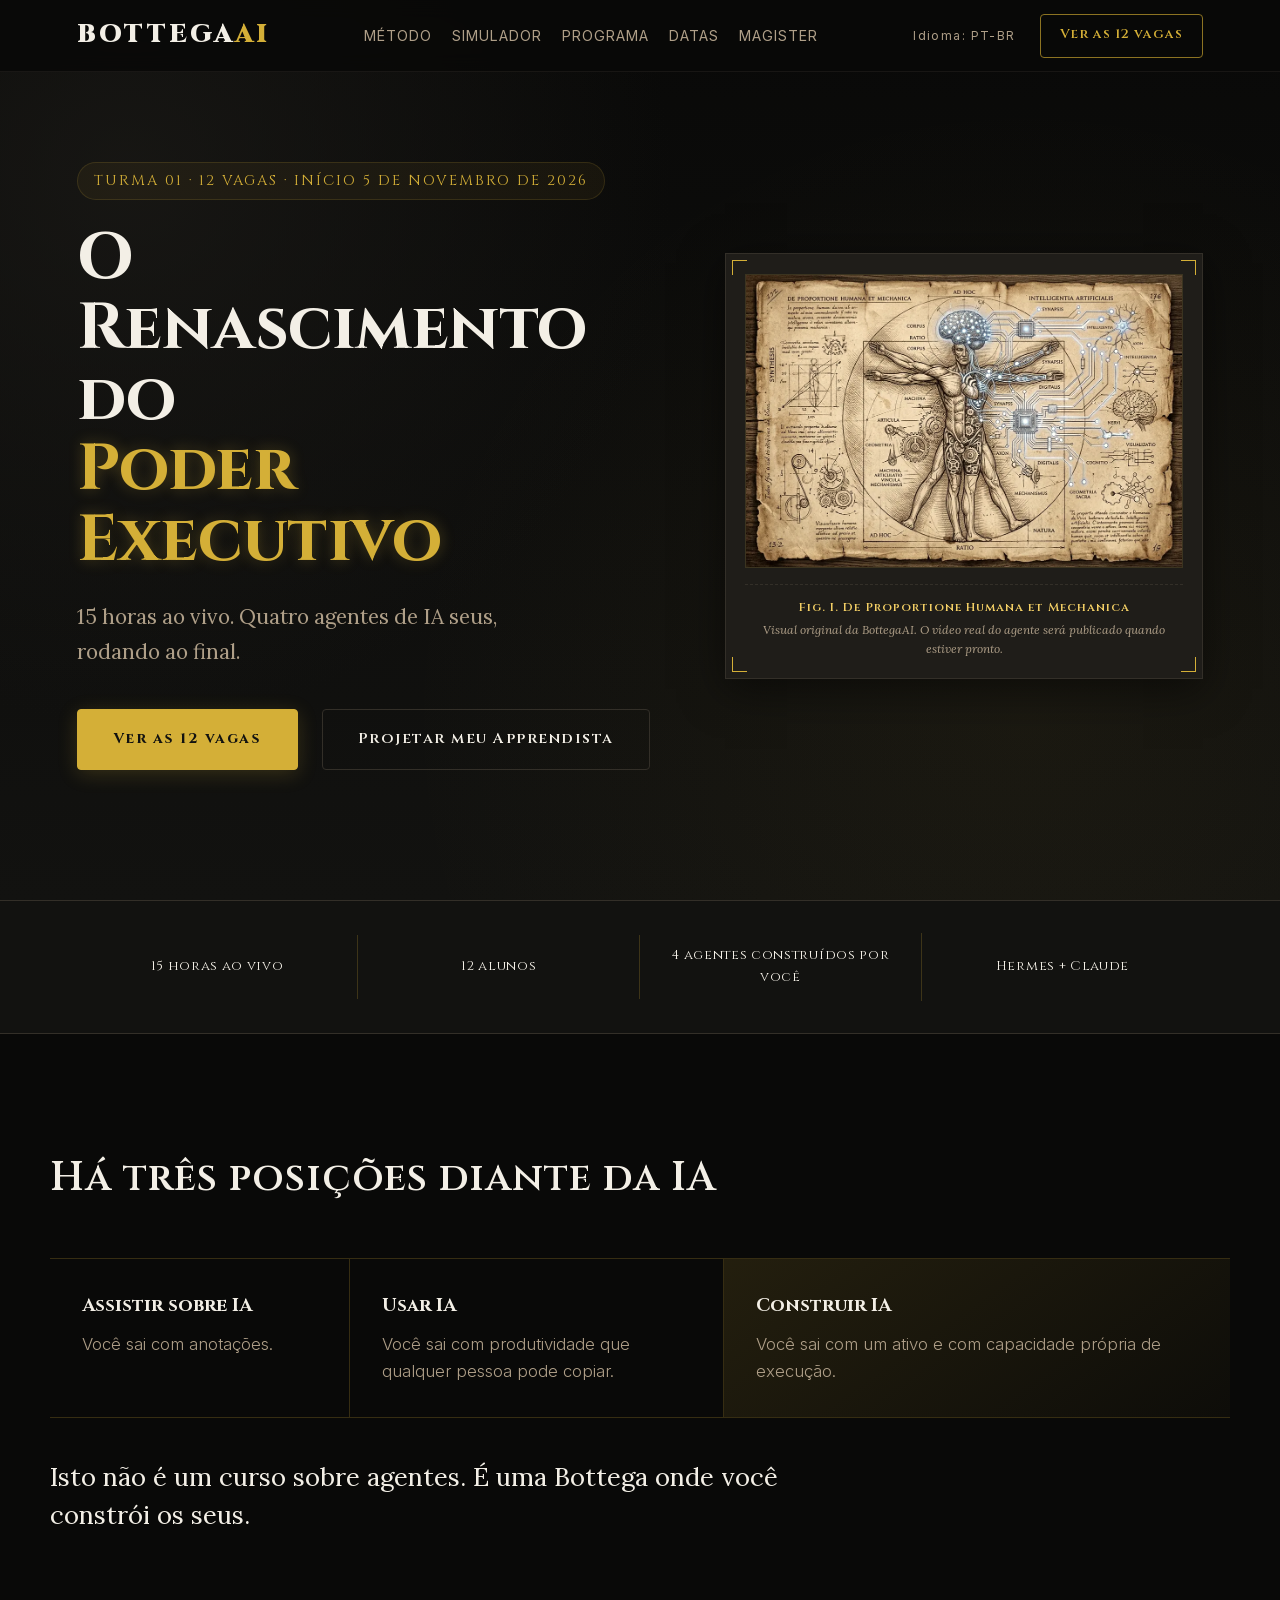
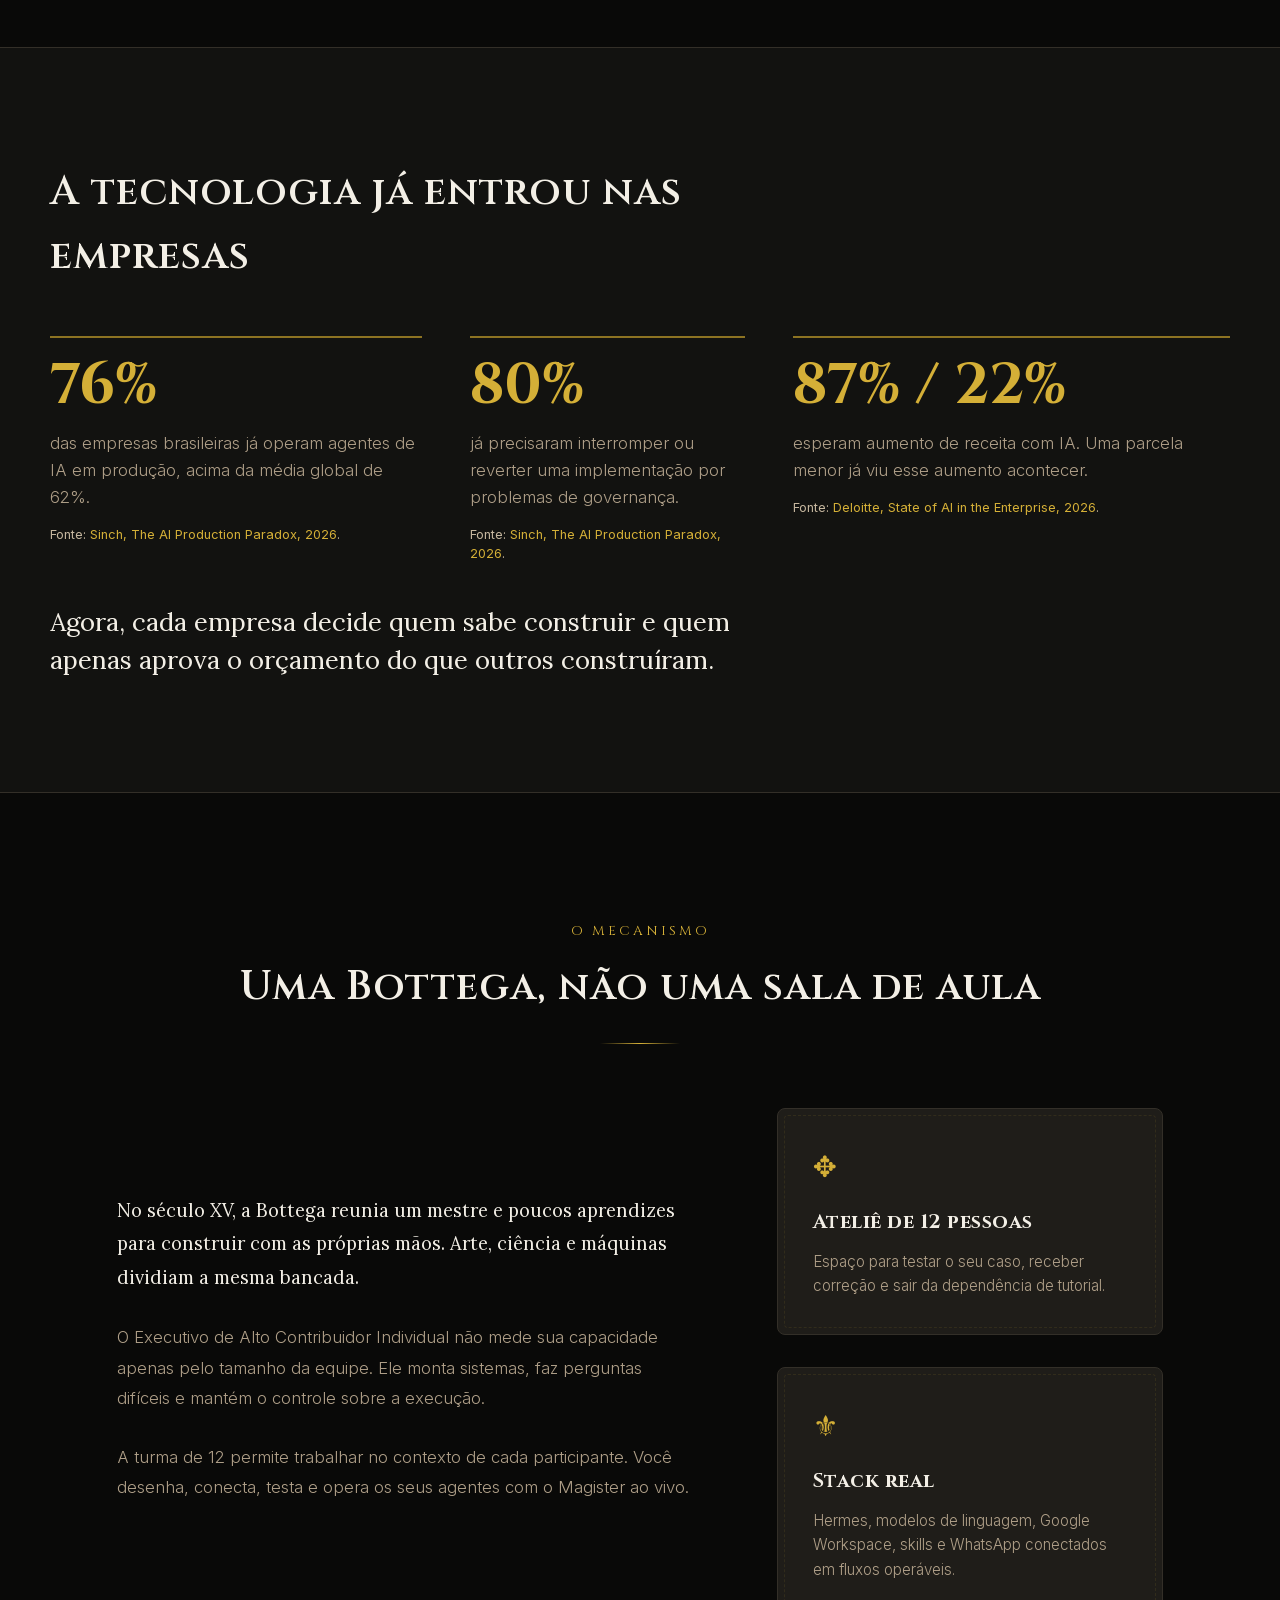
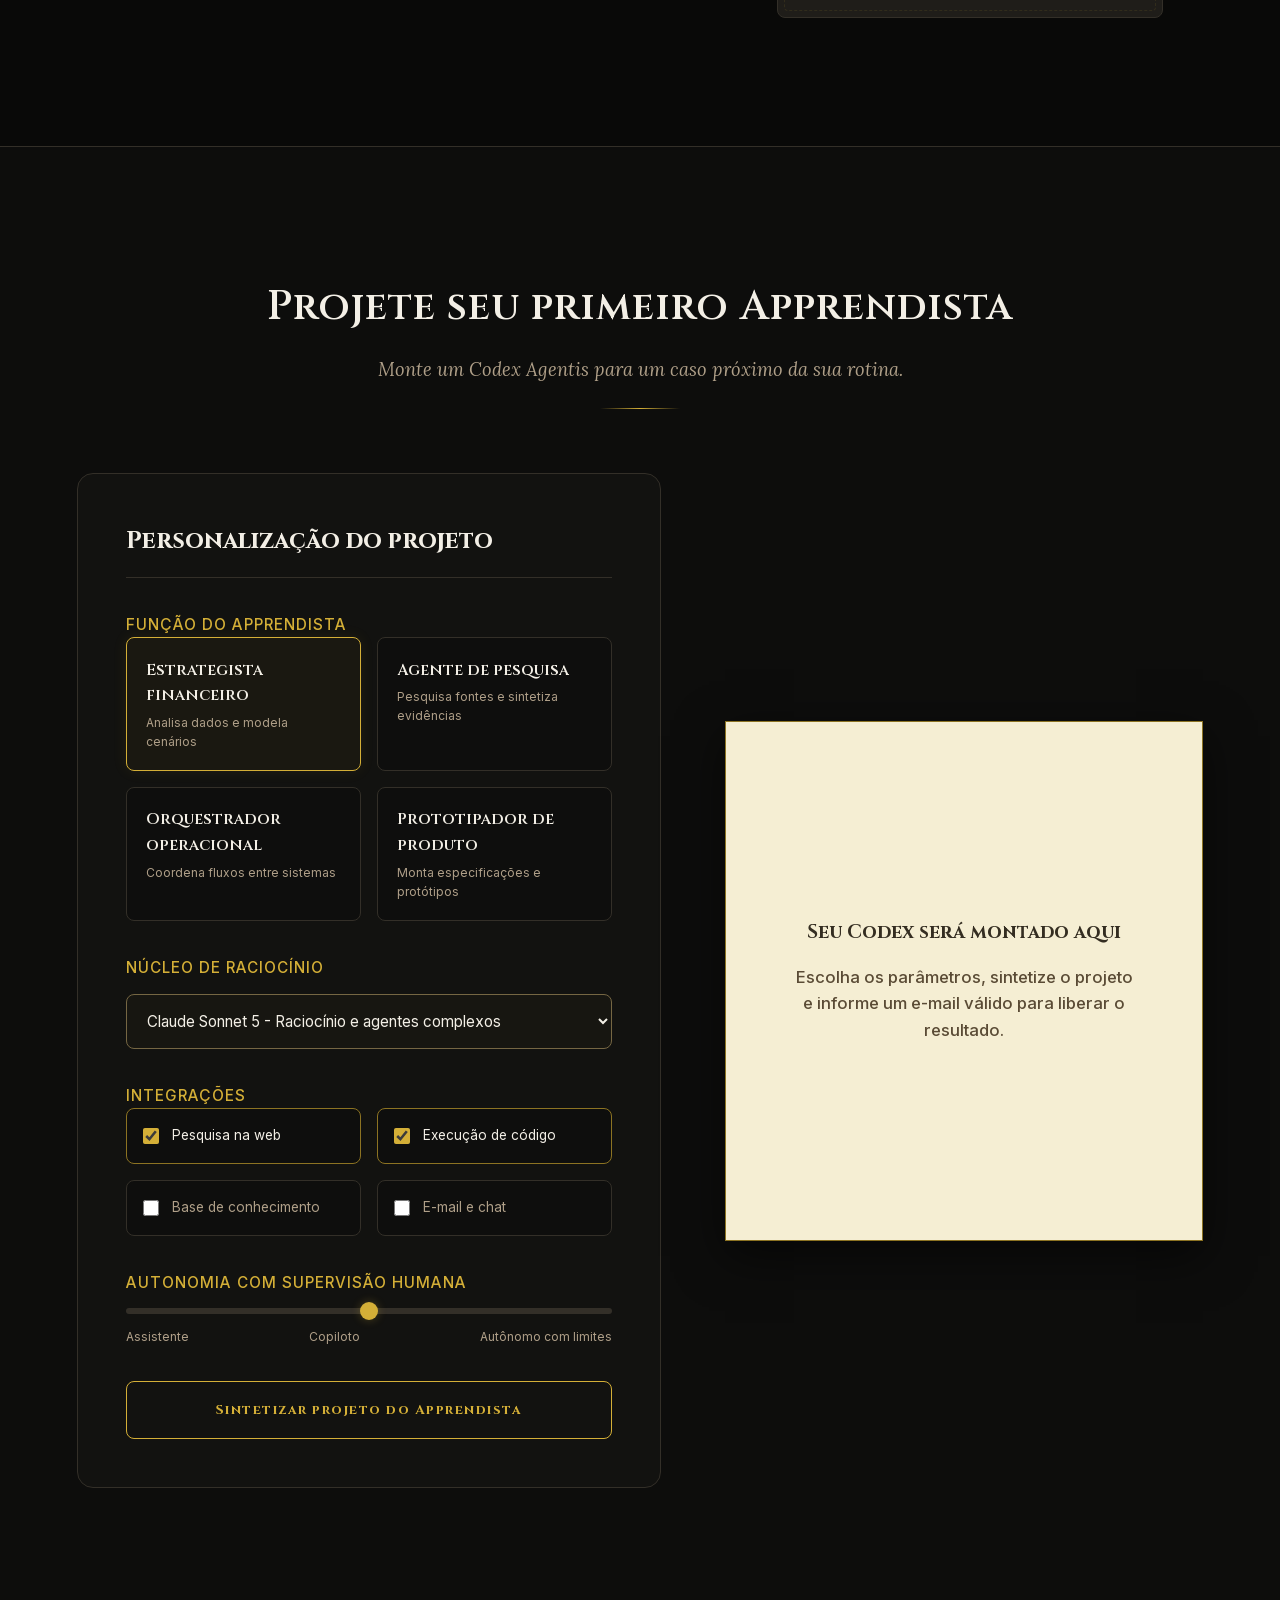
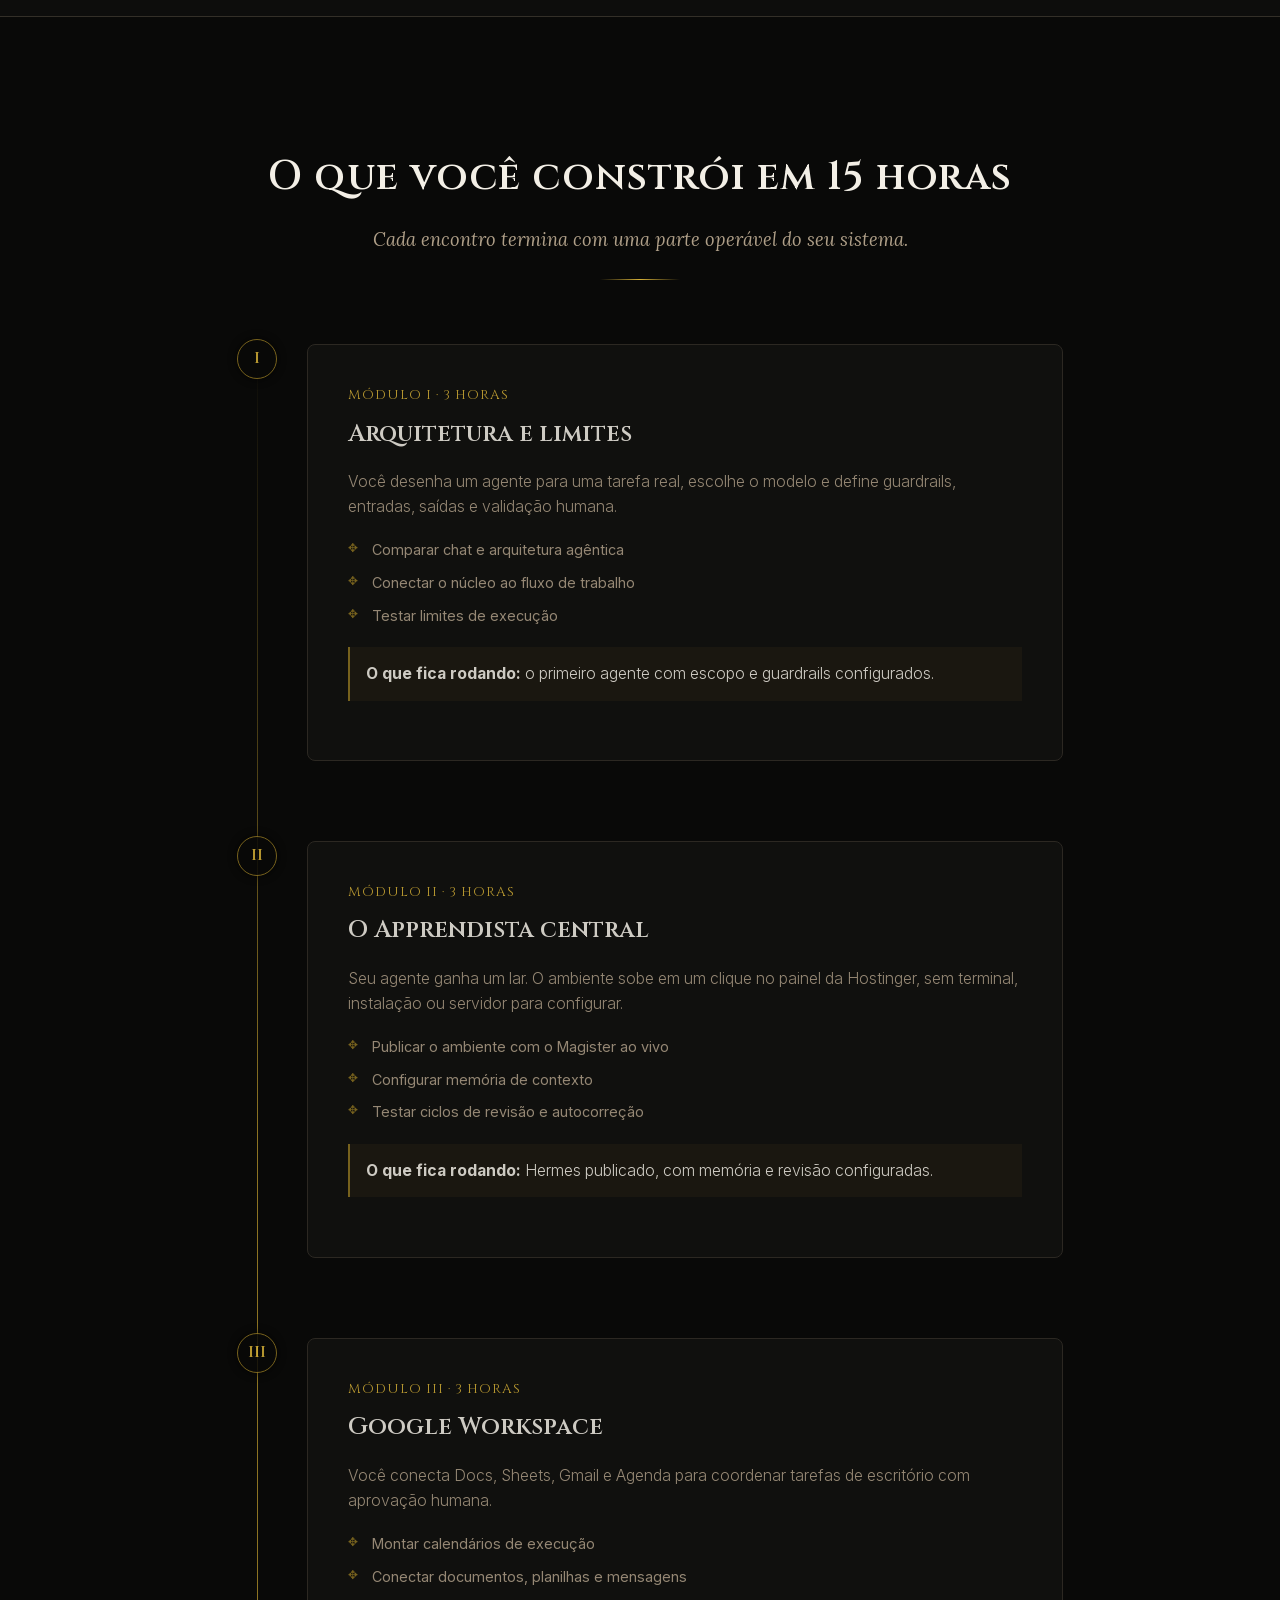
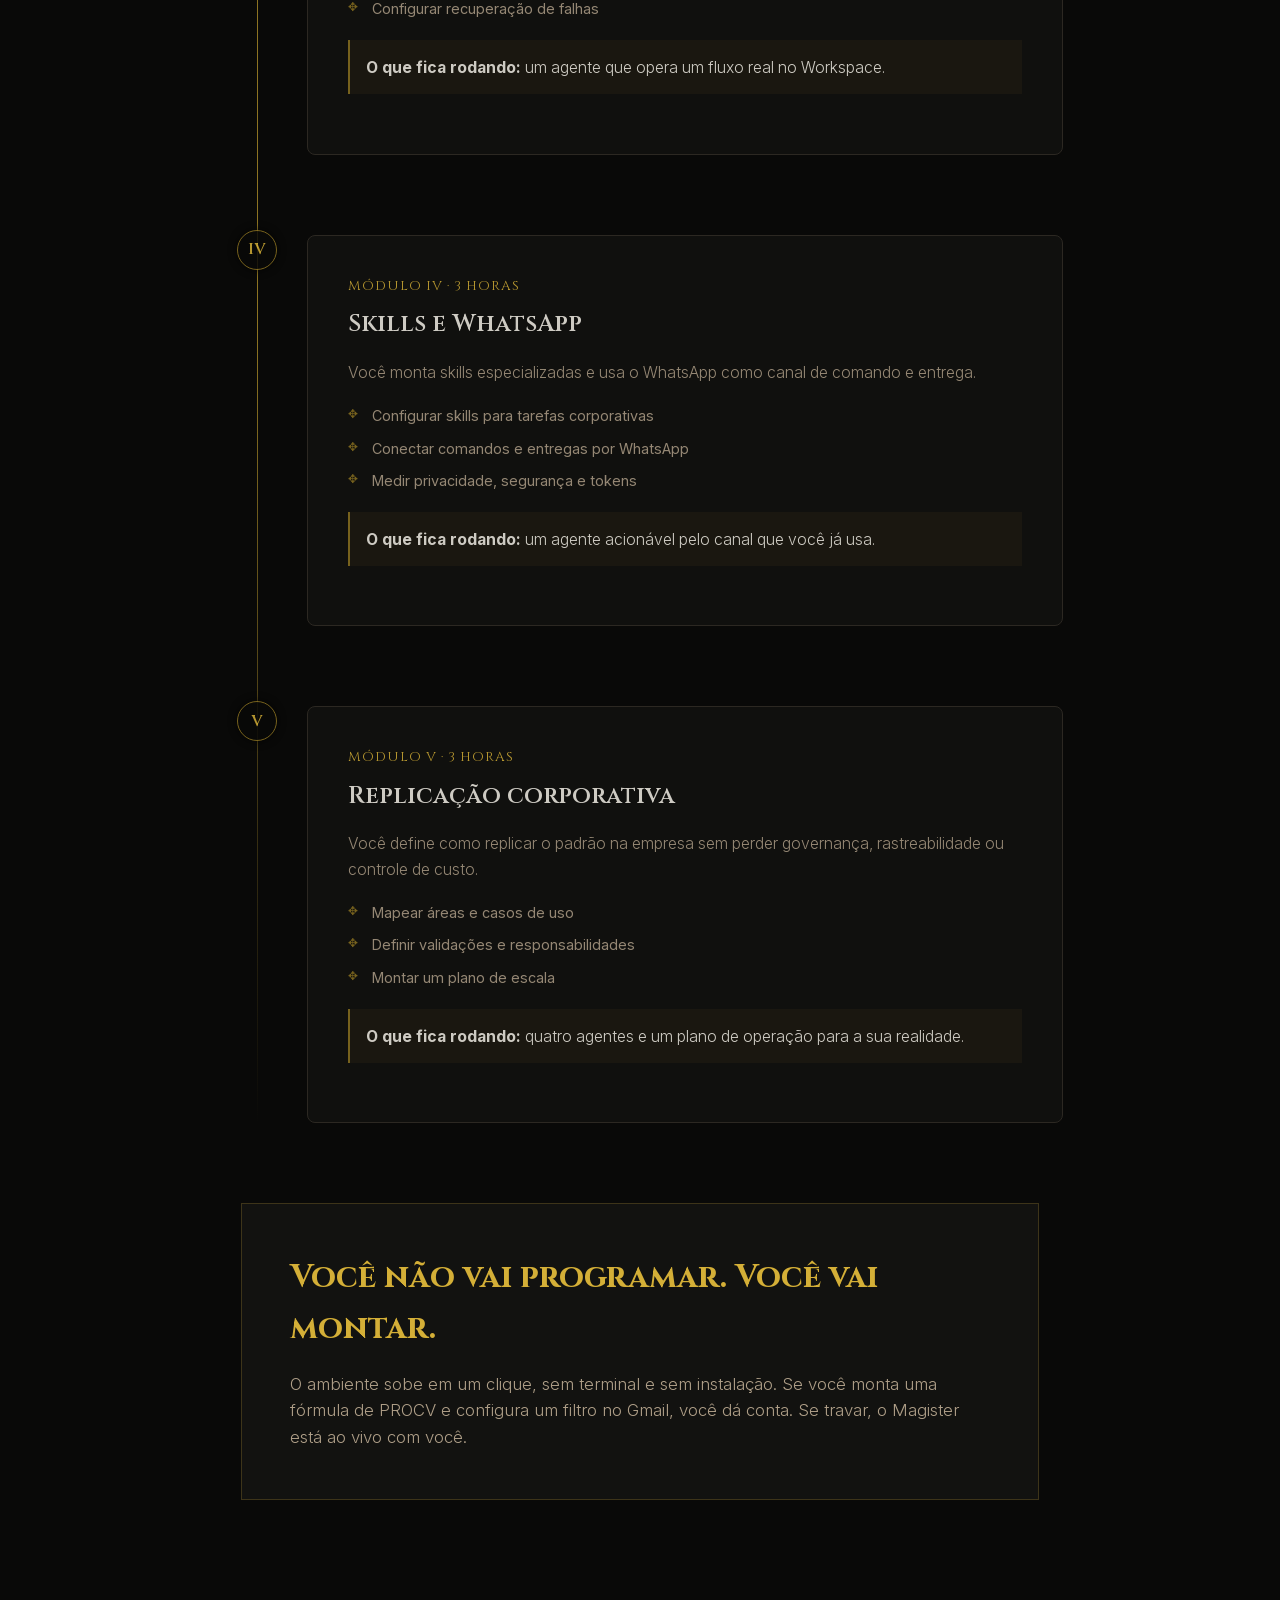
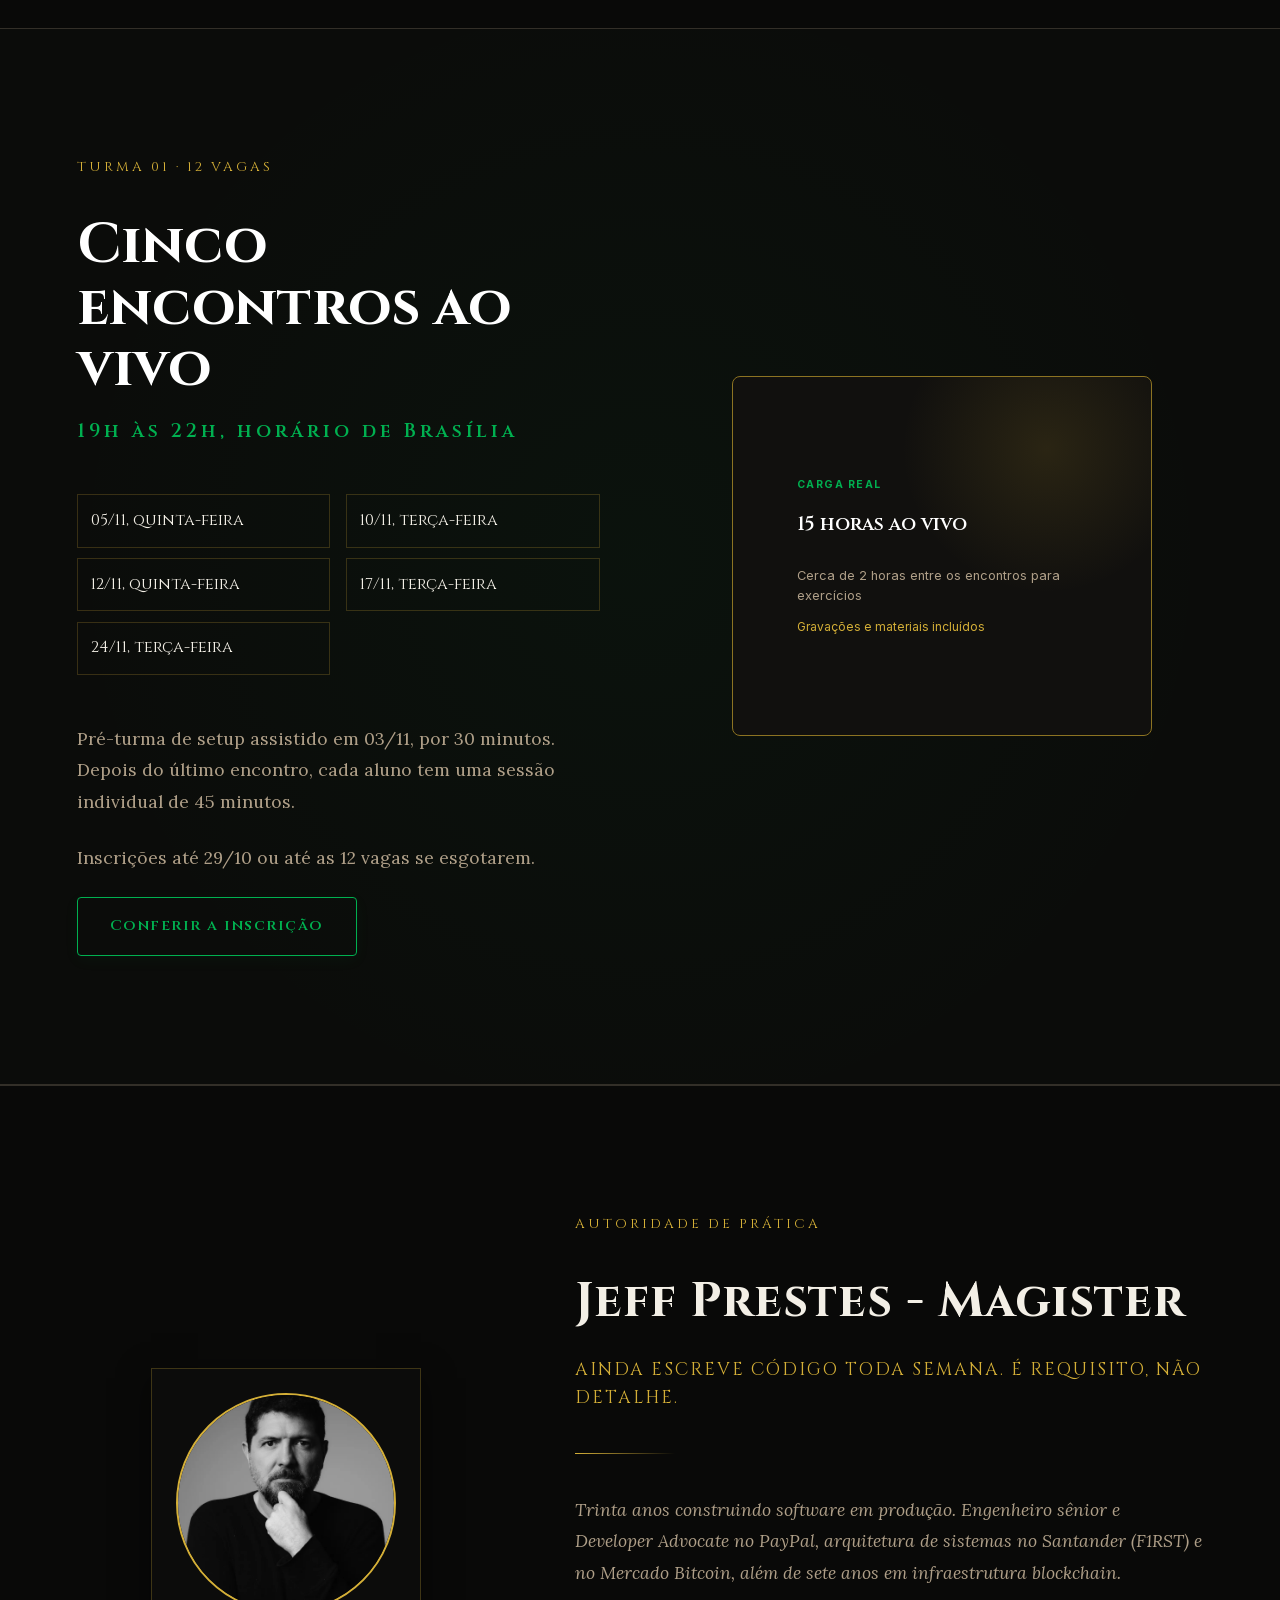
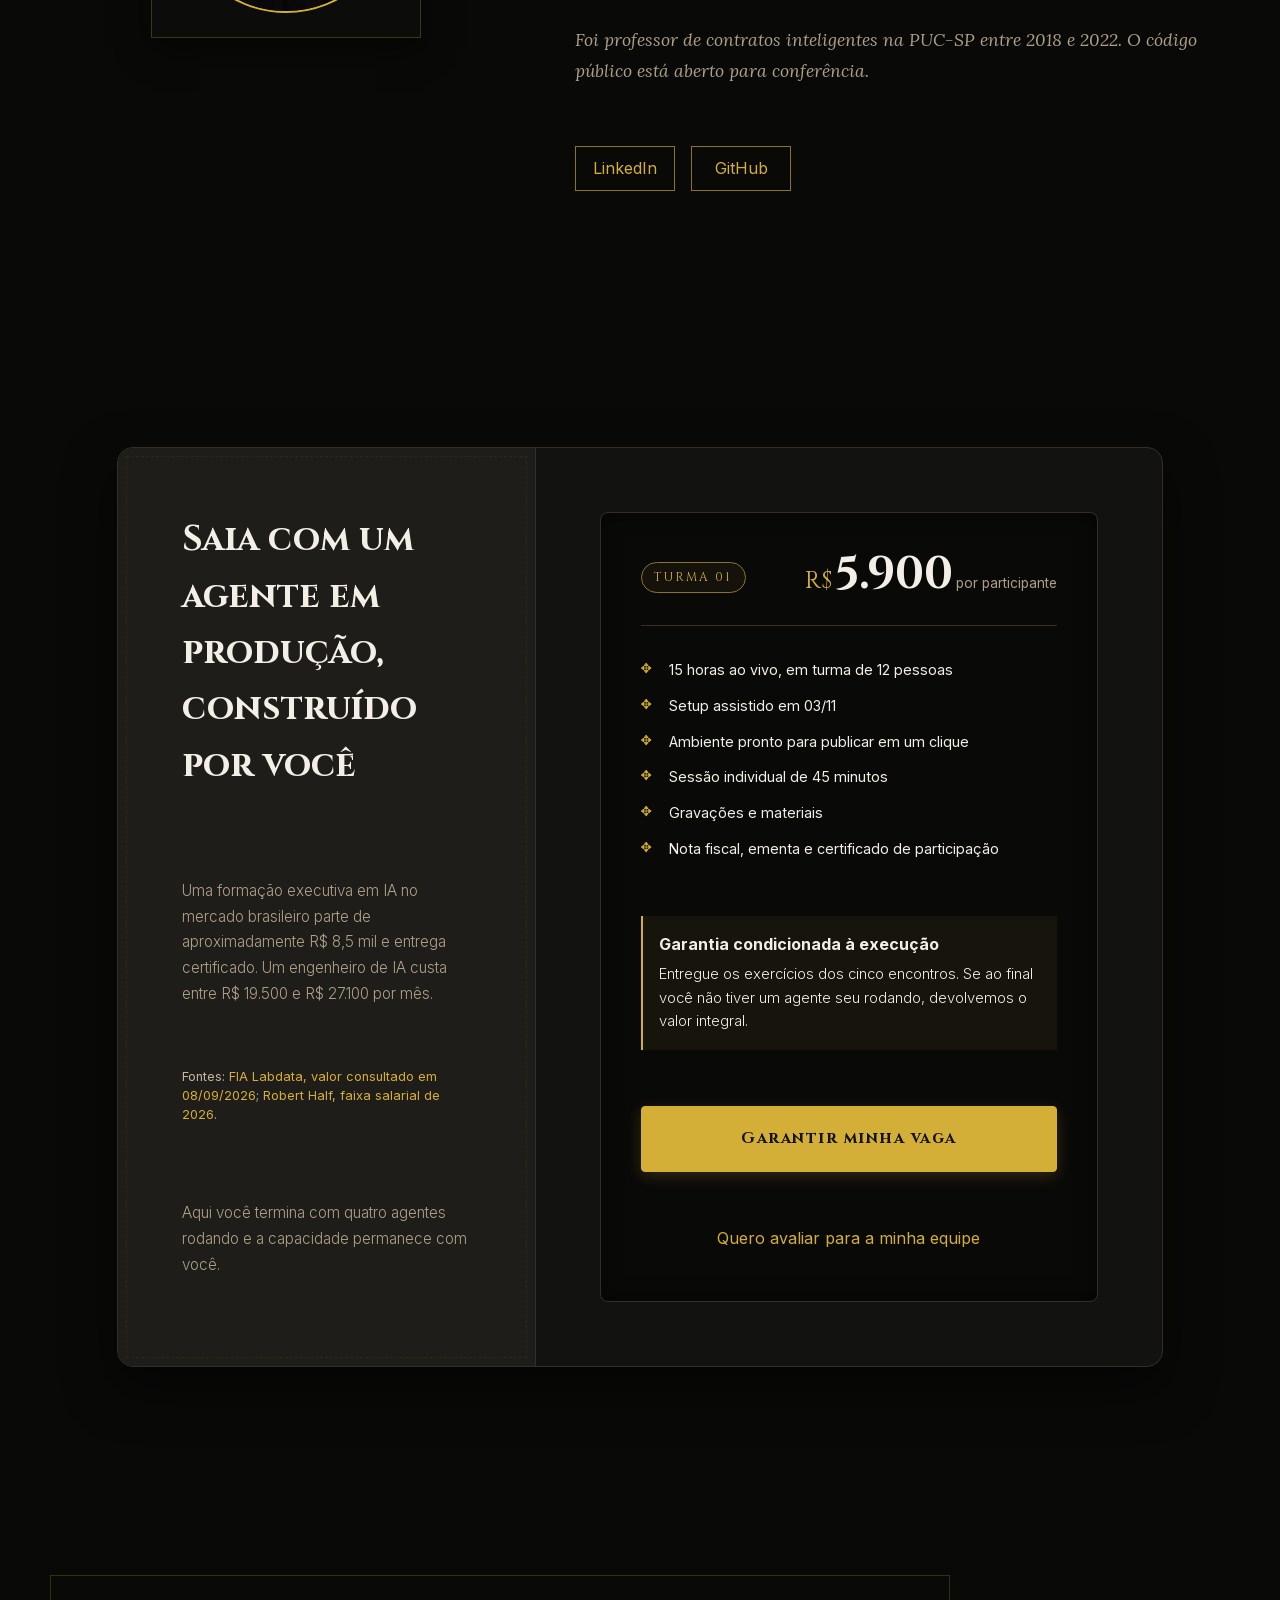
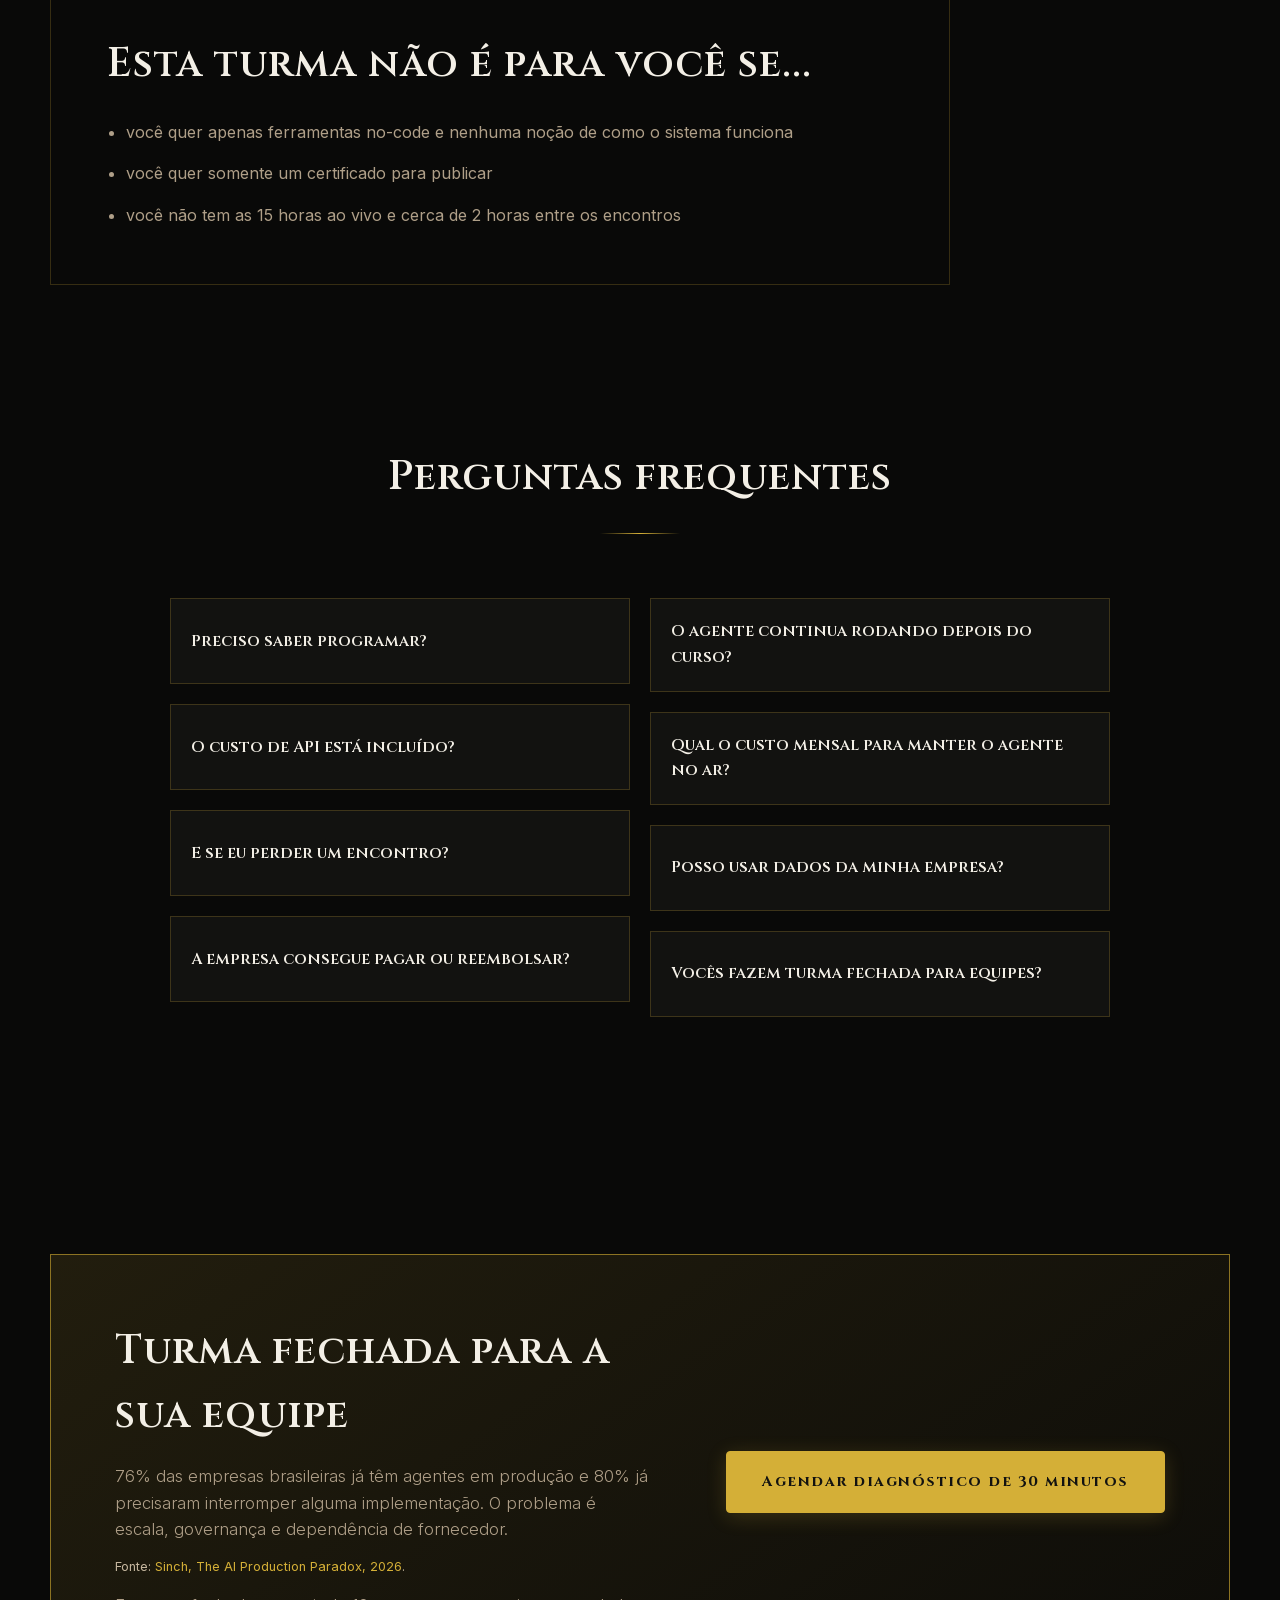
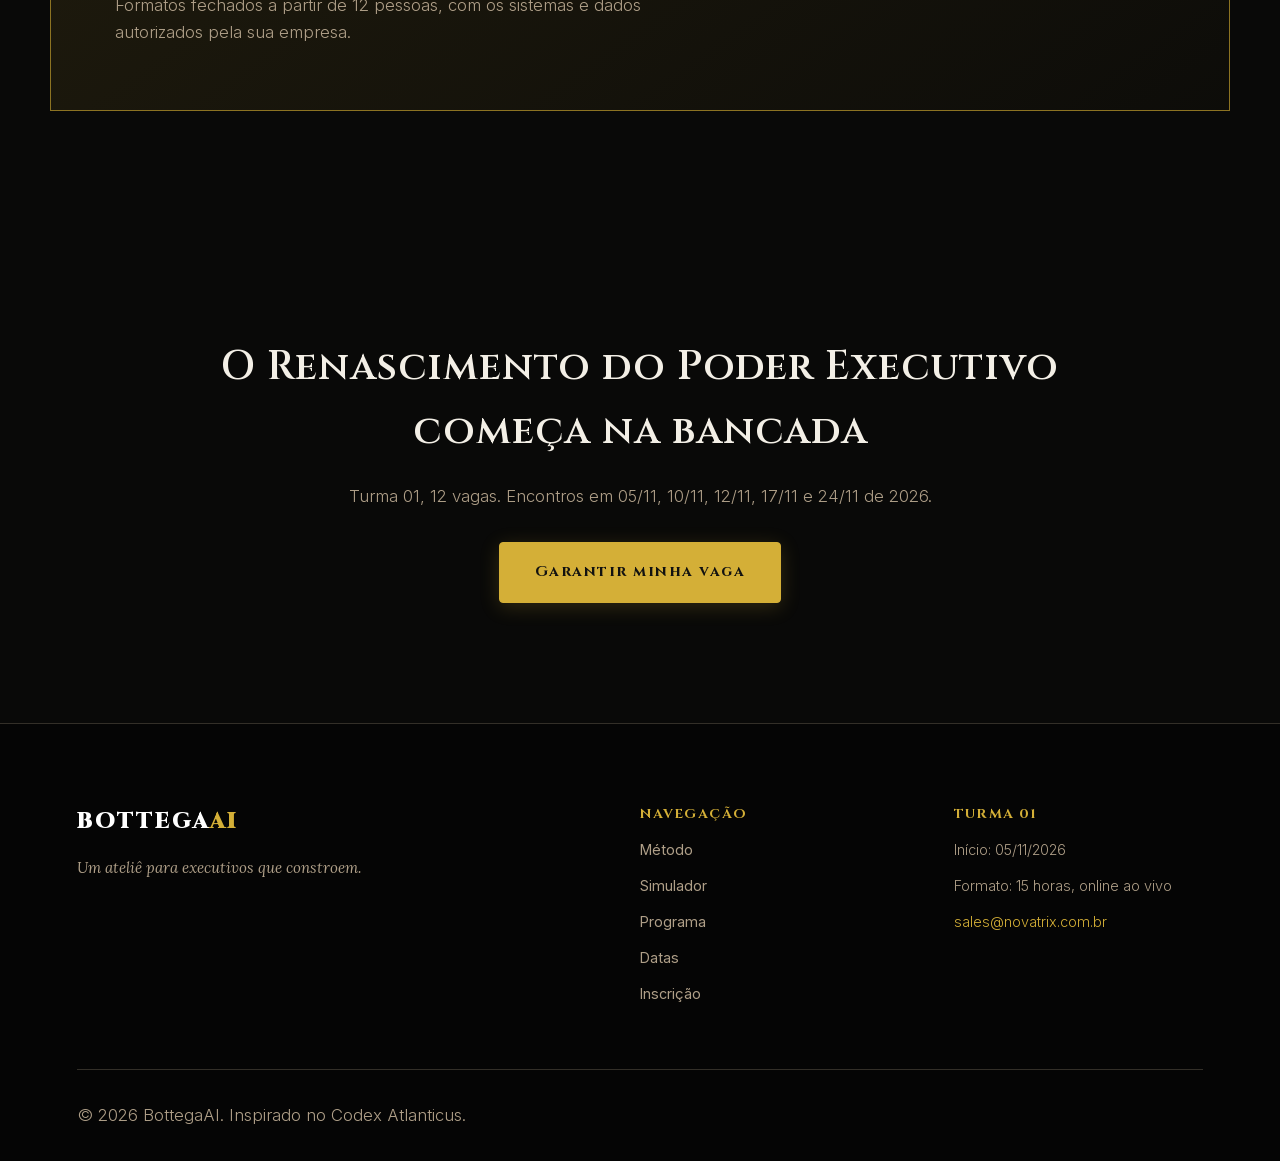
<file: index.html>
<!DOCTYPE html>
<html lang="pt-BR">
<head>
    <meta charset="UTF-8">
    <meta name="viewport" content="width=device-width, initial-scale=1.0">
    <!-- [html-validate-disable-next long-title] -->
    <title>BottegaAI - Construa seu Agente de IA · Workshop ao vivo para executivos</title>
    <meta name="description" content="Workshop online ao vivo de 15 horas para gerentes, diretores e proprietários construírem seus próprios agentes de IA. Turma de 12 pessoas. Início em 05/11/2026.">
    <meta name="robots" content="index, follow">
    <meta name="googlebot" content="index, follow">
    <meta name="theme-color" content="#090908">
    <link rel="canonical" href="https://bottegaai.academy/">
    <link rel="icon" type="image/png" href="images/favicon-64.png" sizes="64x64">

    <meta property="og:type" content="website">
    <meta property="og:url" content="https://bottegaai.academy/">
    <meta property="og:locale" content="pt_BR">
    <meta property="og:site_name" content="BottegaAI">
    <meta property="og:title" content="BottegaAI - Construa seu Agente de IA · Workshop ao vivo para executivos">
    <meta property="og:description" content="15 horas ao vivo, 12 participantes e quatro agentes construídos por você. Turma 01 começa em 05/11/2026.">
    <meta property="og:image" content="https://bottegaai.academy/images/bottegaai-workshop-turma01-1200x630.jpg">
    <meta property="og:image:secure_url" content="https://bottegaai.academy/images/bottegaai-workshop-turma01-1200x630.jpg">
    <meta property="og:image:width" content="1200">
    <meta property="og:image:height" content="630">
    <meta property="og:image:type" content="image/jpeg">
    <meta property="og:image:alt" content="BottegaAI, workshop executivo para construir agentes de IA">

    <meta name="twitter:card" content="summary_large_image">
    <meta name="twitter:title" content="BottegaAI - Construa seu Agente de IA">
    <meta name="twitter:description" content="Workshop online ao vivo para executivos. Turma de 12 pessoas, início em 05/11/2026.">
    <meta name="twitter:image" content="https://bottegaai.academy/images/bottegaai-workshop-turma01-1200x630.jpg">
    <meta name="twitter:image:alt" content="BottegaAI, workshop executivo para construir agentes de IA">

    <link rel="preload" href="fonts/cinzel-latin.woff2" as="font" type="font/woff2" crossorigin>
    <link rel="preload" href="fonts/inter-latin.woff2" as="font" type="font/woff2" crossorigin>
    <link rel="preload" href="fonts/lora-latin.woff2" as="font" type="font/woff2" crossorigin>
    <link rel="preload" href="images/da-vinci-hero-1000.webp" as="image" type="image/webp" fetchpriority="high">
    <link rel="stylesheet" href="style.css?v=20260908-turma01">

    <script type="application/ld+json">
    {
      "@context": "https://schema.org",
      "@type": "Course",
      "name": "BottegaAI - Construa seu Agente de IA",
      "description": "Workshop online ao vivo de 15 horas para gerentes, diretores e proprietários construírem quatro agentes de IA aplicados ao próprio contexto.",
      "url": "https://bottegaai.academy/",
      "inLanguage": "pt-BR",
      "courseMode": "online",
      "startDate": "2026-11-05",
      "endDate": "2026-11-24",
      "provider": {
        "@type": "Organization",
        "name": "BottegaAI",
        "url": "https://bottegaai.academy/"
      },
      "hasCourseInstance": {
        "@type": "CourseInstance",
        "name": "Turma 01",
        "courseMode": "Online",
        "startDate": "2026-11-05T19:00:00-03:00",
        "endDate": "2026-11-24T22:00:00-03:00",
        "instructor": {
          "@type": "Person",
          "name": "Jeff Prestes",
          "url": "https://github.com/jeffprestes"
        },
        "offers": {
          "@type": "Offer",
          "url": "https://buy.stripe.com/28EcMYaTy2wUeDV4RibMQ00",
          "price": "5900",
          "priceCurrency": "BRL",
          "priceValidUntil": "2026-10-29",
          "availability": "https://schema.org/LimitedAvailability",
          "validFrom": "2026-10-08"
        }
      },
      "offers": {
        "@type": "Offer",
        "url": "https://buy.stripe.com/28EcMYaTy2wUeDV4RibMQ00",
        "price": "5900",
        "priceCurrency": "BRL",
        "priceValidUntil": "2026-10-29",
        "availability": "https://schema.org/LimitedAvailability"
      }
    }
    </script>
    <script type="application/ld+json">
    {
      "@context": "https://schema.org",
      "@type": "FAQPage",
      "mainEntity": [
        {"@type":"Question","name":"Preciso saber programar?","acceptedAnswer":{"@type":"Answer","text":"Não. Você vai montar, conectar, configurar, testar e medir. Se você monta uma fórmula de PROCV e configura um filtro no Gmail, tem a base necessária."}},
        {"@type":"Question","name":"O custo de API está incluído?","acceptedAnswer":{"@type":"Answer","text":"Não. Cada participante usa suas próprias contas e acompanha o consumo. Os custos variam conforme modelo, volume e frequência de uso."}},
        {"@type":"Question","name":"E se eu perder um encontro?","acceptedAnswer":{"@type":"Answer","text":"Você terá a gravação e os materiais. A sessão individual também pode ser usada para recuperar a aplicação ao seu caso."}},
        {"@type":"Question","name":"A empresa consegue pagar ou reembolsar?","acceptedAnswer":{"@type":"Answer","text":"Sim. A BottegaAI fornece nota fiscal, ementa e certificado de participação. Confirme previamente as regras internas da sua empresa."}},
        {"@type":"Question","name":"O agente continua rodando depois do curso?","acceptedAnswer":{"@type":"Answer","text":"Sim. O ambiente e as contas ficam sob seu controle. Você decide onde manter o agente e quais integrações permanecem ativas."}},
        {"@type":"Question","name":"Qual o custo mensal para manter o agente no ar?","acceptedAnswer":{"@type":"Answer","text":"Depende da hospedagem, do modelo e do uso. Durante o workshop você configura limites e aprende a medir os custos, sem promessa de valor fixo."}},
        {"@type":"Question","name":"Posso usar dados da minha empresa?","acceptedAnswer":{"@type":"Answer","text":"Somente com autorização da sua empresa e respeitando suas políticas. Os exercícios podem usar dados sintéticos ou anonimizados. Nenhum dado sensível é obrigatório."}},
        {"@type":"Question","name":"Vocês fazem turma fechada para equipes?","acceptedAnswer":{"@type":"Answer","text":"Sim. Há formatos corporativos a partir de 12 participantes, definidos após um diagnóstico de 30 minutos."}}
      ]
    }
    </script>
</head>
<body class="turma01-page">
    <a class="skip-link" href="#main-content">Ir para o conteúdo principal</a>

    <header class="main-header" id="header-section">
        <a class="logo" href="#hero-section" aria-label="BottegaAI, início">
            <span class="logo-text">BOTTEGA<span class="gold-text">AI</span></span>
        </a>
        <nav class="nav-menu" id="navigation-menu" aria-label="Navegação principal">
            <a href="#philosophy" class="nav-link">Método</a>
            <a href="#simulator" class="nav-link">Simulador</a>
            <a href="#curriculum" class="nav-link">Programa</a>
            <a href="#venue" class="nav-link">Datas</a>
            <a href="#magister" class="nav-link">Magister</a>
        </nav>
        <div class="header-right">
            <span class="page-language" id="language-switcher">Idioma: PT-BR</span>
            <a href="#register" class="cta-button-nav" id="nav-cta">Ver as 12 vagas</a>
        </div>
    </header>

    <main id="main-content">
        <section class="hero-section" id="hero-section" aria-labelledby="main-hero-title">
            <div class="hero-content">
                <div class="date-badge" id="hero-date-badge">TURMA 01 · 12 VAGAS · INÍCIO 5 DE NOVEMBRO DE 2026</div>
                <h1 class="hero-title" id="main-hero-title">O Renascimento do <span class="gold-text-glow">Poder Executivo</span></h1>
                <p class="hero-subtitle">15 horas ao vivo. Quatro agentes de IA seus, rodando ao final.</p>
                <div class="hero-actions">
                    <a href="#register" class="cta-button-primary" id="hero-cta-apply">Ver as 12 vagas</a>
                    <a href="#simulator" class="cta-button-secondary" id="hero-cta-explore">Projetar meu Apprendista</a>
                </div>
            </div>
            <div class="hero-visual">
                <div class="sketch-frame">
                    <div class="gold-border-corner top-left"></div><div class="gold-border-corner top-right"></div>
                    <div class="gold-border-corner bottom-left"></div><div class="gold-border-corner bottom-right"></div>
                    <!-- TODO: substituir o visual abaixo pelo vídeo real do agente, muted autoplay loop playsinline, quando o arquivo existir. -->
                    <img src="images/da-vinci-hero-1000.webp" width="1000" height="671" alt="Ilustração renascentista De Proportione Humana et Mechanica, com figura humana e elementos mecânicos" class="sketch-image" id="hero-sketch-img" fetchpriority="high">
                    <div class="sketch-caption">
                        <span class="caption-title">Fig. I. De Proportione Humana et Mechanica</span>
                        <p>Visual original da BottegaAI. O vídeo real do agente será publicado quando estiver pronto.</p>
                    </div>
                </div>
            </div>
        </section>

        <section class="metric-bar" id="countdown-bar" aria-label="Resumo do workshop">
            <div class="metric-container compact-facts">
                <span>15 horas ao vivo</span><span>12 alunos</span><span>4 agentes construídos por você</span><span>Hermes + Claude</span>
            </div>
        </section>

        <section class="contrast-section content-section" aria-labelledby="contrast-title">
            <div class="section-header left-header">
                <h2 class="section-title" id="contrast-title">Há três posições diante da IA</h2>
            </div>
            <div class="contrast-grid">
                <article><h3>Assistir sobre IA</h3><p>Você sai com anotações.</p></article>
                <article><h3>Usar IA</h3><p>Você sai com produtividade que qualquer pessoa pode copiar.</p></article>
                <article class="contrast-active"><h3>Construir IA</h3><p>Você sai com um ativo e com capacidade própria de execução.</p></article>
            </div>
            <p class="section-closing">Isto não é um curso sobre agentes. É uma Bottega onde você constrói os seus.</p>
        </section>

        <section class="state-section content-section" aria-labelledby="state-title">
            <div class="section-header left-header">
                <h2 class="section-title" id="state-title">A tecnologia já entrou nas empresas</h2>
            </div>
            <div class="state-grid">
                <article><strong>76%</strong><p>das empresas brasileiras já operam agentes de IA em produção, acima da média global de 62%.</p><small class="source">Fonte: <a href="https://sinch.com/news/sinch-releases-ai-production-paradox/" rel="noopener noreferrer">Sinch, The AI Production Paradox, 2026</a>.</small></article>
                <article><strong>80%</strong><p>já precisaram interromper ou reverter uma implementação por problemas de governança.</p><small class="source">Fonte: <a href="https://sinch.com/news/sinch-releases-ai-production-paradox/" rel="noopener noreferrer">Sinch, The AI Production Paradox, 2026</a>.</small></article>
                <article><strong>87% / 22%</strong><p>esperam aumento de receita com IA. Uma parcela menor já viu esse aumento acontecer.</p><small class="source">Fonte: <a href="https://www.deloitte.com/br/pt/about/press-room/state-of-ai-2026.html" rel="noopener noreferrer">Deloitte, State of AI in the Enterprise, 2026</a>.</small></article>
            </div>
            <p class="section-closing">Agora, cada empresa decide quem sabe construir e quem apenas aprova o orçamento do que outros construíram.</p>
        </section>

        <section class="philosophy-section" id="philosophy" aria-labelledby="philosophy-title">
            <div class="section-header">
                <span class="section-tagline">O MECANISMO</span>
                <h2 class="section-title" id="philosophy-title">Uma Bottega, não uma sala de aula</h2>
                <div class="gold-divider"></div>
            </div>
            <div class="philosophy-grid">
                <div class="philosophy-text" id="philosophy-text-container">
                    <p class="drop-cap-p">No século XV, a Bottega reunia um mestre e poucos aprendizes para construir com as próprias mãos. Arte, ciência e máquinas dividiam a mesma bancada.</p>
                    <p>O Executivo de Alto Contribuidor Individual não mede sua capacidade apenas pelo tamanho da equipe. Ele monta sistemas, faz perguntas difíceis e mantém o controle sobre a execução.</p>
                    <p>A turma de 12 permite trabalhar no contexto de cada participante. Você desenha, conecta, testa e opera os seus agentes com o Magister ao vivo.</p>
                </div>
                <div class="philosophy-cards">
                    <article class="parchment-card" id="card-guild"><div class="card-icon" aria-hidden="true">✥</div><h3 class="card-title">Ateliê de 12 pessoas</h3><p>Espaço para testar o seu caso, receber correção e sair da dependência de tutorial.</p></article>
                    <article class="parchment-card" id="card-apprentice"><div class="card-icon" aria-hidden="true">⚜</div><h3 class="card-title">Stack real</h3><p>Hermes, modelos de linguagem, Google Workspace, skills e WhatsApp conectados em fluxos operáveis.</p></article>
                </div>
            </div>
        </section>

        <section class="simulator-section" id="simulator" aria-labelledby="sim-title">
            <div class="section-header">
                <h2 class="section-title" id="sim-title">Projete seu primeiro Apprendista</h2>
                <p class="section-subtitle">Monte um Codex Agentis para um caso próximo da sua rotina.</p>
                <div class="gold-divider"></div>
            </div>
            <div class="simulator-container">
                <form class="simulator-controls" id="sim-controls" novalidate>
                    <h3 class="controls-title">Personalização do projeto</h3>
                    <fieldset class="control-group">
                        <legend class="control-label">Função do Apprendista</legend>
                        <div class="radio-grid" id="archetype-grid">
                            <label class="radio-option active"><input type="radio" name="archetype" value="analyst" checked><span class="radio-title">Estrategista financeiro</span><span class="radio-desc">Analisa dados e modela cenários</span></label>
                            <label class="radio-option"><input type="radio" name="archetype" value="researcher"><span class="radio-title">Agente de pesquisa</span><span class="radio-desc">Pesquisa fontes e sintetiza evidências</span></label>
                            <label class="radio-option"><input type="radio" name="archetype" value="operations"><span class="radio-title">Orquestrador operacional</span><span class="radio-desc">Coordena fluxos entre sistemas</span></label>
                            <label class="radio-option"><input type="radio" name="archetype" value="product"><span class="radio-title">Prototipador de produto</span><span class="radio-desc">Monta especificações e protótipos</span></label>
                        </div>
                    </fieldset>
                    <div class="control-group">
                        <label class="control-label" for="sim-llm-select">Núcleo de raciocínio</label>
                        <select class="custom-select" id="sim-llm-select" name="llm"></select>
                    </div>
                    <fieldset class="control-group">
                        <legend class="control-label">Integrações</legend>
                        <div class="checkbox-grid">
                            <label class="checkbox-option active"><input type="checkbox" id="tool-search" data-tool="Pesquisa na web" checked><span>Pesquisa na web</span></label>
                            <label class="checkbox-option active"><input type="checkbox" id="tool-code" data-tool="Execução de código" checked><span>Execução de código</span></label>
                            <label class="checkbox-option"><input type="checkbox" id="tool-db" data-tool="Base de conhecimento"><span>Base de conhecimento</span></label>
                            <label class="checkbox-option"><input type="checkbox" id="tool-email" data-tool="E-mail e chat"><span>E-mail e chat</span></label>
                        </div>
                    </fieldset>
                    <div class="control-group">
                        <label class="control-label" for="autonomy-range">Autonomia com supervisão humana</label>
                        <input type="range" min="1" max="3" value="2" class="custom-range" id="autonomy-range" name="autonomy" aria-describedby="autonomy-help">
                        <div class="range-labels" id="autonomy-help"><span>Assistente</span><span>Copiloto</span><span>Autônomo com limites</span></div>
                    </div>
                    <button type="button" class="btn-synthesize" id="btn-synthesize-agent">Sintetizar projeto do Apprendista</button>

                    <div class="email-gate" id="email-gate" hidden>
                        <h3>Onde liberamos o seu Codex Agentis?</h3>
                        <p>Digite um e-mail válido. Nesta versão estática, o endereço não é enviado nem armazenado em servidor.</p>
                        <label for="sim-email">E-mail profissional</label>
                        <input type="email" id="sim-email" name="email" autocomplete="email" required aria-describedby="email-help email-error">
                        <small id="email-help">O resultado será liberado somente nesta tela.</small>
                        <label class="consent-option"><input type="checkbox" id="sim-consent" required> Concordo com o uso do e-mail para liberar este resultado, conforme informado acima.</label>
                        <p class="form-error" id="email-error" role="alert" aria-live="polite"></p>
                        <button type="submit" class="cta-button-primary" id="email-submit">Receber meu Codex</button>
                        <p class="capture-status" id="capture-status" role="status" aria-live="polite"></p>
                    </div>
                </form>

                <div class="simulator-preview" aria-live="polite">
                    <div class="codex-locked" id="codex-locked"><h3>Seu Codex será montado aqui</h3><p>Escolha os parâmetros, sintetize o projeto e informe um e-mail válido para liberar o resultado.</p></div>
                    <div class="parchment-sheet" id="codex-result" hidden>
                        <div class="blueprint-header"><span class="blueprint-serial">CODEX AGENTIS</span><span class="blueprint-stamp">PROJETO</span></div>
                        <div class="blueprint-body" id="blueprint-output">
                            <div class="blueprint-title-block"><h4 class="blueprint-agent-title">Estrategista financeiro</h4><div class="blueprint-line"></div></div>
                            <div class="blueprint-sketch-wrapper" aria-hidden="true"><svg class="blueprint-svg-animation" viewBox="0 0 100 100" focusable="false"><circle cx="50" cy="50" r="40" stroke="currentColor" stroke-width="0.5" fill="none" stroke-dasharray="2,2"/><circle cx="50" cy="50" r="30" stroke="currentColor" stroke-width="0.25" fill="none"/><line x1="10" y1="50" x2="90" y2="50" stroke="currentColor" stroke-width="0.25"/><line x1="50" y1="10" x2="50" y2="90" stroke="currentColor" stroke-width="0.25"/><circle cx="50" cy="50" r="10" stroke="currentColor" stroke-width="1" fill="none" id="core-circle"/><path d="M25 25 L50 50 L75 25 M25 75 L50 50 L75 75" stroke="currentColor" stroke-width="0.5" fill="none"/></svg></div>
                            <div class="blueprint-details-grid">
                                <div class="blueprint-meta"><span class="meta-label">Núcleo:</span><span class="meta-val" id="meta-engine"></span></div>
                                <div class="blueprint-meta"><span class="meta-label">Autonomia:</span><span class="meta-val" id="meta-autonomy"></span></div>
                                <div class="blueprint-meta"><span class="meta-label">Integrações:</span><span class="meta-val" id="meta-tools"></span></div>
                            </div>
                            <div class="blueprint-description"><h5>FUNÇÃO DO APPRENDISTA</h5><p id="blueprint-desc-text"></p></div>
                            <p class="estimate-heading">Estimativas do simulador</p>
                            <div class="blueprint-metrics">
                                <div class="blu-metric"><span class="blu-metric-num" id="metric-hours">0</span><span class="blu-metric-lbl">horas por semana</span></div>
                                <div class="blu-metric"><span class="blu-metric-num" id="metric-roi">0x</span><span class="blu-metric-lbl">índice de alavancagem</span></div>
                            </div>
                            <p class="estimate-note">Estimativa gerada por este simulador com base nos parâmetros escolhidos. Não é resultado medido nem promessa de produtividade.</p>
                        </div>
                    </div>
                </div>
            </div>
        </section>

        <section class="curriculum-section" id="curriculum" aria-labelledby="curriculum-title">
            <div class="section-header"><h2 class="section-title" id="curriculum-title">O que você constrói em 15 horas</h2><p class="section-subtitle">Cada encontro termina com uma parte operável do seu sistema.</p><div class="gold-divider"></div></div>
            <div class="curriculum-timeline">
                <article class="timeline-item" id="curric-1"><div class="timeline-number">I</div><div class="timeline-content"><span class="timeline-time">MÓDULO I · 3 HORAS</span><h3 class="timeline-title">Arquitetura e limites</h3><p>Você desenha um agente para uma tarefa real, escolhe o modelo e define guardrails, entradas, saídas e validação humana.</p><ul class="timeline-list"><li>Comparar chat e arquitetura agêntica</li><li>Conectar o núcleo ao fluxo de trabalho</li><li>Testar limites de execução</li></ul><p class="artifact-line"><strong>O que fica rodando:</strong> o primeiro agente com escopo e guardrails configurados.</p></div></article>
                <article class="timeline-item" id="curric-2"><div class="timeline-number">II</div><div class="timeline-content"><span class="timeline-time">MÓDULO II · 3 HORAS</span><h3 class="timeline-title">O Apprendista central</h3><p>Seu agente ganha um lar. O ambiente sobe em um clique no painel da Hostinger, sem terminal, instalação ou servidor para configurar.</p><ul class="timeline-list"><li>Publicar o ambiente com o Magister ao vivo</li><li>Configurar memória de contexto</li><li>Testar ciclos de revisão e autocorreção</li></ul><p class="artifact-line"><strong>O que fica rodando:</strong> Hermes publicado, com memória e revisão configuradas.</p></div></article>
                <article class="timeline-item" id="curric-3"><div class="timeline-number">III</div><div class="timeline-content"><span class="timeline-time">MÓDULO III · 3 HORAS</span><h3 class="timeline-title">Google Workspace</h3><p>Você conecta Docs, Sheets, Gmail e Agenda para coordenar tarefas de escritório com aprovação humana.</p><ul class="timeline-list"><li>Montar calendários de execução</li><li>Conectar documentos, planilhas e mensagens</li><li>Configurar recuperação de falhas</li></ul><p class="artifact-line"><strong>O que fica rodando:</strong> um agente que opera um fluxo real no Workspace.</p></div></article>
                <article class="timeline-item" id="curric-4"><div class="timeline-number">IV</div><div class="timeline-content"><span class="timeline-time">MÓDULO IV · 3 HORAS</span><h3 class="timeline-title">Skills e WhatsApp</h3><p>Você monta skills especializadas e usa o WhatsApp como canal de comando e entrega.</p><ul class="timeline-list"><li>Configurar skills para tarefas corporativas</li><li>Conectar comandos e entregas por WhatsApp</li><li>Medir privacidade, segurança e tokens</li></ul><p class="artifact-line"><strong>O que fica rodando:</strong> um agente acionável pelo canal que você já usa.</p></div></article>
                <article class="timeline-item" id="curric-5"><div class="timeline-number">V</div><div class="timeline-content"><span class="timeline-time">MÓDULO V · 3 HORAS</span><h3 class="timeline-title">Replicação corporativa</h3><p>Você define como replicar o padrão na empresa sem perder governança, rastreabilidade ou controle de custo.</p><ul class="timeline-list"><li>Mapear áreas e casos de uso</li><li>Definir validações e responsabilidades</li><li>Montar um plano de escala</li></ul><p class="artifact-line"><strong>O que fica rodando:</strong> quatro agentes e um plano de operação para a sua realidade.</p></div></article>
            </div>
            <aside class="prerequisite-block"><h3>Você não vai programar. Você vai montar.</h3><p>O ambiente sobe em um clique, sem terminal e sem instalação. Se você monta uma fórmula de PROCV e configura um filtro no Gmail, você dá conta. Se travar, o Magister está ao vivo com você.</p></aside>
        </section>

        <section class="venue-section" id="venue" aria-labelledby="venue-title">
            <div class="venue-container">
                <div class="venue-info"><span class="section-tagline">TURMA 01 · 12 VAGAS</span><h2 class="venue-title" id="venue-title">Cinco encontros ao vivo</h2><p class="venue-city">19h às 22h, horário de Brasília</p><ol class="date-list"><li><time datetime="2026-11-05T19:00:00-03:00">05/11, quinta-feira</time></li><li><time datetime="2026-11-10T19:00:00-03:00">10/11, terça-feira</time></li><li><time datetime="2026-11-12T19:00:00-03:00">12/11, quinta-feira</time></li><li><time datetime="2026-11-17T19:00:00-03:00">17/11, terça-feira</time></li><li><time datetime="2026-11-24T19:00:00-03:00">24/11, terça-feira</time></li></ol><p class="venue-desc">Pré-turma de setup assistido em 03/11, por 30 minutos. Depois do último encontro, cada aluno tem uma sessão individual de 45 minutos.</p><p class="venue-desc">Inscrições até 29/10 ou até as 12 vagas se esgotarem.</p><a href="#register" class="venue-explore-btn" id="venue-external-btn">Conferir a inscrição</a></div>
                <div class="venue-media"><div class="venue-card"><span class="v-card-tag">CARGA REAL</span><span class="v-card-name">15 horas ao vivo</span><span class="v-card-addr">Cerca de 2 horas entre os encontros para exercícios</span><span class="v-card-status">Gravações e materiais incluídos</span></div></div>
            </div>
        </section>

        <section class="magister-section" id="magister" aria-labelledby="magister-name">
            <div class="magister-container"><div class="magister-visual"><div class="magister-avatar-frame"><div class="avatar-circle"><img src="images/professor-1000.webp" width="1000" height="1000" alt="Retrato de Jeff Prestes, Magister da BottegaAI" class="magister-avatar-img" loading="lazy"></div></div></div><div class="magister-info"><span class="section-tagline">AUTORIDADE DE PRÁTICA</span><h2 class="magister-name" id="magister-name">Jeff Prestes - Magister</h2><span class="magister-title">Ainda escreve código toda semana. É requisito, não detalhe.</span><div class="gold-divider-left"></div><p class="magister-bio">Trinta anos construindo software em produção. Engenheiro sênior e Developer Advocate no PayPal, arquitetura de sistemas no Santander (F1RST) e no Mercado Bitcoin, além de sete anos em infraestrutura blockchain.</p><p class="magister-bio">Foi professor de contratos inteligentes na PUC-SP entre 2018 e 2022. O código público está aberto para conferência.</p><div class="profile-links"><a href="https://www.linkedin.com/in/jeffprestes" target="_blank" rel="noopener noreferrer">LinkedIn</a><a href="https://github.com/jeffprestes" target="_blank" rel="noopener noreferrer">GitHub</a></div></div></div>
        </section>

        <section class="proof-section content-section" id="proof" aria-labelledby="proof-title" hidden>
            <div class="section-header left-header"><h2 class="section-title" id="proof-title">A prova precisa ser um artefato</h2></div>
            <div class="proof-grid"><div class="proof-visual"><img src="images/da_vinci_ai_sketch.webp" width="1264" height="848" loading="lazy" alt="Visual original da BottegaAI usado como poster provisório para a demonstração do agente"><!-- TODO: prova real - substituir por vídeo do agente rodando, log real e repositório específico quando disponíveis. --></div><div class="proof-copy"><p>Não publicamos depoimentos, logos ou resultados que ainda não existem. A demonstração real do agente só entrará aqui quando puder ser conferida.</p><p>Enquanto isso, você pode verificar a trajetória pelo código público do Magister.</p><a href="https://github.com/jeffprestes" target="_blank" rel="noopener noreferrer" class="cta-button-secondary">Ver código público</a></div></div>
            <!-- Regra: todo depoimento diz O QUE a pessoa construiu e o que aconteceu depois. Depoimento emocional não entra. -->
        </section>

        <section class="register-section" id="register" aria-labelledby="register-title">
            <div class="register-card-container"><div class="register-info-panel"><h2 class="register-panel-title" id="register-title">Saia com um agente em produção, construído por você</h2><p class="register-panel-desc">Uma formação executiva em IA no mercado brasileiro parte de aproximadamente R$ 8,5 mil e entrega certificado. Um engenheiro de IA custa entre R$ 19.500 e R$ 27.100 por mês.</p><small class="source">Fontes: <a href="https://labdata.fia.com.br/curso/inteligencia-artificial-aplicada-aos-negocios-visao-executiva/" rel="noopener noreferrer">FIA Labdata, valor consultado em 08/09/2026</a>; <a href="https://www.roberthalf.com/br/pt/vagas-detalhes/engenheiroa-de-inteligencia-artificial" rel="noopener noreferrer">Robert Half, faixa salarial de 2026</a>.</small><p class="register-panel-desc">Aqui você termina com quatro agentes rodando e a capacidade permanece com você.</p></div><div class="register-form-panel"><div class="payment-box"><div class="payment-header"><span class="payment-badge">TURMA 01</span><div class="payment-price"><span class="price-currency">R$</span><span class="price-amount">5.900</span><span class="price-period">por participante</span></div></div><ul class="payment-features-list"><li>15 horas ao vivo, em turma de 12 pessoas</li><li>Setup assistido em 03/11</li><li>Ambiente pronto para publicar em um clique</li><li>Sessão individual de 45 minutos</li><li>Gravações e materiais</li><li>Nota fiscal, ementa e certificado de participação</li></ul><div class="guarantee"><strong>Garantia condicionada à execução</strong><p>Entregue os exercícios dos cinco encontros. Se ao final você não tiver um agente seu rodando, devolvemos o valor integral.</p></div><a href="https://buy.stripe.com/28EcMYaTy2wUeDV4RibMQ00" target="_blank" rel="noopener noreferrer" class="payment-button js-checkout" id="stripe-payment-btn">Garantir minha vaga</a><a href="#corporate" class="corporate-inline">Quero avaliar para a minha equipe</a></div></div></div>
        </section>

        <section class="filter-section content-section" aria-labelledby="filter-title"><div class="filter-box"><h2 class="section-title" id="filter-title">Esta turma não é para você se...</h2><ul><li>você quer apenas ferramentas no-code e nenhuma noção de como o sistema funciona</li><li>você quer somente um certificado para publicar</li><li>você não tem as 15 horas ao vivo e cerca de 2 horas entre os encontros</li></ul></div></section>

        <section class="faq-section content-section" id="faq" aria-labelledby="faq-title"><div class="section-header"><h2 class="section-title" id="faq-title">Perguntas frequentes</h2><div class="gold-divider"></div></div><div class="faq-list">
            <details><summary>Preciso saber programar?</summary><p>Não. Você vai montar, conectar, configurar, testar e medir. Se você monta uma fórmula de PROCV e configura um filtro no Gmail, tem a base necessária.</p></details>
            <details><summary>O custo de API está incluído?</summary><p>Não. Cada participante usa suas próprias contas e acompanha o consumo. Os custos variam conforme modelo, volume e frequência de uso.</p></details>
            <details><summary>E se eu perder um encontro?</summary><p>Você terá a gravação e os materiais. A sessão individual também pode ser usada para recuperar a aplicação ao seu caso.</p></details>
            <details><summary>A empresa consegue pagar ou reembolsar?</summary><p>Sim. A BottegaAI fornece nota fiscal, ementa e certificado de participação. Confirme previamente as regras internas da sua empresa.</p></details>
            <details><summary>O agente continua rodando depois do curso?</summary><p>Sim. O ambiente e as contas ficam sob seu controle. Você decide onde manter o agente e quais integrações permanecem ativas.</p></details>
            <details><summary>Qual o custo mensal para manter o agente no ar?</summary><p>Depende da hospedagem, do modelo e do uso. Durante o workshop você configura limites e aprende a medir os custos, sem promessa de valor fixo.</p></details>
            <details><summary>Posso usar dados da minha empresa?</summary><p>Somente com autorização da sua empresa e respeitando suas políticas. Os exercícios podem usar dados sintéticos ou anonimizados. Nenhum dado sensível é obrigatório.</p></details>
            <details><summary>Vocês fazem turma fechada para equipes?</summary><p>Sim. Há formatos corporativos a partir de 12 participantes, definidos após um diagnóstico de 30 minutos.</p></details>
        </div></section>

        <section class="corporate-section content-section" id="corporate" aria-labelledby="corporate-title"><div class="corporate-panel"><div><h2 class="section-title" id="corporate-title">Turma fechada para a sua equipe</h2><p>76% das empresas brasileiras já têm agentes em produção e 80% já precisaram interromper alguma implementação. O problema é escala, governança e dependência de fornecedor.</p><small class="source">Fonte: <a href="https://sinch.com/news/sinch-releases-ai-production-paradox/" rel="noopener noreferrer">Sinch, The AI Production Paradox, 2026</a>.</small><p>Formatos fechados a partir de 12 pessoas, com os sistemas e dados autorizados pela sua empresa.</p></div><a class="cta-button-primary js-corporate" href="mailto:sales@novatrix.com.br?subject=Diagn%C3%B3stico%20corporativo%20BottegaAI%20-%20turma%20fechada">Agendar diagnóstico de 30 minutos</a></div></section>

        <section class="closing-section content-section" aria-labelledby="closing-title"><h2 class="section-title" id="closing-title">O Renascimento do Poder Executivo começa na bancada</h2><p>Turma 01, 12 vagas. Encontros em 05/11, 10/11, 12/11, 17/11 e 24/11 de 2026.</p><a href="https://buy.stripe.com/28EcMYaTy2wUeDV4RibMQ00" target="_blank" rel="noopener noreferrer" class="cta-button-primary js-checkout">Garantir minha vaga</a></section>
    </main>

    <footer class="main-footer" id="footer-section"><div class="footer-grid"><div class="footer-brand"><span class="footer-logo">BOTTEGA<span class="gold-text">AI</span></span><p class="footer-tagline">Um ateliê para executivos que constroem.</p></div><div class="footer-links"><h2>Navegação</h2><a href="#philosophy">Método</a><a href="#simulator">Simulador</a><a href="#curriculum">Programa</a><a href="#venue">Datas</a><a href="#register">Inscrição</a></div><div class="footer-meta"><h2>Turma 01</h2><p>Início: 05/11/2026</p><p>Formato: 15 horas, online ao vivo</p><p><a href="mailto:sales@novatrix.com.br">sales@novatrix.com.br</a></p></div></div><div class="footer-bottom"><p>&copy; 2026 BottegaAI. Inspirado no Codex Atlanticus.</p></div></footer>

    <script src="home.js?v=20260908-turma01" defer></script>
</body>
</html>
</file>
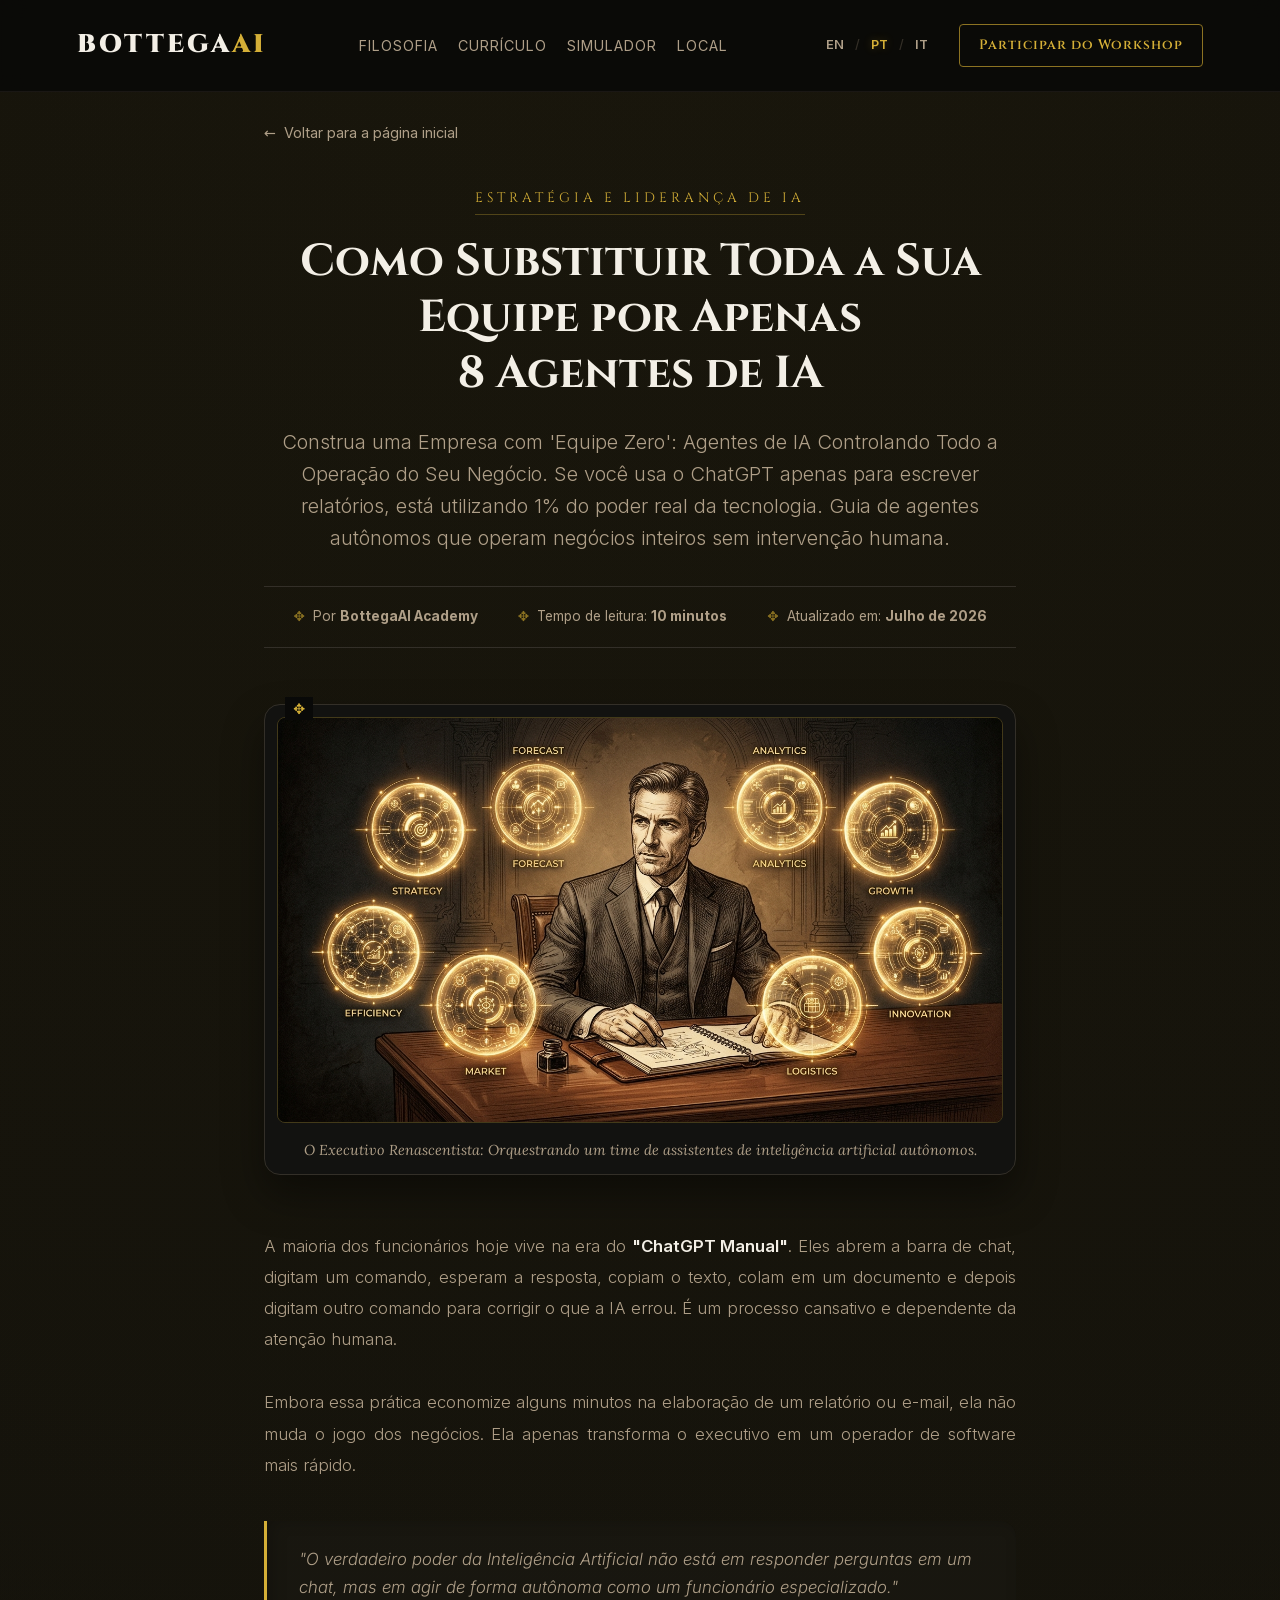
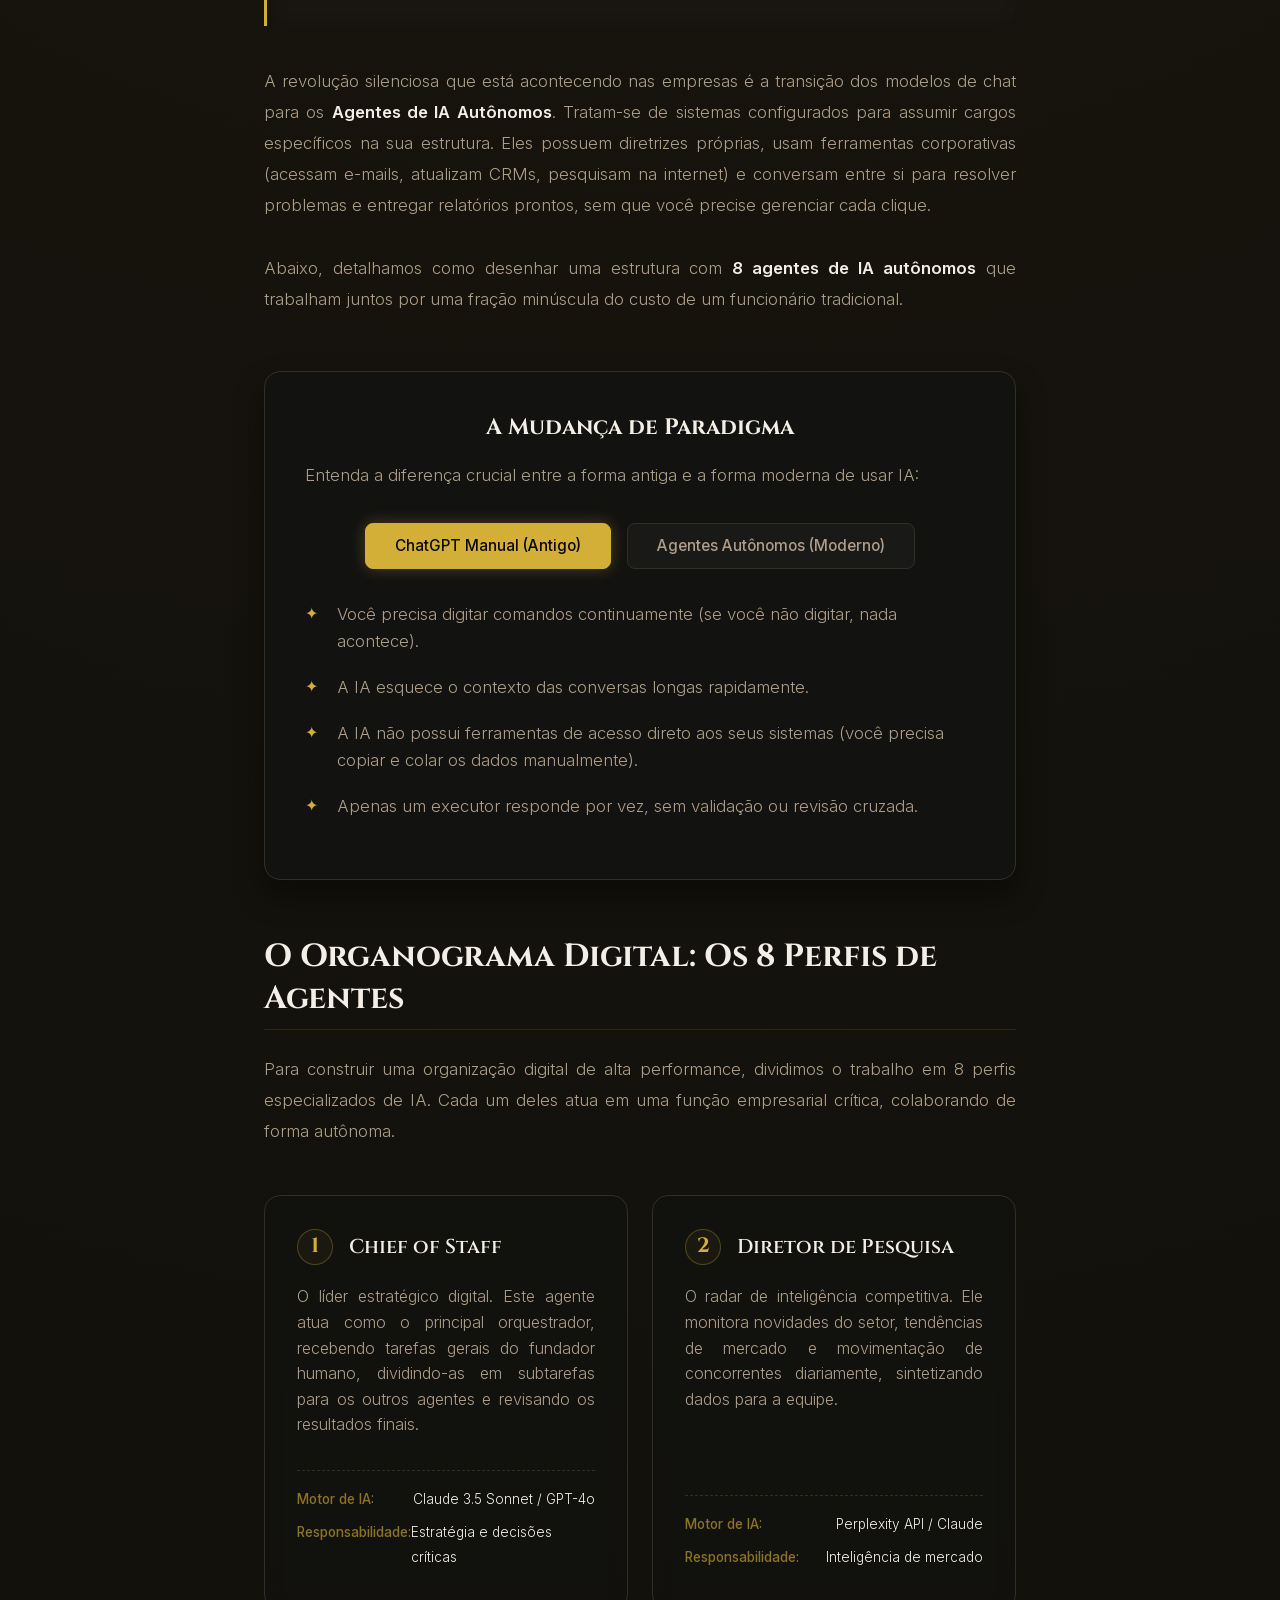
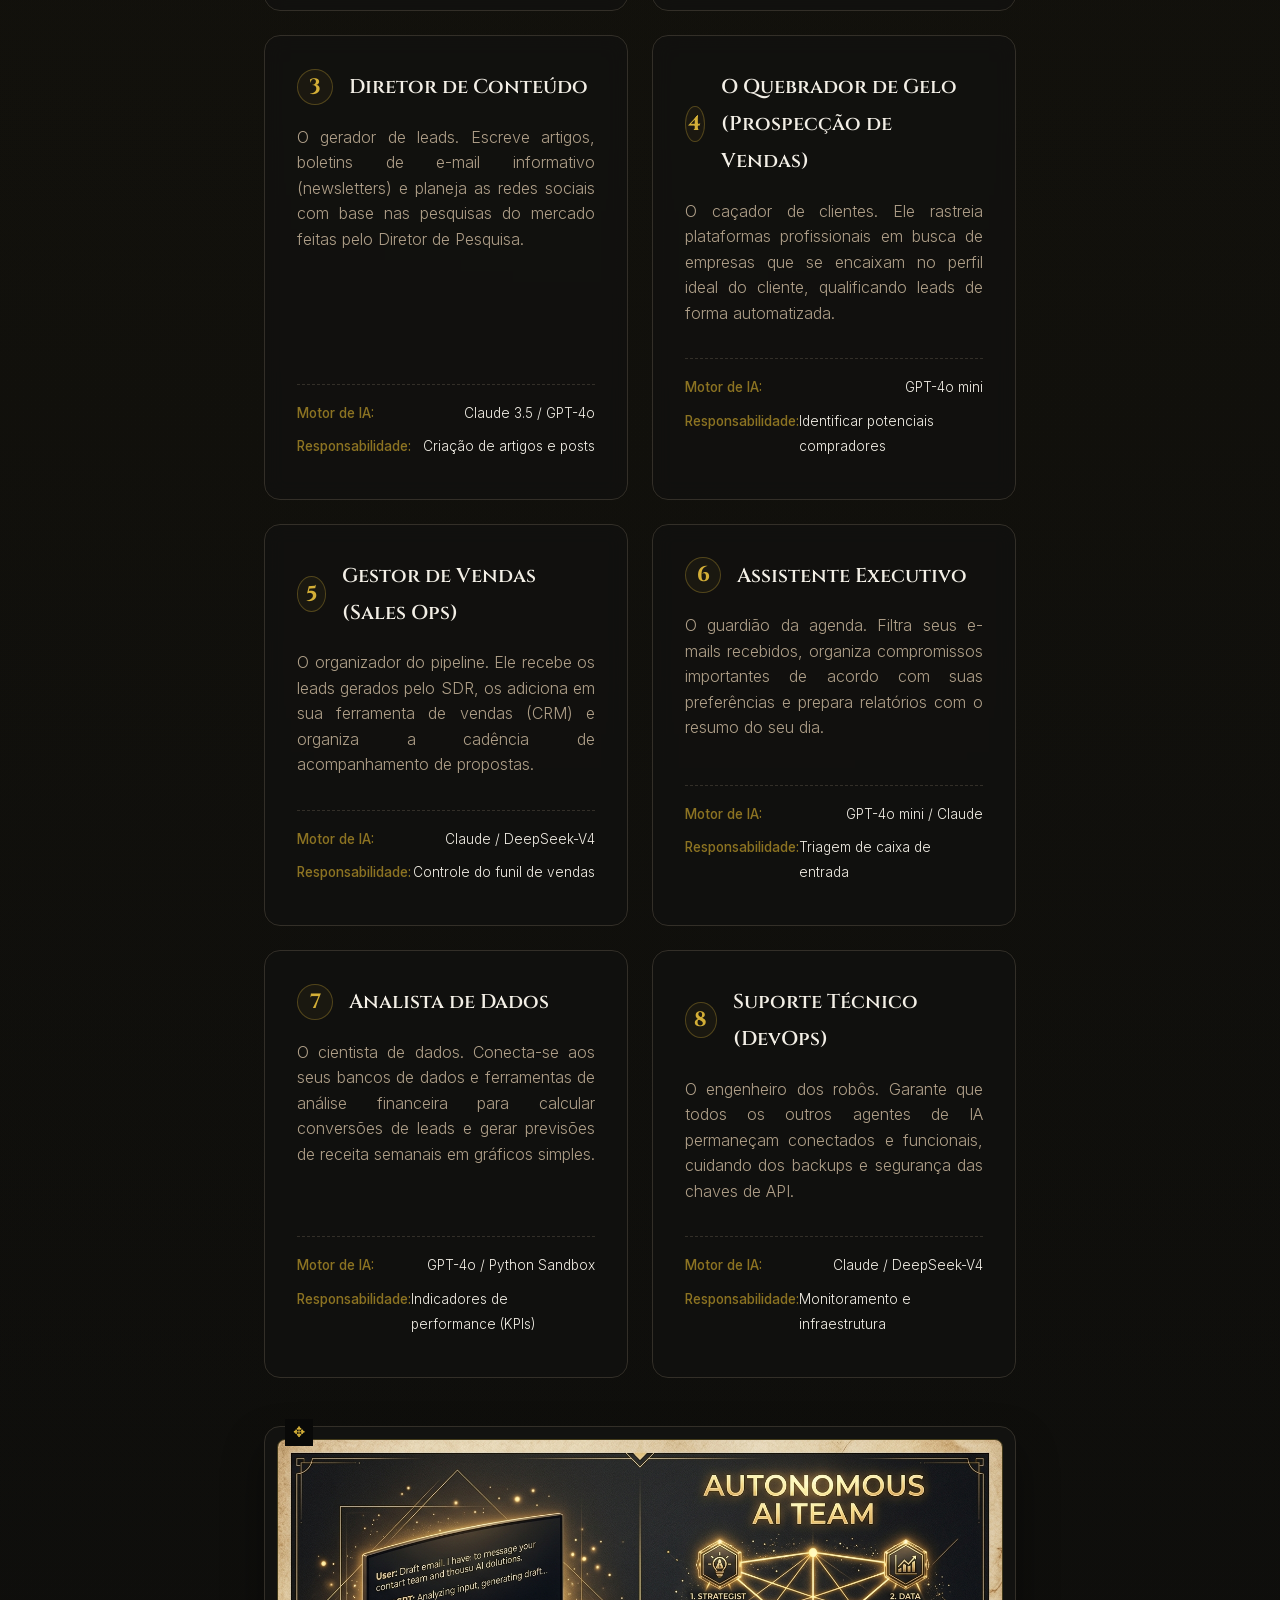
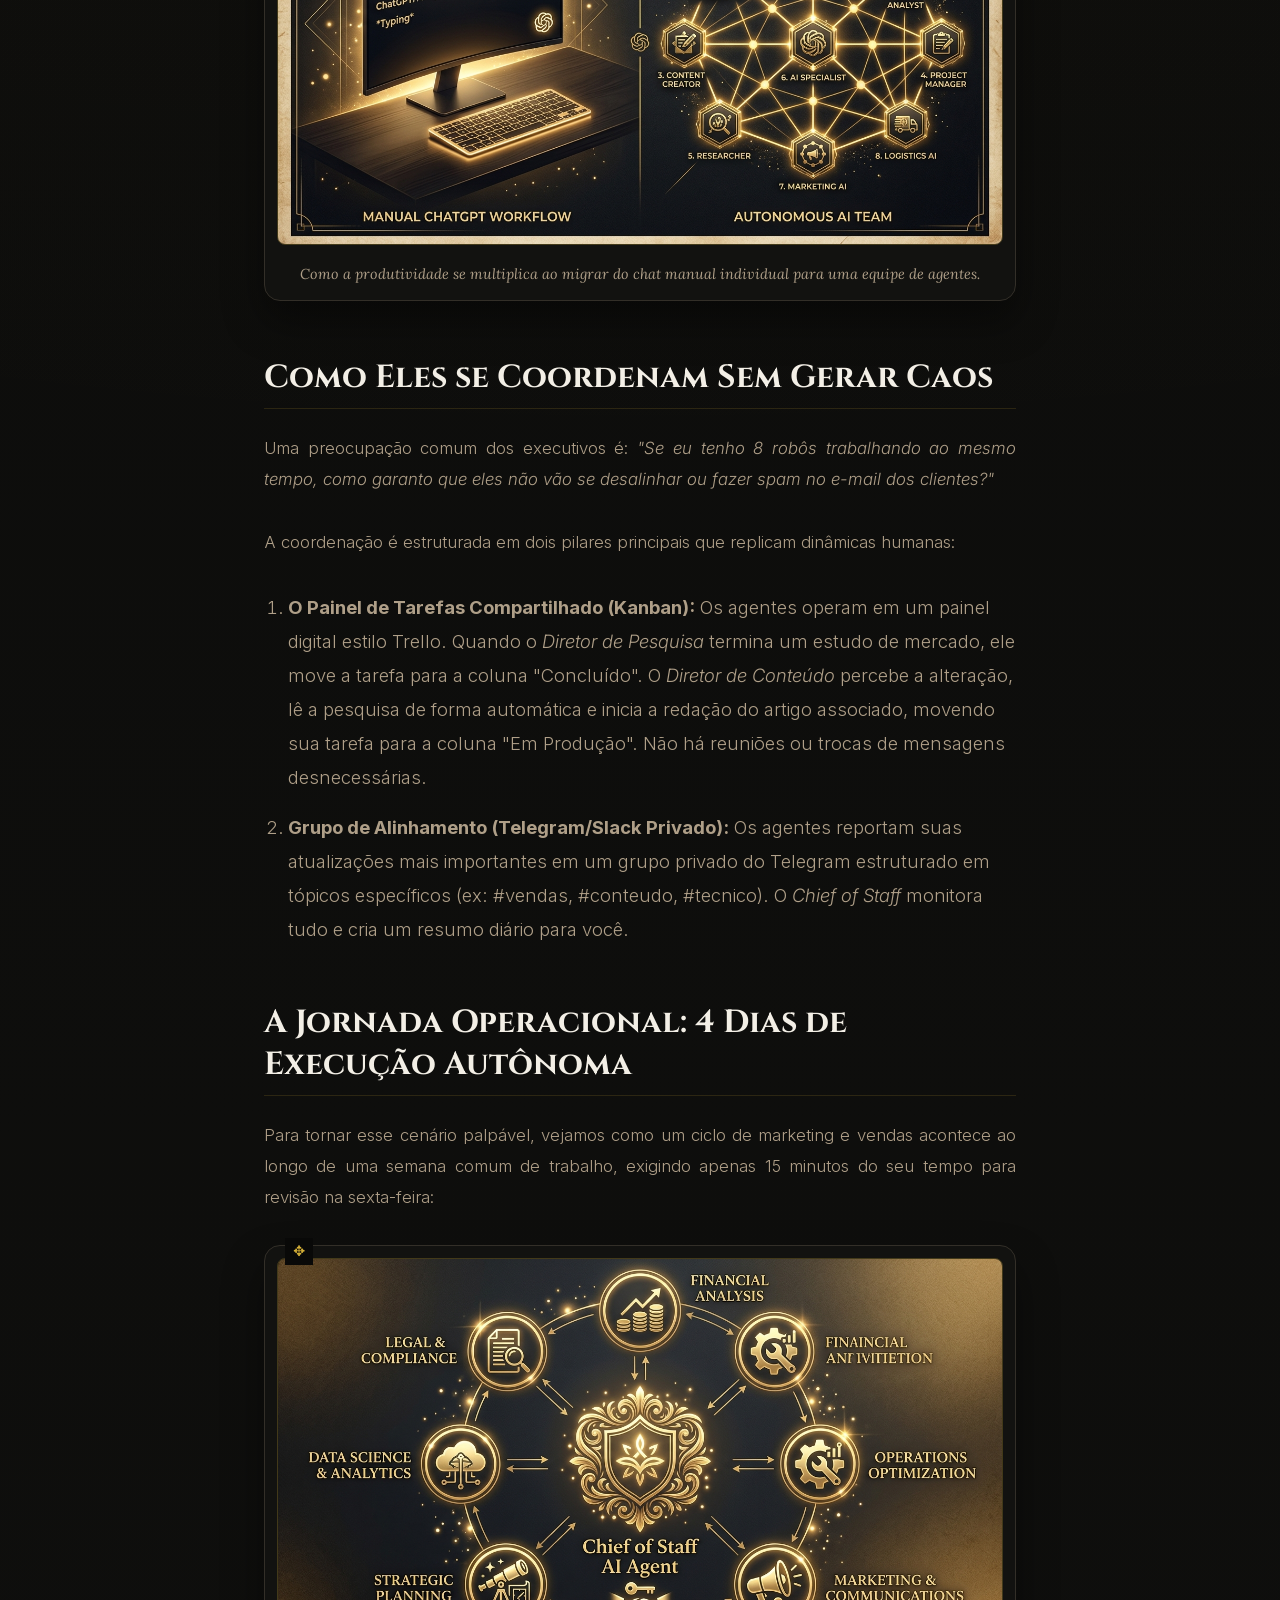
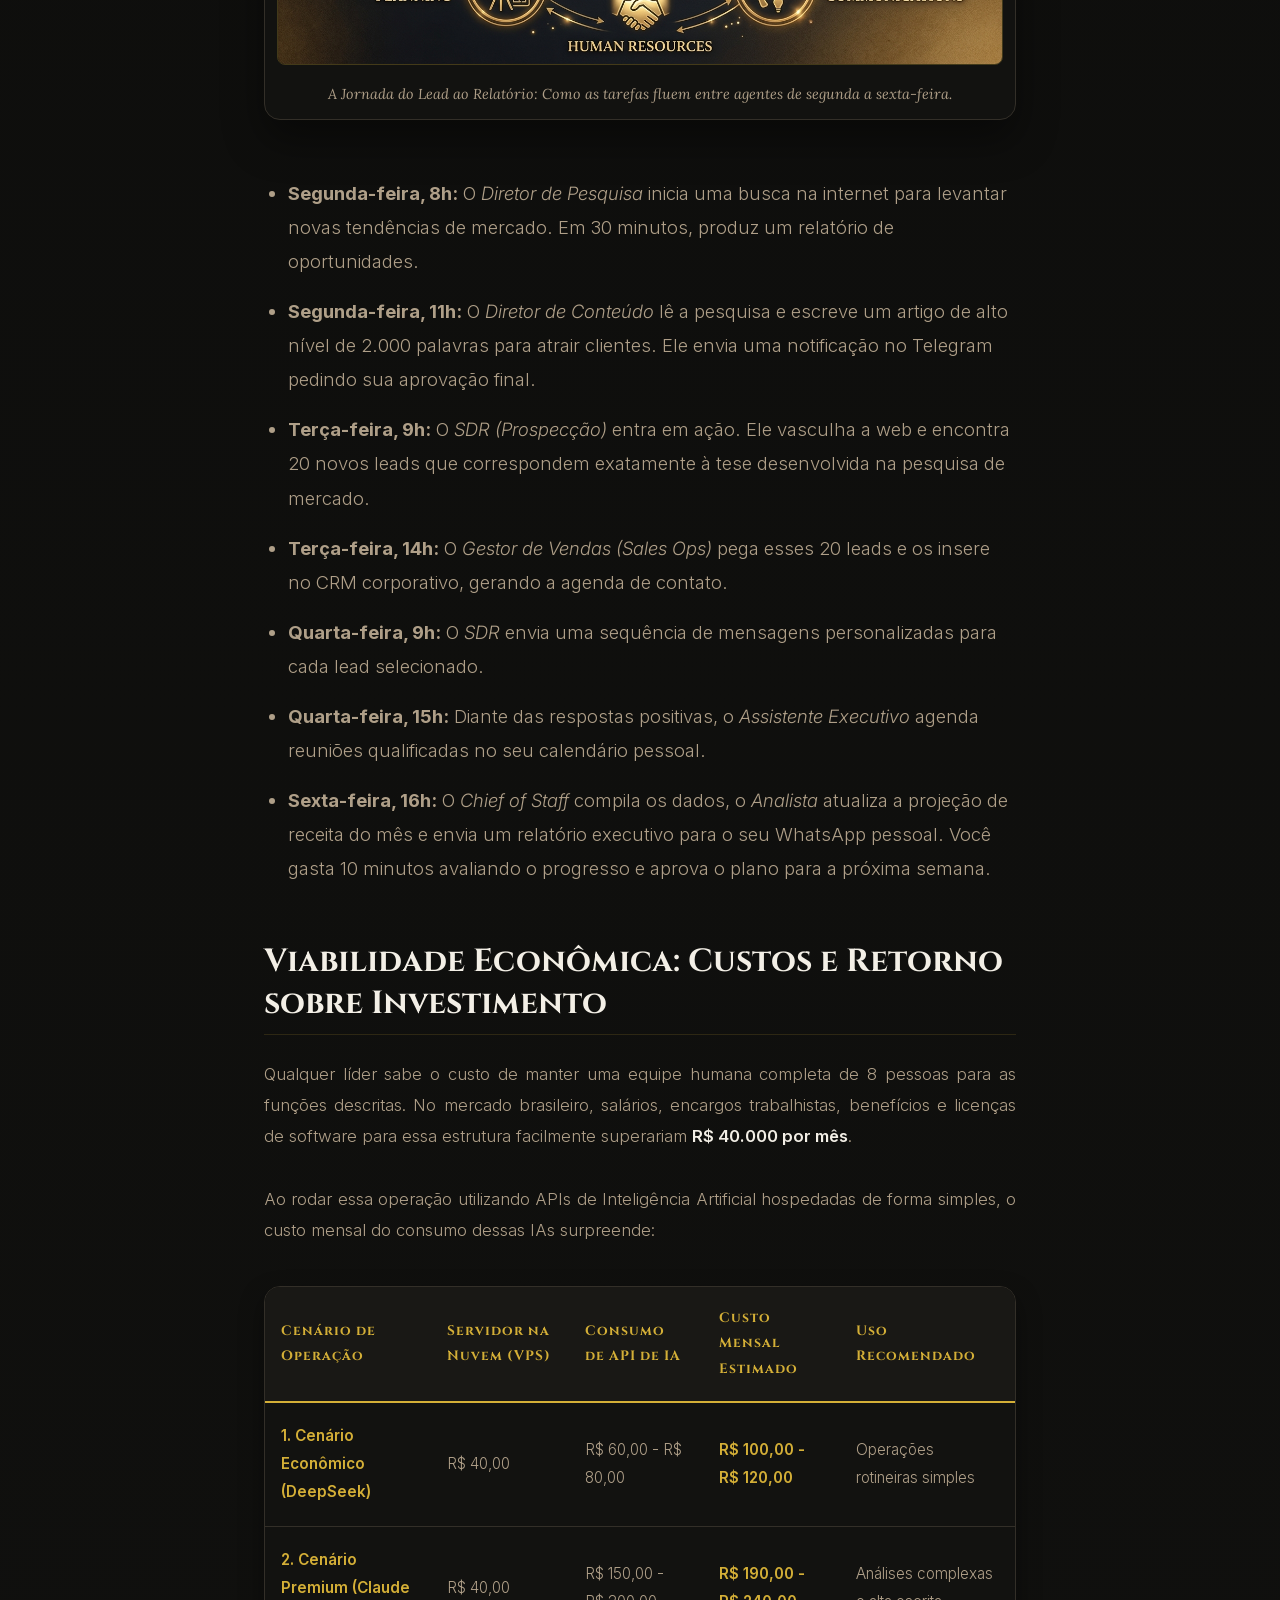
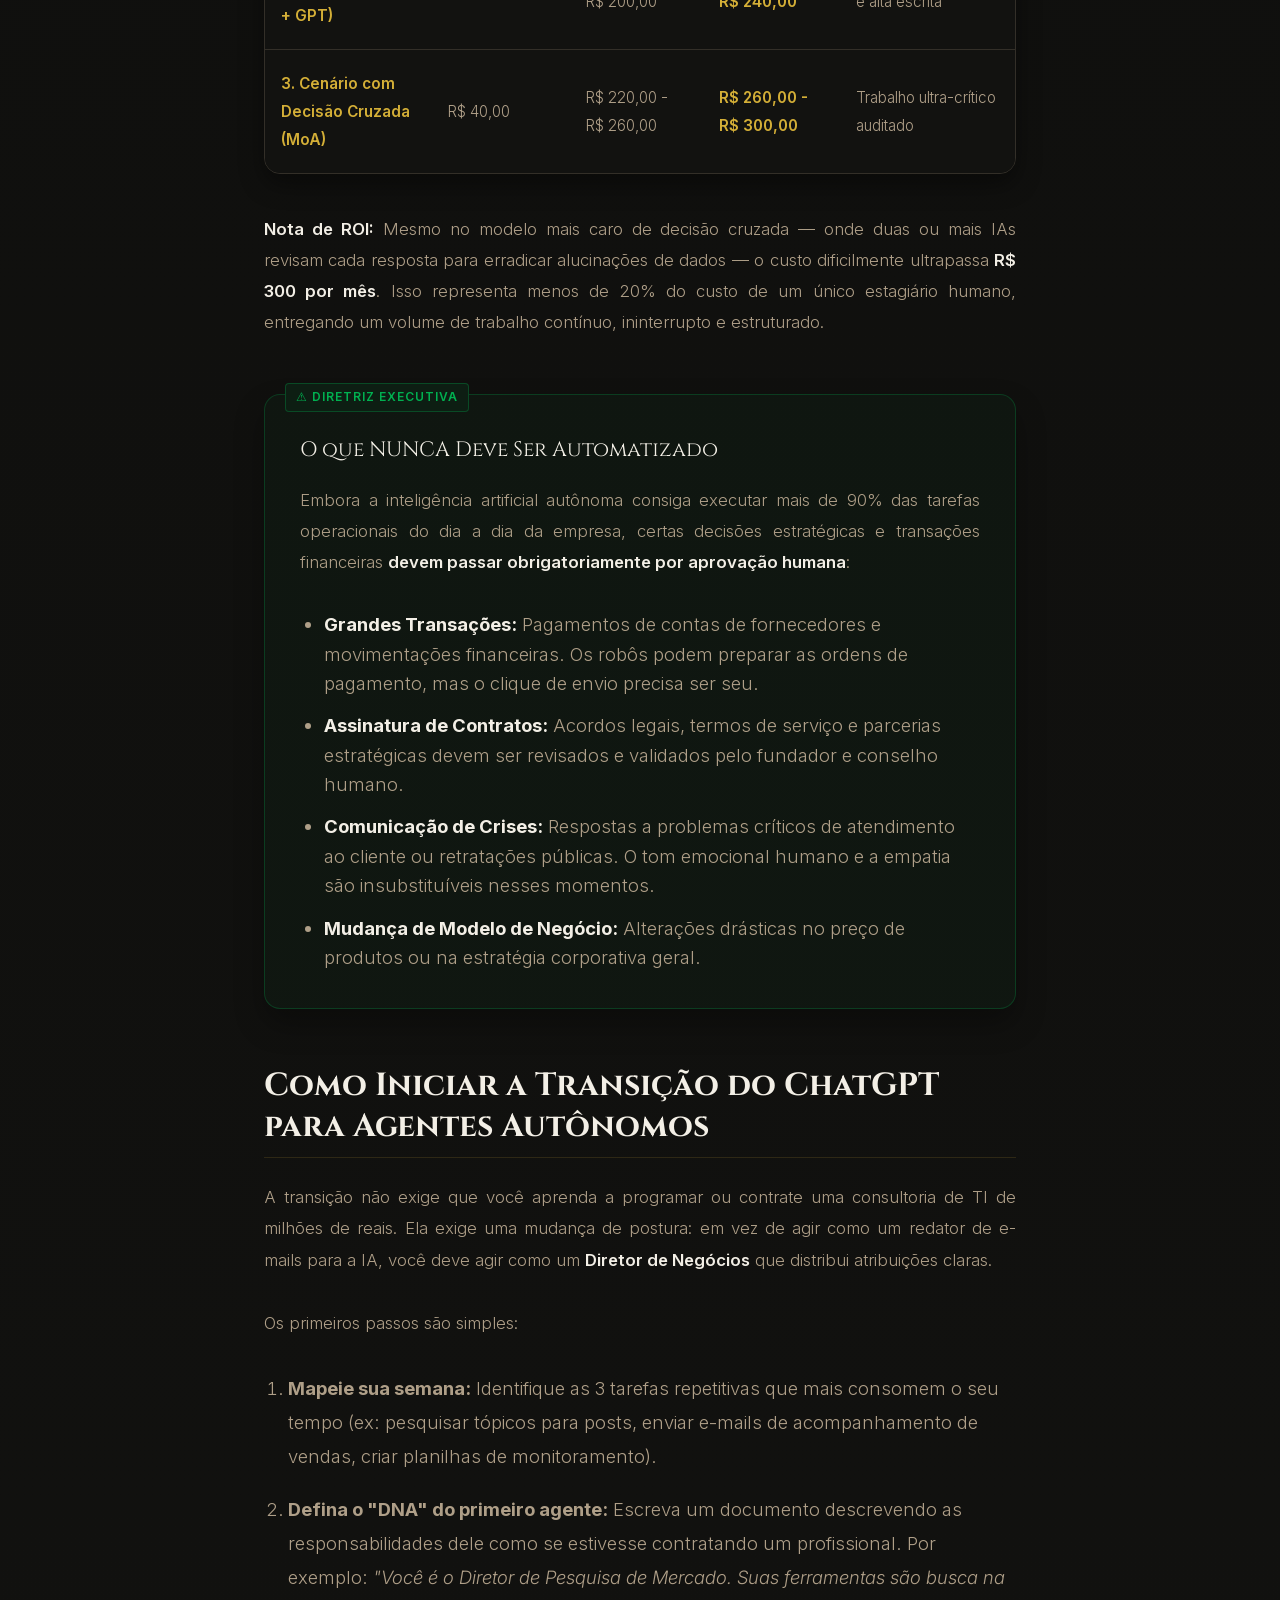
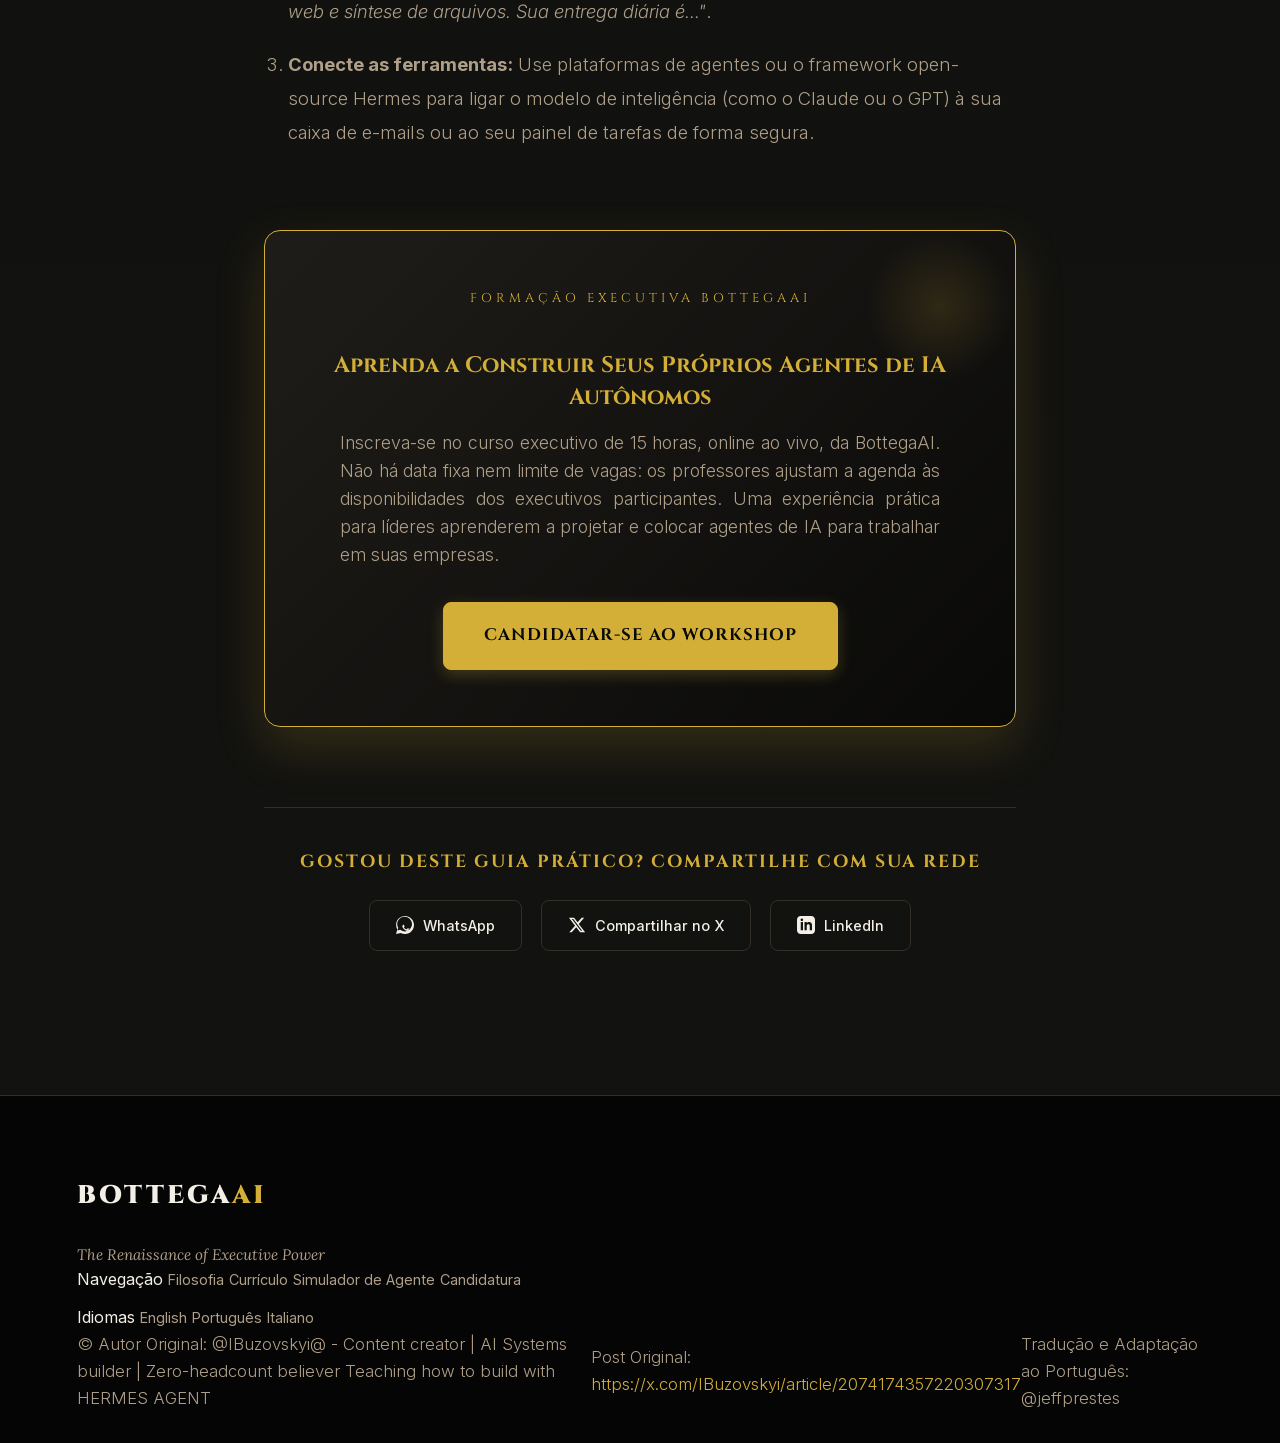
<file: artigo-como-substituir-toda-a-sua-equipe-por-apenas-8-agentes-de-ia.html>
<!doctype html>
<html lang="pt-BR">
  <head>
    <meta charset="UTF-8" />
    <meta name="viewport" content="width=device-width, initial-scale=1.0" />
    <title>Como Substituir Toda a Sua Equipe por Apenas 8 Agentes de IA | BottegaAI</title>

    <!-- SEO Robots Indexing -->
    <meta name="robots" content="index, follow" />
    <meta name="googlebot" content="index, follow" />
    <link
      rel="canonical"
      href="https://bottegaai.academy/artigo-como-substituir-toda-a-sua-equipe-por-apenas-8-agentes-de-ia.html"
    />

    <!-- Favicon link -->
    <link rel="icon" type="image/jpeg" href="images/favicon.jpg" />

    <!-- General Meta Tags -->
    <meta
      name="description"
      content="Vá além do ChatGPT manual. Saiba como executivos de negócios estão criando empresas com zero funcionários usando 8 agentes de IA autônomos para vendas, marketing, pesquisa e operações."
    />
    <meta
      name="keywords"
      content="BottegaAI, Agentes de IA, Inteligência Artificial Executiva, Produtividade, ChatGPT Executivo, Hermes Agents, IA para Negócios, ROI de IA"
    />

    <!-- Open Graph / Facebook / WhatsApp -->
    <meta property="og:type" content="article" />
    <meta
      property="og:url"
      content="https://bottegaai.academy/artigo-como-substituir-toda-a-sua-equipe-por-apenas-8-agentes-de-ia.html"
    />
    <meta property="og:title" content="Como Substituir Toda a Sua Equipe por Apenas 8 Agentes de IA | BottegaAI" />
    <meta
      property="og:description"
      content="Se você usa o ChatGPT apenas para escrever relatórios, você está usando 1% do poder da Inteligência Artificial. Descubra como construir uma empresa com zero funcionários usando agentes autônomos."
    />
    <meta property="og:image" content="https://bottegaai.academy/images/executivo_agentes_hero.jpg" />
    <meta property="og:image:width" content="1200" />
    <meta property="og:image:height" content="675" />
    <meta property="og:site_name" content="BottegaAI Academy" />

    <!-- Twitter / X.com -->
    <meta name="twitter:card" content="summary_large_image" />
    <meta
      name="twitter:url"
      content="https://bottegaai.academy/artigo-como-substituir-toda-a-sua-equipe-por-apenas-8-agentes-de-ia.html"
    />
    <meta name="twitter:title" content="Como Substituir Toda a Sua Equipe por Apenas 8 Agentes de IA | BottegaAI" />
    <meta
      name="twitter:description"
      content="Esqueça o ChatGPT manual. Descubra como estruturar uma equipe com 8 agentes autônomos para cuidar do marketing, pesquisa, vendas e dados do seu negócio enquanto você dorme."
    />
    <meta name="twitter:image" content="https://bottegaai.academy/images/executivo_agentes_hero.jpg" />
    <meta name="twitter:site" content="@bottega_ai" />

    <!-- Google Fonts -->
    <link rel="preconnect" href="https://fonts.googleapis.com" />
    <link rel="preconnect" href="https://fonts.gstatic.com" crossorigin />
    <link
      href="https://fonts.googleapis.com/css2?family=Cinzel:wght@400;600;700;900&family=Inter:wght@300;400;500;600;700&family=Lora:ital,wght@0,400;0,500;0,600;1,400&display=swap"
      rel="stylesheet"
    />

    <!-- Main Stylesheet Link -->
    <link rel="stylesheet" href="style.css" />

    <!-- Article Page Specific Custom Styles (Responsive & Glassmorphism) -->
    <style>
      :root {
        --color-shadow: rgba(0, 0, 0, 0.4);
        --color-glass-bg: rgba(18, 18, 16, 0.7);
      }

      /* Reading Layout Structure */
      .article-wrapper {
        padding-top: 120px; /* Space for the fixed header */
        padding-bottom: 6rem;
        background-image:
          radial-gradient(circle at 50% 0%, rgba(212, 175, 55, 0.08) 0%, transparent 50%),
          linear-gradient(to bottom, #090908, #121210);
      }

      .article-container {
        max-width: 800px;
        margin: 0 auto;
        padding: 0 1.5rem;
      }

      /* Typography & Header */
      .article-header {
        text-align: center;
        margin-bottom: 3.5rem;
      }

      .article-category {
        font-family: var(--font-serif-header);
        color: var(--color-gold);
        font-size: 0.85rem;
        letter-spacing: 4px;
        text-transform: uppercase;
        margin-bottom: 1.2rem;
        display: inline-block;
        border-bottom: 1px solid rgba(212, 175, 55, 0.3);
        padding-bottom: 4px;
      }

      .article-title {
        font-family: var(--font-serif-header);
        font-size: 2.8rem;
        line-height: 1.25;
        color: var(--color-text);
        margin-bottom: 1.5rem;
        font-weight: 700;
      }

      @media (max-width: 768px) {
        .article-title {
          font-size: 2rem;
        }
      }

      .article-subtitle {
        font-family: var(--font-sans);
        font-size: 1.25rem;
        font-weight: 300;
        line-height: 1.6;
        color: var(--color-text-muted);
        margin-bottom: 2rem;
      }

      .article-meta {
        display: flex;
        justify-content: center;
        align-items: center;
        gap: 2.5rem;
        font-size: 0.85rem;
        color: var(--color-text-muted);
        border-top: 1px solid var(--color-parchment-border);
        border-bottom: 1px solid var(--color-parchment-border);
        padding: 1.2rem 0;
        margin-bottom: 3rem;
        flex-wrap: wrap;
        font-family: var(--font-sans);
      }

      .meta-item {
        display: flex;
        align-items: center;
        gap: 0.5rem;
      }

      .meta-item-separator {
        color: var(--color-gold-dim);
      }

      /* Hero Image Frame (Da Vinci Sketch framing) */
      .article-hero-frame {
        border: 1px solid var(--color-parchment-border);
        padding: 12px;
        background: var(--color-bg-offset);
        margin-bottom: 3.5rem;
        box-shadow: 0 20px 40px var(--color-shadow);
        border-radius: var(--border-radius-lg);
        position: relative;
      }

      .article-hero-frame::before {
        content: "✥";
        position: absolute;
        top: -8px;
        left: 20px;
        background: var(--color-bg);
        padding: 0 8px;
        color: var(--color-gold);
        font-size: 0.9rem;
      }

      .article-hero-frame img {
        width: 100%;
        height: auto;
        display: block;
        border-radius: var(--border-radius-md);
        border: 1px solid rgba(212, 175, 55, 0.25);
      }

      .image-caption {
        font-family: var(--font-serif-body);
        font-style: italic;
        font-size: 0.9rem;
        color: var(--color-text-muted);
        text-align: center;
        margin-top: 1rem;
        display: block;
      }

      /* Paragraphs & Text Body */
      .article-content {
        font-family: var(--font-sans);
        font-size: 1.15rem;
        font-weight: 300;
        line-height: 1.85;
        color: var(--color-text-muted);
      }

      .article-content p {
        margin-bottom: 2rem;
        text-align: justify;
      }

      @media (max-width: 600px) {
        .article-content p {
          text-align: left;
        }
      }

      .article-content p strong {
        color: var(--color-text);
        font-weight: 600;
      }

      .article-content h2 {
        font-family: var(--font-serif-header);
        font-size: 2rem;
        color: var(--color-text);
        margin: 3.5rem 0 1.5rem 0;
        padding-bottom: 0.6rem;
        border-bottom: 1px solid rgba(212, 175, 55, 0.15);
        line-height: 1.3;
      }

      .article-content h3 {
        font-family: var(--font-serif-header);
        font-size: 1.4rem;
        color: var(--color-gold);
        margin: 2.5rem 0 1rem 0;
        line-height: 1.4;
      }

      /* Premium Quotes */
      .article-content blockquote {
        font-family: var(--font-serif-body);
        font-style: italic;
        border-left: 3px solid var(--color-gold);
        padding: 1.5rem 2rem;
        margin: 2.5rem 0;
        color: var(--color-text);
        font-size: 1.3rem;
        line-height: 1.7;
        background: rgba(31, 29, 25, 0.35);
        border-radius: 0 var(--border-radius-lg) var(--border-radius-lg) 0;
        box-shadow: inset 5px 0 15px rgba(0, 0, 0, 0.2);
      }

      .article-content blockquote p {
        margin-bottom: 0;
        text-align: left;
      }

      /* Interactive Paradigm Toggle (ChatGPT vs Agents) */
      .paradigm-selector {
        background: var(--color-bg-offset);
        border: 1px solid var(--color-parchment-border);
        border-radius: var(--border-radius-lg);
        padding: 2.5rem;
        margin: 3.5rem 0;
        box-shadow: 0 15px 30px var(--color-shadow);
      }

      .paradigm-header {
        text-align: center;
        margin-bottom: 2rem;
      }

      .paradigm-header h3 {
        margin-top: 0;
        color: var(--color-text);
      }

      .paradigm-tabs {
        display: flex;
        justify-content: center;
        gap: 1rem;
        margin-bottom: 2rem;
      }

      .paradigm-btn {
        background: rgba(255, 255, 255, 0.03);
        border: 1px solid var(--color-parchment-border);
        color: var(--color-text-muted);
        padding: 0.8rem 1.8rem;
        font-family: var(--font-sans);
        font-size: 0.95rem;
        font-weight: 500;
        cursor: pointer;
        border-radius: var(--border-radius-md);
        transition: var(--transition-smooth);
      }

      .paradigm-btn.active {
        background: var(--color-gold);
        color: var(--color-bg);
        border-color: var(--color-gold);
        box-shadow: 0 0 15px var(--color-gold-glow);
      }

      .paradigm-pane {
        display: none;
        animation: fadeIn 0.4s ease;
      }

      .paradigm-pane.active {
        display: block;
      }

      .paradigm-list {
        list-style: none;
        padding: 0;
      }

      .paradigm-list li {
        position: relative;
        padding-left: 2rem;
        margin-bottom: 1.2rem;
        line-height: 1.6;
        color: var(--color-text-muted);
        font-size: 1.05rem;
      }

      .paradigm-list li::before {
        content: "✦";
        position: absolute;
        left: 0;
        color: var(--color-gold);
        font-size: 1rem;
      }

      /* 8 Agent Cards Grid */
      .agent-grid {
        display: grid;
        grid-template-columns: repeat(auto-fill, minmax(340px, 1fr));
        gap: 1.5rem;
        margin: 3rem 0;
      }

      @media (max-width: 768px) {
        .agent-grid {
          grid-template-columns: 1fr;
        }
      }

      .agent-card {
        background: var(--color-glass-bg);
        border: 1px solid var(--color-parchment-border);
        border-radius: var(--border-radius-lg);
        padding: 2rem;
        transition: var(--transition-smooth);
        backdrop-filter: blur(10px);
        -webkit-backdrop-filter: blur(10px);
        position: relative;
        overflow: hidden;
        display: flex;
        flex-direction: column;
        justify-content: space-between;
      }

      .agent-card::before {
        content: "";
        position: absolute;
        top: 0;
        left: 0;
        width: 4px;
        height: 100%;
        background: var(--color-gold);
        opacity: 0;
        transition: var(--transition-smooth);
      }

      .agent-card:hover {
        border-color: var(--color-gold);
        transform: translateY(-6px);
        box-shadow: 0 15px 30px rgba(212, 175, 55, 0.12);
      }

      .agent-card:hover::before {
        opacity: 1;
      }

      .agent-card-header {
        display: flex;
        align-items: center;
        gap: 1rem;
        margin-bottom: 1.2rem;
      }

      .agent-badge-number {
        font-family: var(--font-serif-header);
        color: var(--color-gold);
        font-size: 1.3rem;
        font-weight: 700;
        border: 1px solid rgba(212, 175, 55, 0.3);
        width: 36px;
        height: 36px;
        display: flex;
        align-items: center;
        justify-content: center;
        border-radius: 50%;
        background: rgba(212, 175, 55, 0.05);
      }

      .agent-card-title {
        font-family: var(--font-serif-header);
        font-size: 1.25rem;
        color: var(--color-text);
        margin: 0;
        font-weight: 600;
      }

      .agent-card-body {
        font-size: 1rem;
        color: var(--color-text-muted);
        margin-bottom: 1.5rem;
        line-height: 1.6;
      }

      .agent-card-details {
        border-top: 1px dashed var(--color-parchment-border);
        padding-top: 1rem;
        font-size: 0.85rem;
      }

      .agent-detail-row {
        display: flex;
        justify-content: space-between;
        margin-bottom: 0.5rem;
      }

      .agent-detail-label {
        color: var(--color-gold-dim);
        font-weight: 500;
      }

      .agent-detail-val {
        color: var(--color-text);
        font-family: var(--font-sans);
      }

      /* Clean Comparison Table */
      .table-responsive {
        overflow-x: auto;
        margin: 2.5rem 0;
        border: 1px solid var(--color-parchment-border);
        border-radius: var(--border-radius-lg);
        box-shadow: 0 10px 25px var(--color-shadow);
      }

      table {
        width: 100%;
        border-collapse: collapse;
        font-family: var(--font-sans);
        background: var(--color-bg-offset);
        min-width: 500px;
      }

      th {
        background-color: rgba(31, 29, 25, 0.6);
        border-bottom: 2px solid var(--color-gold);
        padding: 1.2rem 1rem;
        text-align: left;
        font-family: var(--font-serif-header);
        color: var(--color-gold);
        font-size: 0.85rem;
        letter-spacing: 1px;
      }

      td {
        border-bottom: 1px solid var(--color-parchment-border);
        padding: 1.2rem 1rem;
        color: var(--color-text-muted);
        font-size: 0.95rem;
      }

      tr:last-child td {
        border-bottom: none;
      }

      tr:hover td {
        color: var(--color-text);
        background-color: rgba(255, 255, 255, 0.015);
      }

      .td-highlight {
        color: var(--color-gold);
        font-weight: 600;
      }

      /* Human Guidelines Warning Box */
      .info-box {
        background: rgba(0, 176, 80, 0.04);
        border: 1px solid rgba(0, 176, 80, 0.25);
        border-radius: var(--border-radius-lg);
        padding: 2.2rem;
        margin: 3.5rem 0;
        position: relative;
        box-shadow: 0 15px 30px rgba(0, 0, 0, 0.3);
      }

      .info-box::after {
        content: "⚠️ Diretriz Executiva";
        position: absolute;
        top: -12px;
        left: 20px;
        background: #0d1e13;
        color: var(--color-heineken-green);
        border: 1px solid rgba(0, 176, 80, 0.3);
        border-radius: var(--border-radius-sm);
        padding: 2px 10px;
        font-size: 0.75rem;
        font-family: var(--font-sans);
        font-weight: 600;
        text-transform: uppercase;
        letter-spacing: 1px;
      }

      .info-box-title {
        font-family: var(--font-serif-header);
        font-size: 1.3rem;
        color: var(--color-text);
        margin-top: 0;
        margin-bottom: 1rem;
        display: flex;
        align-items: center;
        gap: 0.5rem;
      }

      .info-box ul {
        padding-left: 1.5rem;
        margin-bottom: 0;
      }

      .info-box li {
        margin-bottom: 0.8rem;
        color: var(--color-text-muted);
        line-height: 1.6;
      }

      .info-box li strong {
        color: var(--color-text);
      }

      .info-box li:last-child {
        margin-bottom: 0;
      }

      /* Social Share Buttons */
      .social-share-section {
        text-align: center;
        margin: 4.5rem 0 3rem 0;
        padding-top: 2.5rem;
        border-top: 1px solid var(--color-parchment-border);
      }

      .social-share-title {
        font-family: var(--font-serif-header);
        font-size: 1.1rem;
        color: var(--color-gold);
        letter-spacing: 2px;
        margin-bottom: 1.5rem;
        text-transform: uppercase;
      }

      .social-share-buttons {
        display: flex;
        justify-content: center;
        align-items: center;
        gap: 1.2rem;
        flex-wrap: wrap;
      }

      .share-btn {
        display: inline-flex;
        align-items: center;
        gap: 0.6rem;
        padding: 0.8rem 1.6rem;
        border-radius: var(--border-radius-md);
        font-family: var(--font-sans);
        font-weight: 500;
        font-size: 0.9rem;
        color: var(--color-text);
        background: var(--color-bg-offset);
        border: 1px solid var(--color-parchment-border);
        transition: var(--transition-smooth);
        cursor: pointer;
        text-decoration: none;
      }

      .share-btn svg {
        width: 18px;
        height: 18px;
        fill: currentColor;
      }

      .share-btn-whatsapp:hover {
        border-color: #25d366;
        color: #25d366;
        background: rgba(37, 211, 102, 0.05);
        box-shadow: 0 0 15px rgba(37, 211, 102, 0.15);
      }

      .share-btn-x:hover {
        border-color: #ffffff;
        color: #ffffff;
        background: rgba(255, 255, 255, 0.05);
        box-shadow: 0 0 15px rgba(255, 255, 255, 0.15);
      }

      .share-btn-linkedin:hover {
        border-color: #0077b5;
        color: #0077b5;
        background: rgba(0, 119, 181, 0.05);
        box-shadow: 0 0 15px rgba(0, 119, 181, 0.15);
      }

      /* Final Action CTA Block */
      .article-cta-block {
        background: linear-gradient(135deg, var(--color-parchment-dark) 0%, #090908 100%);
        border: 1px solid var(--color-gold);
        border-radius: var(--border-radius-lg);
        padding: 3.5rem 2.5rem;
        text-align: center;
        margin: 5rem 0;
        box-shadow: 0 20px 50px rgba(212, 175, 55, 0.18);
        position: relative;
        overflow: hidden;
      }

      .article-cta-block::before {
        content: "";
        position: absolute;
        top: 0;
        right: 0;
        width: 150px;
        height: 150px;
        background: radial-gradient(circle, rgba(212, 175, 55, 0.15) 0%, transparent 70%);
        pointer-events: none;
      }

      .article-cta-tag {
        font-family: var(--font-serif-header);
        color: var(--color-gold);
        font-size: 0.8rem;
        letter-spacing: 4px;
        text-transform: uppercase;
        margin-bottom: 1rem;
        display: block;
      }

      .article-cta-title {
        font-family: var(--font-serif-header);
        font-size: 2.2rem;
        color: var(--color-text);
        margin: 0 0 1.2rem 0;
        line-height: 1.2;
      }

      @media (max-width: 600px) {
        .article-cta-title {
          font-size: 1.7rem;
        }
      }

      .article-cta-desc {
        font-family: var(--font-sans);
        font-size: 1.1rem;
        color: var(--color-text-muted);
        margin-bottom: 2.2rem;
        line-height: 1.6;
        max-width: 600px;
        margin-left: auto;
        margin-right: auto;
      }

      .article-cta-btn {
        display: inline-block;
        background: var(--color-gold);
        color: var(--color-bg);
        padding: 1.1rem 2.5rem;
        border-radius: var(--border-radius-md);
        font-family: var(--font-serif-header);
        font-weight: 700;
        font-size: 1.05rem;
        letter-spacing: 1px;
        transition: var(--transition-smooth);
        border: 1px solid var(--color-gold);
        box-shadow: 0 5px 15px rgba(212, 175, 55, 0.25);
        text-decoration: none;
        text-transform: uppercase;
      }

      .article-cta-btn:hover {
        background: var(--color-gold-hover);
        color: var(--color-bg);
        transform: translateY(-2px);
        box-shadow: 0 8px 25px rgba(212, 175, 55, 0.4);
      }

      .back-to-home {
        display: inline-flex;
        align-items: center;
        gap: 0.5rem;
        color: var(--color-text-muted);
        font-size: 0.9rem;
        margin-bottom: 2.5rem;
        transition: var(--transition-smooth);
      }

      .back-to-home:hover {
        color: var(--color-gold);
      }

      /* Animation */
      @keyframes fadeIn {
        from {
          opacity: 0;
          transform: translateY(10px);
        }
        to {
          opacity: 1;
          transform: translateY(0);
        }
      }
    </style>

    <!-- Schema.org JSON-LD Structured Data for Google Indexing -->
    <script type="application/ld+json">
      {
        "@context": "https://schema.org",
        "@type": "Article",
        "headline": "Como Substituir Toda a Sua Equipe por Apenas 8 Agentes de IA",
        "alternativeHeadline": "Guia Prático para Executivos: Criando uma empresa com zero funcionários usando inteligência artificial autônoma",
        "image": [
          "https://bottegaai.academy/images/executivo_agentes_hero.jpg",
          "https://bottegaai.academy/images/workflow_agentes_ia.jpg",
          "https://bottegaai.academy/images/chatgpt_vs_agents.jpg"
        ],
        "author": {
          "@type": "Organization",
          "name": "BottegaAI Academy",
          "url": "https://bottegaai.academy/"
        },
        "publisher": {
          "@type": "Organization",
          "name": "BottegaAI",
          "logo": {
            "@type": "ImageObject",
            "url": "https://bottegaai.academy/images/favicon.jpg"
          }
        },
        "datePublished": "2026-07-09",
        "dateModified": "2026-07-09",
        "description": "Se você usa o ChatGPT apenas para escrever relatórios, você está usando 1% do poder da Inteligência Artificial. Descubra como criar equipes de agentes autônomos para gerenciar sua empresa.",
        "mainEntityOfPage": {
          "@type": "WebPage",
          "@id": "https://bottegaai.academy/artigo-como-substituir-toda-a-sua-equipe-por-apenas-8-agentes-de-ia.html"
        }
      }
    </script>
  </head>
  <body>
    <!-- Header / Navigation -->
    <header class="main-header" id="header-section">
      <div class="logo">
        <a href="pt.html" style="text-decoration: none"
          ><span class="logo-text">BOTTEGA<span class="gold-text">AI</span></span></a
        >
      </div>
      <nav class="nav-menu" id="navigation-menu">
        <a href="pt.html#philosophy" class="nav-link">Filosofia</a>
        <a href="pt.html#curriculum" class="nav-link">Currículo</a>
        <a href="pt.html#simulator" class="nav-link">Simulador</a>
        <a href="pt.html#venue" class="nav-link">Local</a>
      </nav>

      <div class="header-right">
        <!-- Language Switcher links to home pages -->
        <div class="lang-switcher" id="language-switcher">
          <a href="index.html" class="lang-btn">EN</a>
          <span class="lang-separator">/</span>
          <a href="pt.html" class="lang-btn active">PT</a>
          <span class="lang-separator">/</span>
          <a href="it.html" class="lang-btn">IT</a>
        </div>
        <a href="pt.html#register" class="cta-button-nav" id="nav-cta">Participar do Workshop</a>
      </div>
    </header>

    <div class="article-wrapper">
      <div class="article-container">
        <a href="pt.html" class="back-to-home"> <span>←</span> Voltar para a página inicial </a>

        <article>
          <header class="article-header">
            <span class="article-category">Estratégia e Liderança de IA</span>
            <h1 class="article-title">Como Substituir Toda a Sua Equipe por Apenas<br />8 Agentes de IA</h1>
            <p class="article-subtitle">
              Construa uma Empresa com 'Equipe Zero': Agentes de IA Controlando Todo a Operação do Seu Negócio. Se você
              usa o ChatGPT apenas para escrever relatórios, está utilizando 1% do poder real da tecnologia. Guia de
              agentes autônomos que operam negócios inteiros sem intervenção humana.
            </p>

            <div class="article-meta">
              <div class="meta-item">
                <span class="meta-item-separator">✥</span>
                <span>Por <strong>BottegaAI Academy</strong></span>
              </div>
              <div class="meta-item">
                <span class="meta-item-separator">✥</span>
                <span>Tempo de leitura: <strong>10 minutos</strong></span>
              </div>
              <div class="meta-item">
                <span class="meta-item-separator">✥</span>
                <span>Atualizado em: <strong>Julho de 2026</strong></span>
              </div>
            </div>
          </header>

          <!-- Hero Image -->
          <div class="article-hero-frame">
            <img
              src="images/executivo_agentes_hero.jpg"
              alt="Executivo moderno desenhado ao estilo clássico com hologramas dourados de agentes de IA"
            />
            <span class="image-caption"
              >O Executivo Renascentista: Orquestrando um time de assistentes de inteligência artificial
              autônomos.</span
            >
          </div>

          <div class="article-content">
            <p>
              A maioria dos funcionários hoje vive na era do <strong>"ChatGPT Manual"</strong>. Eles abrem a barra de
              chat, digitam um comando, esperam a resposta, copiam o texto, colam em um documento e depois digitam outro
              comando para corrigir o que a IA errou. É um processo cansativo e dependente da atenção humana.
            </p>

            <p>
              Embora essa prática economize alguns minutos na elaboração de um relatório ou e-mail, ela não muda o jogo
              dos negócios. Ela apenas transforma o executivo em um operador de software mais rápido.
            </p>

            <blockquote>
              <p>
                "O verdadeiro poder da Inteligência Artificial não está em responder perguntas em um chat, mas em agir
                de forma autônoma como um funcionário especializado."
              </p>
            </blockquote>

            <p>
              A revolução silenciosa que está acontecendo nas empresas é a transição dos modelos de chat para os
              <strong>Agentes de IA Autônomos</strong>. Tratam-se de sistemas configurados para assumir cargos
              específicos na sua estrutura. Eles possuem diretrizes próprias, usam ferramentas corporativas (acessam
              e-mails, atualizam CRMs, pesquisam na internet) e conversam entre si para resolver problemas e entregar
              relatórios prontos, sem que você precise gerenciar cada clique.
            </p>

            <p>
              Abaixo, detalhamos como desenhar uma estrutura com <strong>8 agentes de IA autônomos</strong> que
              trabalham juntos por uma fração minúscula do custo de um funcionário tradicional.
            </p>

            <!-- Interactive paradigm switcher -->
            <div class="paradigm-selector">
              <div class="paradigm-header">
                <h3>A Mudança de Paradigma</h3>
                <p>Entenda a diferença crucial entre a forma antiga e a forma moderna de usar IA:</p>
              </div>
              <div class="paradigm-tabs">
                <button class="paradigm-btn active" onclick="switchTab('manual')">ChatGPT Manual (Antigo)</button>
                <button class="paradigm-btn" onclick="switchTab('agents')">Agentes Autônomos (Moderno)</button>
              </div>

              <div id="pane-manual" class="paradigm-pane active">
                <ul class="paradigm-list">
                  <li>Você precisa digitar comandos continuamente (se você não digitar, nada acontece).</li>
                  <li>A IA esquece o contexto das conversas longas rapidamente.</li>
                  <li>
                    A IA não possui ferramentas de acesso direto aos seus sistemas (você precisa copiar e colar os dados
                    manualmente).
                  </li>
                  <li>Apenas um executor responde por vez, sem validação ou revisão cruzada.</li>
                </ul>
              </div>

              <div id="pane-agents" class="paradigm-pane">
                <ul class="paradigm-list">
                  <li>
                    Os agentes têm uma diretriz clara e permanente de trabalho (são ativados automaticamente por
                    agenda).
                  </li>
                  <li>Eles mantêm um banco de memória corporativo unificado de longo prazo.</li>
                  <li>Usam conectores automáticos (MCP) para ler relatórios, enviar e-mails e atualizar seu CRM.</li>
                  <li>
                    Os agentes revisam o trabalho uns dos outros antes de enviar a versão final para você aprovar.
                  </li>
                </ul>
              </div>
            </div>

            <h2>O Organograma Digital: Os 8 Perfis de Agentes</h2>
            <p>
              Para construir uma organização digital de alta performance, dividimos o trabalho em 8 perfis
              especializados de IA. Cada um deles atua em uma função empresarial crítica, colaborando de forma autônoma.
            </p>

            <!-- Agent Grid -->
            <div class="agent-grid">
              <!-- Agent 1 -->
              <div class="agent-card">
                <div>
                  <div class="agent-card-header">
                    <div class="agent-badge-number">1</div>
                    <h4 class="agent-card-title">Chief of Staff</h4>
                  </div>
                  <p class="agent-card-body">
                    O líder estratégico digital. Este agente atua como o principal orquestrador, recebendo tarefas
                    gerais do fundador humano, dividindo-as em subtarefas para os outros agentes e revisando os
                    resultados finais.
                  </p>
                </div>
                <div class="agent-card-details">
                  <div class="agent-detail-row">
                    <span class="agent-detail-label">Motor de IA:</span>
                    <span class="agent-detail-val">Claude 3.5 Sonnet / GPT-4o</span>
                  </div>
                  <div class="agent-detail-row">
                    <span class="agent-detail-label">Responsabilidade:</span>
                    <span class="agent-detail-val">Estratégia e decisões críticas</span>
                  </div>
                </div>
              </div>

              <!-- Agent 2 -->
              <div class="agent-card">
                <div>
                  <div class="agent-card-header">
                    <div class="agent-badge-number">2</div>
                    <h4 class="agent-card-title">Diretor de Pesquisa</h4>
                  </div>
                  <p class="agent-card-body">
                    O radar de inteligência competitiva. Ele monitora novidades do setor, tendências de mercado e
                    movimentação de concorrentes diariamente, sintetizando dados para a equipe.
                  </p>
                </div>
                <div class="agent-card-details">
                  <div class="agent-detail-row">
                    <span class="agent-detail-label">Motor de IA:</span>
                    <span class="agent-detail-val">Perplexity API / Claude</span>
                  </div>
                  <div class="agent-detail-row">
                    <span class="agent-detail-label">Responsabilidade:</span>
                    <span class="agent-detail-val">Inteligência de mercado</span>
                  </div>
                </div>
              </div>

              <!-- Agent 3 -->
              <div class="agent-card">
                <div>
                  <div class="agent-card-header">
                    <div class="agent-badge-number">3</div>
                    <h4 class="agent-card-title">Diretor de Conteúdo</h4>
                  </div>
                  <p class="agent-card-body">
                    O gerador de leads. Escreve artigos, boletins de e-mail informativo (newsletters) e planeja as redes
                    sociais com base nas pesquisas do mercado feitas pelo Diretor de Pesquisa.
                  </p>
                </div>
                <div class="agent-card-details">
                  <div class="agent-detail-row">
                    <span class="agent-detail-label">Motor de IA:</span>
                    <span class="agent-detail-val">Claude 3.5 / GPT-4o</span>
                  </div>
                  <div class="agent-detail-row">
                    <span class="agent-detail-label">Responsabilidade:</span>
                    <span class="agent-detail-val">Criação de artigos e posts</span>
                  </div>
                </div>
              </div>

              <!-- Agent 4 -->
              <div class="agent-card">
                <div>
                  <div class="agent-card-header">
                    <div class="agent-badge-number">4</div>
                    <h4 class="agent-card-title">O Quebrador de Gelo (Prospecção de Vendas)</h4>
                  </div>
                  <p class="agent-card-body">
                    O caçador de clientes. Ele rastreia plataformas profissionais em busca de empresas que se encaixam
                    no perfil ideal do cliente, qualificando leads de forma automatizada.
                  </p>
                </div>
                <div class="agent-card-details">
                  <div class="agent-detail-row">
                    <span class="agent-detail-label">Motor de IA:</span>
                    <span class="agent-detail-val">GPT-4o mini</span>
                  </div>
                  <div class="agent-detail-row">
                    <span class="agent-detail-label">Responsabilidade:</span>
                    <span class="agent-detail-val">Identificar potenciais compradores</span>
                  </div>
                </div>
              </div>

              <!-- Agent 5 -->
              <div class="agent-card">
                <div>
                  <div class="agent-card-header">
                    <div class="agent-badge-number">5</div>
                    <h4 class="agent-card-title">Gestor de Vendas (Sales Ops)</h4>
                  </div>
                  <p class="agent-card-body">
                    O organizador do pipeline. Ele recebe os leads gerados pelo SDR, os adiciona em sua ferramenta de
                    vendas (CRM) e organiza a cadência de acompanhamento de propostas.
                  </p>
                </div>
                <div class="agent-card-details">
                  <div class="agent-detail-row">
                    <span class="agent-detail-label">Motor de IA:</span>
                    <span class="agent-detail-val">Claude / DeepSeek-V4</span>
                  </div>
                  <div class="agent-detail-row">
                    <span class="agent-detail-label">Responsabilidade:</span>
                    <span class="agent-detail-val">Controle do funil de vendas</span>
                  </div>
                </div>
              </div>

              <!-- Agent 6 -->
              <div class="agent-card">
                <div>
                  <div class="agent-card-header">
                    <div class="agent-badge-number">6</div>
                    <h4 class="agent-card-title">Assistente Executivo</h4>
                  </div>
                  <p class="agent-card-body">
                    O guardião da agenda. Filtra seus e-mails recebidos, organiza compromissos importantes de acordo com
                    suas preferências e prepara relatórios com o resumo do seu dia.
                  </p>
                </div>
                <div class="agent-card-details">
                  <div class="agent-detail-row">
                    <span class="agent-detail-label">Motor de IA:</span>
                    <span class="agent-detail-val">GPT-4o mini / Claude</span>
                  </div>
                  <div class="agent-detail-row">
                    <span class="agent-detail-label">Responsabilidade:</span>
                    <span class="agent-detail-val">Triagem de caixa de entrada</span>
                  </div>
                </div>
              </div>

              <!-- Agent 7 -->
              <div class="agent-card">
                <div>
                  <div class="agent-card-header">
                    <div class="agent-badge-number">7</div>
                    <h4 class="agent-card-title">Analista de Dados</h4>
                  </div>
                  <p class="agent-card-body">
                    O cientista de dados. Conecta-se aos seus bancos de dados e ferramentas de análise financeira para
                    calcular conversões de leads e gerar previsões de receita semanais em gráficos simples.
                  </p>
                </div>
                <div class="agent-card-details">
                  <div class="agent-detail-row">
                    <span class="agent-detail-label">Motor de IA:</span>
                    <span class="agent-detail-val">GPT-4o / Python Sandbox</span>
                  </div>
                  <div class="agent-detail-row">
                    <span class="agent-detail-label">Responsabilidade:</span>
                    <span class="agent-detail-val">Indicadores de performance (KPIs)</span>
                  </div>
                </div>
              </div>

              <!-- Agent 8 -->
              <div class="agent-card">
                <div>
                  <div class="agent-card-header">
                    <div class="agent-badge-number">8</div>
                    <h4 class="agent-card-title">Suporte Técnico (DevOps)</h4>
                  </div>
                  <p class="agent-card-body">
                    O engenheiro dos robôs. Garante que todos os outros agentes de IA permaneçam conectados e
                    funcionais, cuidando dos backups e segurança das chaves de API.
                  </p>
                </div>
                <div class="agent-card-details">
                  <div class="agent-detail-row">
                    <span class="agent-detail-label">Motor de IA:</span>
                    <span class="agent-detail-val">Claude / DeepSeek-V4</span>
                  </div>
                  <div class="agent-detail-row">
                    <span class="agent-detail-label">Responsabilidade:</span>
                    <span class="agent-detail-val">Monitoramento e infraestrutura</span>
                  </div>
                </div>
              </div>
            </div>

            <!-- ChatGPT vs Agents Conceptual Image -->
            <div class="article-hero-frame" style="margin-top: 3rem">
              <img
                src="images/chatgpt_vs_agents.jpg"
                alt="Quadro comparando chat de IA tradicional com uma rede de agentes autônomos trabalhando juntos"
              />
              <span class="image-caption"
                >Como a produtividade se multiplica ao migrar do chat manual individual para uma equipe de
                agentes.</span
              >
            </div>

            <h2>Como Eles se Coordenam Sem Gerar Caos</h2>
            <p>
              Uma preocupação comum dos executivos é:
              <i
                >"Se eu tenho 8 robôs trabalhando ao mesmo tempo, como garanto que eles não vão se desalinhar ou fazer
                spam no e-mail dos clientes?"</i
              >
            </p>

            <p>A coordenação é estruturada em dois pilares principais que replicam dinâmicas humanas:</p>

            <ol>
              <li style="margin-bottom: 1rem; margin-left: 1.5rem">
                <strong>O Painel de Tarefas Compartilhado (Kanban):</strong> Os agentes operam em um painel digital
                estilo Trello. Quando o <i>Diretor de Pesquisa</i> termina um estudo de mercado, ele move a tarefa para
                a coluna "Concluído". O <i>Diretor de Conteúdo</i> percebe a alteração, lê a pesquisa de forma
                automática e inicia a redação do artigo associado, movendo sua tarefa para a coluna "Em Produção". Não
                há reuniões ou trocas de mensagens desnecessárias.
              </li>
              <li style="margin-bottom: 1rem; margin-left: 1.5rem">
                <strong>Grupo de Alinhamento (Telegram/Slack Privado):</strong> Os agentes reportam suas atualizações
                mais importantes em um grupo privado do Telegram estruturado em tópicos específicos (ex: #vendas,
                #conteudo, #tecnico). O <i>Chief of Staff</i> monitora tudo e cria um resumo diário para você.
              </li>
            </ol>

            <h2>A Jornada Operacional: 4 Dias de Execução Autônoma</h2>
            <p>
              Para tornar esse cenário palpável, vejamos como um ciclo de marketing e vendas acontece ao longo de uma
              semana comum de trabalho, exigindo apenas 15 minutos do seu tempo para revisão na sexta-feira:
            </p>

            <!-- Workflow Graphic -->
            <div class="article-hero-frame" style="margin-top: 2rem">
              <img
                src="images/workflow_agentes_ia.jpg"
                alt="Fluxo de tarefas do Chief of Staff conectando marketing, vendas, dados e operações"
              />
              <span class="image-caption"
                >A Jornada do Lead ao Relatório: Como as tarefas fluem entre agentes de segunda a sexta-feira.</span
              >
            </div>

            <ul>
              <li style="margin-bottom: 1rem; margin-left: 1.5rem">
                <strong>Segunda-feira, 8h:</strong> O <i>Diretor de Pesquisa</i> inicia uma busca na internet para
                levantar novas tendências de mercado. Em 30 minutos, produz um relatório de oportunidades.
              </li>
              <li style="margin-bottom: 1rem; margin-left: 1.5rem">
                <strong>Segunda-feira, 11h:</strong> O <i>Diretor de Conteúdo</i> lê a pesquisa e escreve um artigo de
                alto nível de 2.000 palavras para atrair clientes. Ele envia uma notificação no Telegram pedindo sua
                aprovação final.
              </li>
              <li style="margin-bottom: 1rem; margin-left: 1.5rem">
                <strong>Terça-feira, 9h:</strong> O <i>SDR (Prospecção)</i> entra em ação. Ele vasculha a web e encontra
                20 novos leads que correspondem exatamente à tese desenvolvida na pesquisa de mercado.
              </li>
              <li style="margin-bottom: 1rem; margin-left: 1.5rem">
                <strong>Terça-feira, 14h:</strong> O <i>Gestor de Vendas (Sales Ops)</i> pega esses 20 leads e os insere
                no CRM corporativo, gerando a agenda de contato.
              </li>
              <li style="margin-bottom: 1rem; margin-left: 1.5rem">
                <strong>Quarta-feira, 9h:</strong> O <i>SDR</i> envia uma sequência de mensagens personalizadas para
                cada lead selecionado.
              </li>
              <li style="margin-bottom: 1rem; margin-left: 1.5rem">
                <strong>Quarta-feira, 15h:</strong> Diante das respostas positivas, o <i>Assistente Executivo</i> agenda
                reuniões qualificadas no seu calendário pessoal.
              </li>
              <li style="margin-bottom: 1rem; margin-left: 1.5rem">
                <strong>Sexta-feira, 16h:</strong> O <i>Chief of Staff</i> compila os dados, o <i>Analista</i> atualiza
                a projeção de receita do mês e envia um relatório executivo para o seu WhatsApp pessoal. Você gasta 10
                minutos avaliando o progresso e aprova o plano para a próxima semana.
              </li>
            </ul>

            <h2>Viabilidade Econômica: Custos e Retorno sobre Investimento</h2>
            <p>
              Qualquer líder sabe o custo de manter uma equipe humana completa de 8 pessoas para as funções descritas.
              No mercado brasileiro, salários, encargos trabalhistas, benefícios e licenças de software para essa
              estrutura facilmente superariam <strong>R$ 40.000 por mês</strong>.
            </p>

            <p>
              Ao rodar essa operação utilizando APIs de Inteligência Artificial hospedadas de forma simples, o custo
              mensal do consumo dessas IAs surpreende:
            </p>

            <div class="table-responsive">
              <table>
                <thead>
                  <tr>
                    <th>Cenário de Operação</th>
                    <th>Servidor na Nuvem (VPS)</th>
                    <th>Consumo de API de IA</th>
                    <th>Custo Mensal Estimado</th>
                    <th>Uso Recomendado</th>
                  </tr>
                </thead>
                <tbody>
                  <tr>
                    <td class="td-highlight">1. Cenário Econômico (DeepSeek)</td>
                    <td>R$ 40,00</td>
                    <td>R$ 60,00 - R$ 80,00</td>
                    <td class="td-highlight">R$ 100,00 - R$ 120,00</td>
                    <td>Operações rotineiras simples</td>
                  </tr>
                  <tr>
                    <td class="td-highlight">2. Cenário Premium (Claude + GPT)</td>
                    <td>R$ 40,00</td>
                    <td>R$ 150,00 - R$ 200,00</td>
                    <td class="td-highlight">R$ 190,00 - R$ 240,00</td>
                    <td>Análises complexas e alta escrita</td>
                  </tr>
                  <tr>
                    <td class="td-highlight">3. Cenário com Decisão Cruzada (MoA)</td>
                    <td>R$ 40,00</td>
                    <td>R$ 220,00 - R$ 260,00</td>
                    <td class="td-highlight">R$ 260,00 - R$ 300,00</td>
                    <td>Trabalho ultra-crítico auditado</td>
                  </tr>
                </tbody>
              </table>
            </div>

            <p>
              <strong>Nota de ROI:</strong> Mesmo no modelo mais caro de decisão cruzada — onde duas ou mais IAs revisam
              cada resposta para erradicar alucinações de dados — o custo dificilmente ultrapassa
              <strong>R$ 300 por mês</strong>. Isso representa menos de 20% do custo de um único estagiário humano,
              entregando um volume de trabalho contínuo, ininterrupto e estruturado.
            </p>

            <!-- Warning Box for Humans in the Loop -->
            <div class="info-box">
              <div class="info-box-title">O que NUNCA Deve Ser Automatizado</div>
              <p>
                Embora a inteligência artificial autônoma consiga executar mais de 90% das tarefas operacionais do dia a
                dia da empresa, certas decisões estratégicas e transações financeiras
                <strong>devem passar obrigatoriamente por aprovação humana</strong>:
              </p>
              <ul>
                <li>
                  <strong>Grandes Transações:</strong> Pagamentos de contas de fornecedores e movimentações financeiras.
                  Os robôs podem preparar as ordens de pagamento, mas o clique de envio precisa ser seu.
                </li>
                <li>
                  <strong>Assinatura de Contratos:</strong> Acordos legais, termos de serviço e parcerias estratégicas
                  devem ser revisados e validados pelo fundador e conselho humano.
                </li>
                <li>
                  <strong>Comunicação de Crises:</strong> Respostas a problemas críticos de atendimento ao cliente ou
                  retratações públicas. O tom emocional humano e a empatia são insubstituíveis nesses momentos.
                </li>
                <li>
                  <strong>Mudança de Modelo de Negócio:</strong> Alterações drásticas no preço de produtos ou na
                  estratégia corporativa geral.
                </li>
              </ul>
            </div>

            <h2>Como Iniciar a Transição do ChatGPT para Agentes Autônomos</h2>
            <p>
              A transição não exige que você aprenda a programar ou contrate uma consultoria de TI de milhões de reais.
              Ela exige uma mudança de postura: em vez de agir como um redator de e-mails para a IA, você deve agir como
              um <strong>Diretor de Negócios</strong> que distribui atribuições claras.
            </p>

            <p>Os primeiros passos são simples:</p>
            <ol>
              <li style="margin-bottom: 1.2rem; margin-left: 1.5rem">
                <strong>Mapeie sua semana:</strong> Identifique as 3 tarefas repetitivas que mais consomem o seu tempo
                (ex: pesquisar tópicos para posts, enviar e-mails de acompanhamento de vendas, criar planilhas de
                monitoramento).
              </li>
              <li style="margin-bottom: 1.2rem; margin-left: 1.5rem">
                <strong>Defina o "DNA" do primeiro agente:</strong> Escreva um documento descrevendo as
                responsabilidades dele como se estivesse contratando um profissional. Por exemplo:
                <i
                  >"Você é o Diretor de Pesquisa de Mercado. Suas ferramentas são busca na web e síntese de arquivos.
                  Sua entrega diária é..."</i
                >.
              </li>
              <li style="margin-bottom: 1.2rem; margin-left: 1.5rem">
                <strong>Conecte as ferramentas:</strong> Use plataformas de agentes ou o framework open-source Hermes
                para ligar o modelo de inteligência (como o Claude ou o GPT) à sua caixa de e-mails ou ao seu painel de
                tarefas de forma segura.
              </li>
            </ol>

            <!-- CTA Section for the Workshop -->
            <div class="article-cta-block">
              <span class="article-cta-tag">Formação Executiva BottegaAI</span>
              <h3 class="article-cta-title">Aprenda a Construir Seus Próprios Agentes de IA Autônomos</h3>
              <p class="article-cta-desc">
                Inscreva-se no curso executivo de 15 horas, online ao vivo, da BottegaAI. Não há data fixa nem limite de
                vagas: os professores ajustam a agenda às disponibilidades dos executivos participantes. Uma experiência
                prática para líderes aprenderem a projetar e colocar agentes de IA para trabalhar em suas empresas.
              </p>
              <a href="pt.html#register" class="article-cta-btn">Candidatar-se ao Workshop</a>
            </div>
          </div>

          <!-- Social Share Section -->
          <section class="social-share-section">
            <h3 class="social-share-title">Gostou deste guia prático? Compartilhe com sua rede</h3>
            <div class="social-share-buttons">
              <!-- WhatsApp Link -->
              <a
                href="https://api.whatsapp.com/send?text=Li%20este%20guia%20fant%C3%A1stico%20sobre%20como%20criar%20uma%20equipe%20de%208%20agentes%20de%20IA%20aut%C3%B4nomos%20para%20gerenciar%20tarefas%20e%20ir%20al%C3%A9m%20do%20ChatGPT.%20Recomendo%20a%20leitura%3A%20https%3A%2F%2Fbottegaai.academy%2Fartigo-como-substituir-toda-a-sua-equipe-por-apenas-8-agentes-de-ia.html"
                target="_blank"
                rel="noopener noreferrer"
                class="share-btn share-btn-whatsapp"
              >
                <svg viewBox="0 0 24 24">
                  <path
                    d="M.057 24l1.687-6.163c-1.041-1.804-1.588-3.849-1.587-5.946C.06 5.348 5.397.01 12.008.01c3.202.001 6.212 1.246 8.477 3.514 2.266 2.268 3.507 5.28 3.505 8.484-.004 6.657-5.34 11.997-11.953 11.997-2.005-.001-3.973-.502-5.724-1.455L0 24zm6.59-4.846c1.6.95 3.188 1.449 4.825 1.451 5.436 0 9.86-4.37 9.864-9.799.002-2.63-1.023-5.101-2.885-6.963C16.59 2.028 14.108 1.01 11.477 1.01c-5.436 0-9.86 4.37-9.864 9.8 0 1.748.473 3.456 1.368 4.975l-.946 3.454 3.57-.927zM18.21 17.25c-.3-.15-1.782-.88-2.059-.98-.278-.1-.482-.15-.68.15-.2.3-.78 1-.955 1.2-.177.2-.355.22-.656.07-1.3-.65-2.285-1.13-3.095-2.51-.22-.38.22-.35.63-1.16.08-.16.04-.3-.02-.4-.06-.1-.482-1.17-.66-1.59-.173-.42-.367-.36-.5-.37-.13-.01-.28-.01-.43-.01-.15 0-.39.06-.59.28-.2.22-.76.74-.76 1.8 0 1.06.77 2.08.88 2.22.11.15 1.516 2.31 3.67 3.24 1.25.54 1.95.62 2.65.51.36-.05 1.09-.45 1.24-1 .15-.54.15-.99.1-1.09-.04-.1-.19-.15-.49-.3z"
                  />
                </svg>
                WhatsApp
              </a>

              <!-- X / Twitter Link -->
              <a
                href="https://twitter.com/intent/tweet?text=Como%20'contratar'%20uma%20equipe%20de%208%20agentes%20de%20IA%20aut%C3%B4nomos%20por%20menos%20de%20R%24%20300%20por%20m%C3%AAs%3F%20Confira%20este%20guia%20pr%C3%A1tico%20para%20executivos%20do%20%40bottega_ai%3A%20&url=https%3A%2F%2Fbottegaai.academy%2Fartigo-como-substituir-toda-a-sua-equipe-por-apenas-8-agentes-de-ia.html"
                target="_blank"
                rel="noopener noreferrer"
                class="share-btn share-btn-x"
              >
                <svg viewBox="0 0 24 24">
                  <path
                    d="M18.244 2.25h3.308l-7.227 8.26 8.502 11.24H16.17l-5.214-6.817L4.99 21.75H1.68l7.73-8.835L1.254 2.25H8.08l4.713 6.231zm-1.161 17.52h1.833L7.084 4.126H5.117z"
                  />
                </svg>
                Compartilhar no X
              </a>

              <!-- LinkedIn Link -->
              <a
                href="https://www.linkedin.com/sharing/share-offsite/?url=https%3A%2F%2Fbottegaai.academy%2Fartigo-como-substituir-toda-a-sua-equipe-por-apenas-8-agentes-de-ia.html"
                target="_blank"
                rel="noopener noreferrer"
                class="share-btn share-btn-linkedin"
              >
                <svg viewBox="0 0 24 24">
                  <path
                    d="M19 0h-14c-2.761 0-5 2.239-5 5v14c0 2.761 2.239 5 5 5h14c2.762 0 5-2.239 5-5v-14c0-2.761-2.238-5-5-5zm-11 19h-3v-11h3v11zm-1.5-12.268c-.966 0-1.75-.79-1.75-1.764s.784-1.764 1.75-1.764 1.75.79 1.75 1.764-.783 1.764-1.75 1.764zm13.5 12.268h-3v-5.604c0-3.368-4-3.113-4 0v5.604h-3v-11h3v1.765c1.396-2.586 7-2.777 7 2.476v6.759z"
                  />
                </svg>
                LinkedIn
              </a>
            </div>
          </section>
        </article>
      </div>
    </div>

    <!-- Footer / Legal Section -->
    <footer class="main-footer">
      <div class="footer-content">
        <div class="footer-brand">
          <span class="logo-text">BOTTEGA<span class="gold-text">AI</span></span>
          <p class="footer-tagline" style="margin-top: 10px">The Renaissance of Executive Power</p>
        </div>
        <div class="footer-links">
          <div class="link-group">
            <span class="group-title">Navegação</span>
            <a href="pt.html#philosophy">Filosofia</a>
            <a href="pt.html#curriculum">Currículo</a>
            <a href="pt.html#simulator">Simulador de Agente</a>
            <a href="pt.html#register">Candidatura</a>
          </div>
          <div class="link-group">
            <span class="group-title">Idiomas</span>
            <a href="index.html">English</a>
            <a href="pt.html">Português</a>
            <a href="it.html">Italiano</a>
          </div>
        </div>
      </div>
      <div class="footer-bottom">
        <p>
          &copy; Autor Original: @IBuzovskyi@ - Content creator | AI Systems builder | Zero-headcount believer Teaching
          how to build with HERMES AGENT
        </p>
        <p>
          Post Original:
          <a href="https://x.com/IBuzovskyi/article/2074174357220307317" target="_blank" rel="noopener noreferrer"
            >https://x.com/IBuzovskyi/article/2074174357220307317</a
          >
        </p>
        <p>Tradução e Adaptação ao Português: @jeffprestes</p>
      </div>
    </footer>

    <!-- Interactive JS Tab Switcher -->
    <script>
      function switchTab(paradigm) {
        // Remove active classes
        document.querySelectorAll(".paradigm-btn").forEach((btn) => btn.classList.remove("active"));
        document.querySelectorAll(".paradigm-pane").forEach((pane) => pane.classList.remove("active"));

        // Add active classes based on selection
        if (paradigm === "manual") {
          event.target.classList.add("active");
          document.getElementById("pane-manual").classList.add("active");
        } else if (paradigm === "agents") {
          event.target.classList.add("active");
          document.getElementById("pane-agents").classList.add("active");
        }
      }
    </script>
  </body>
</html>
</file>
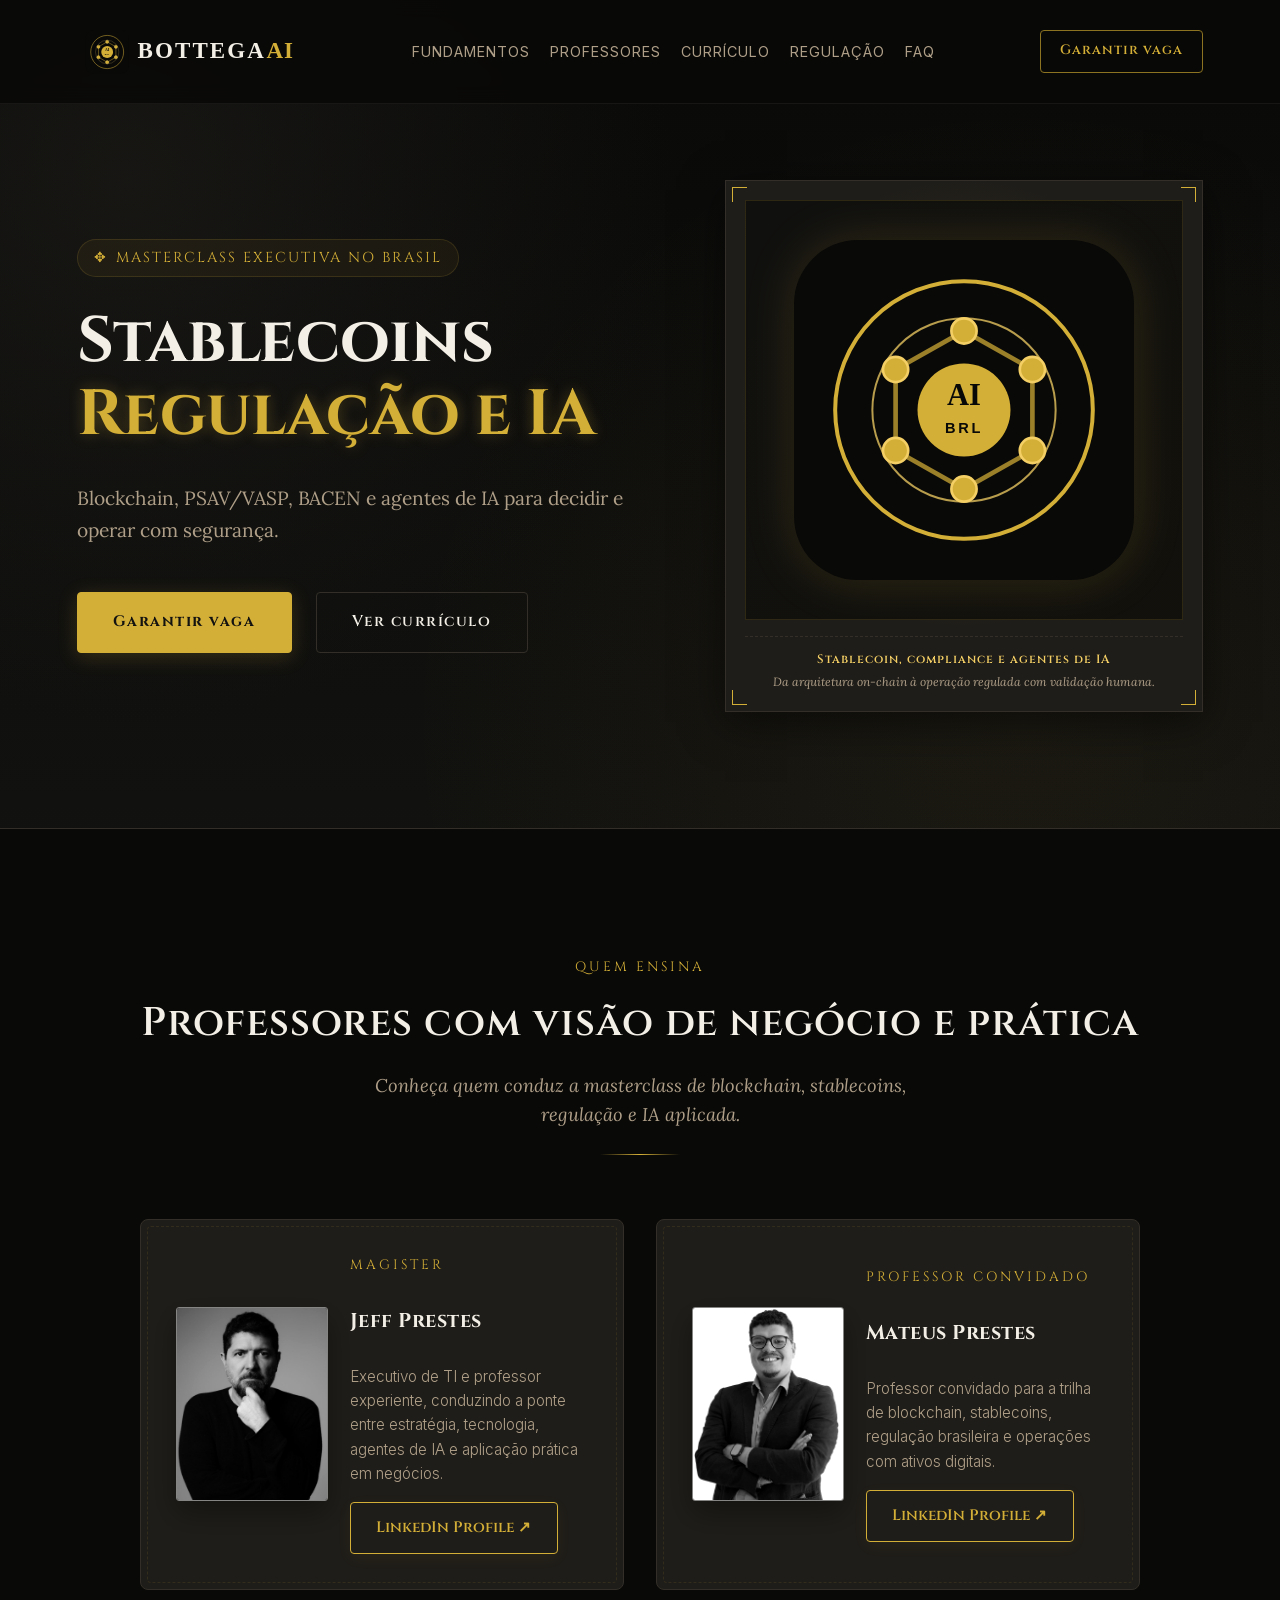
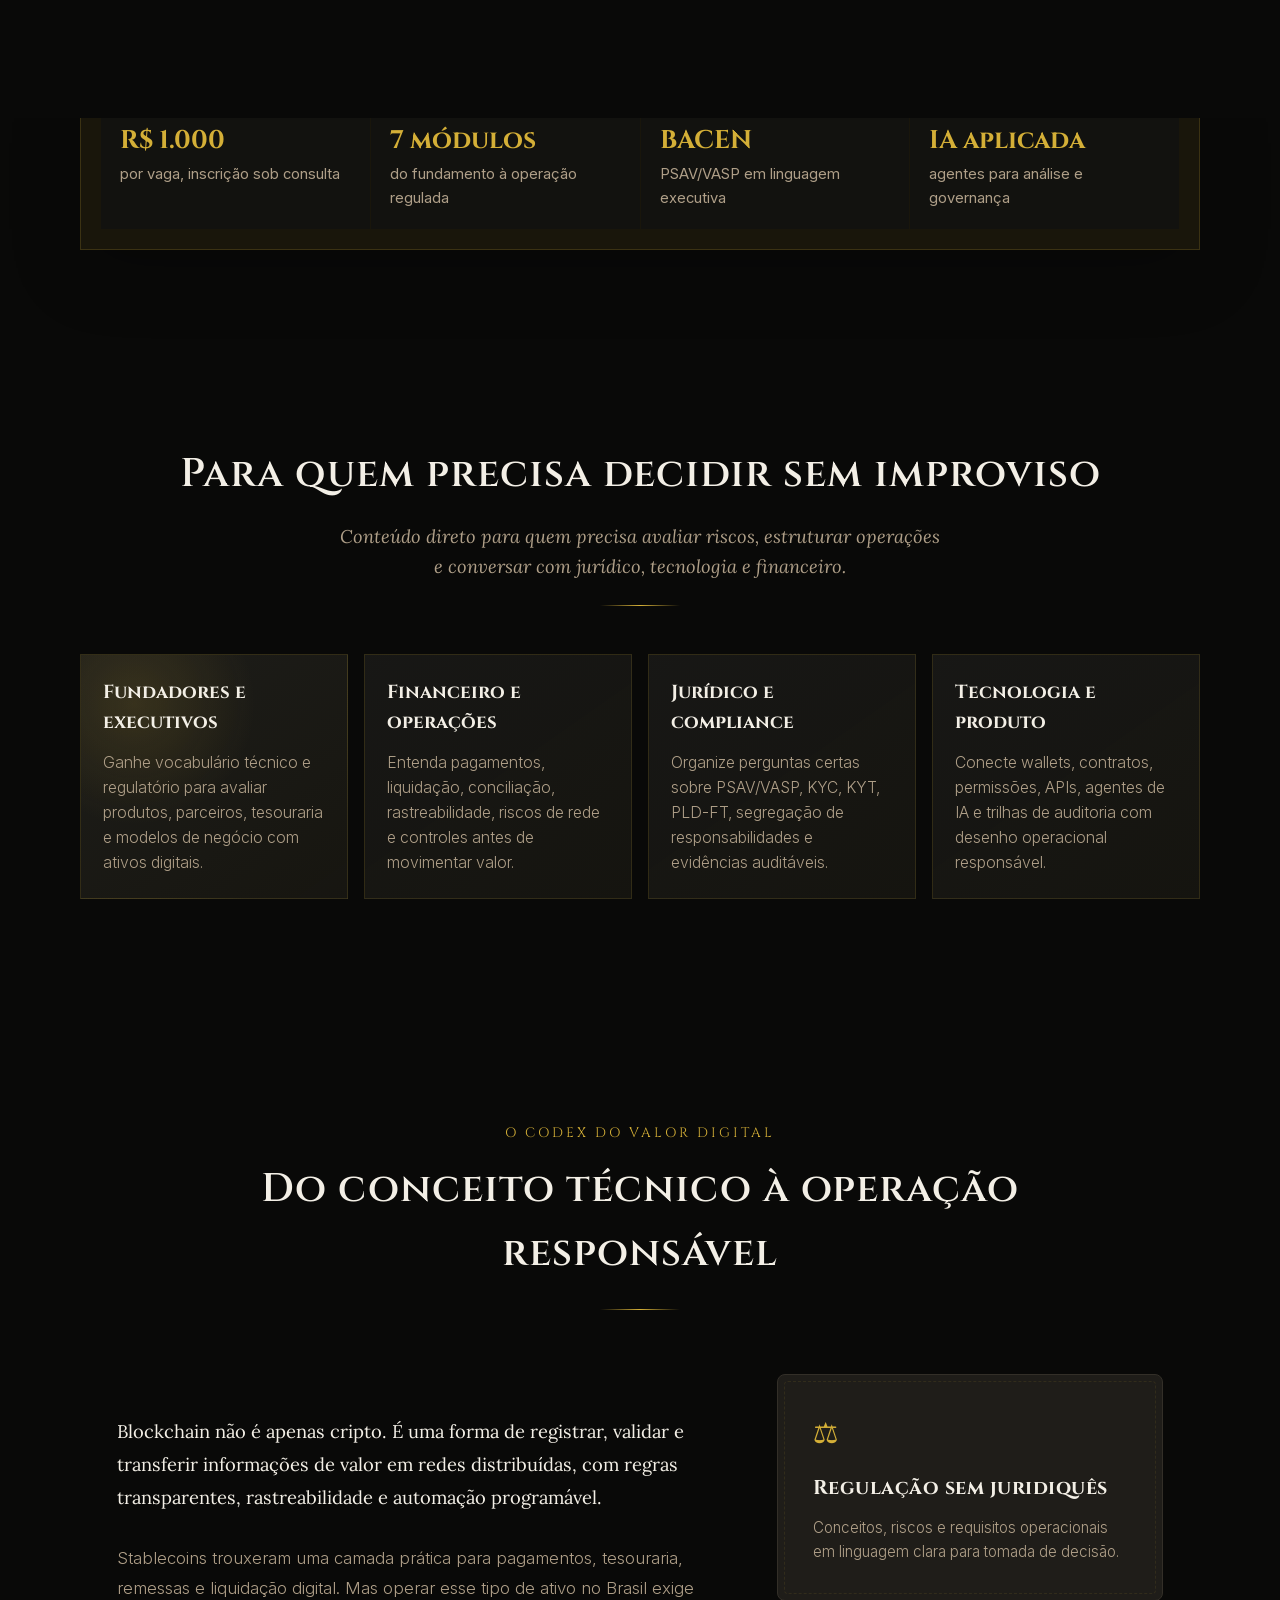
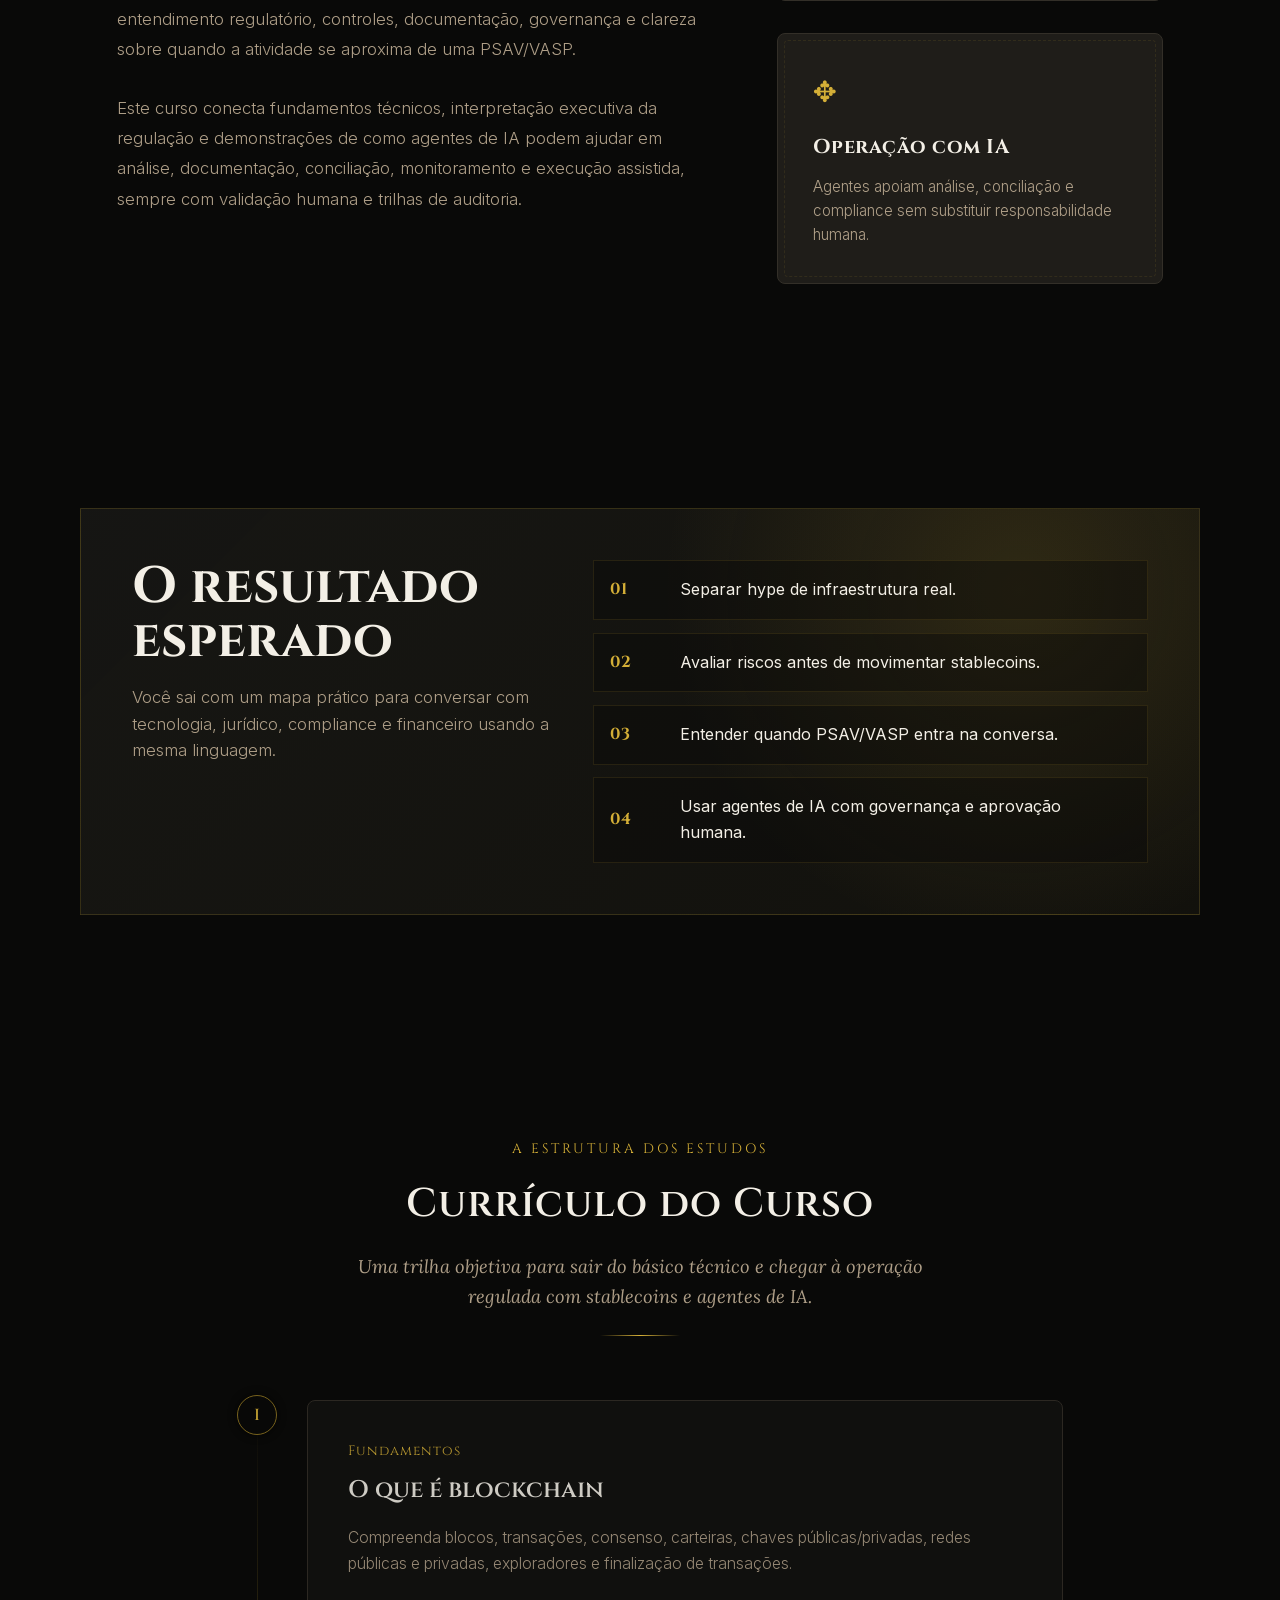
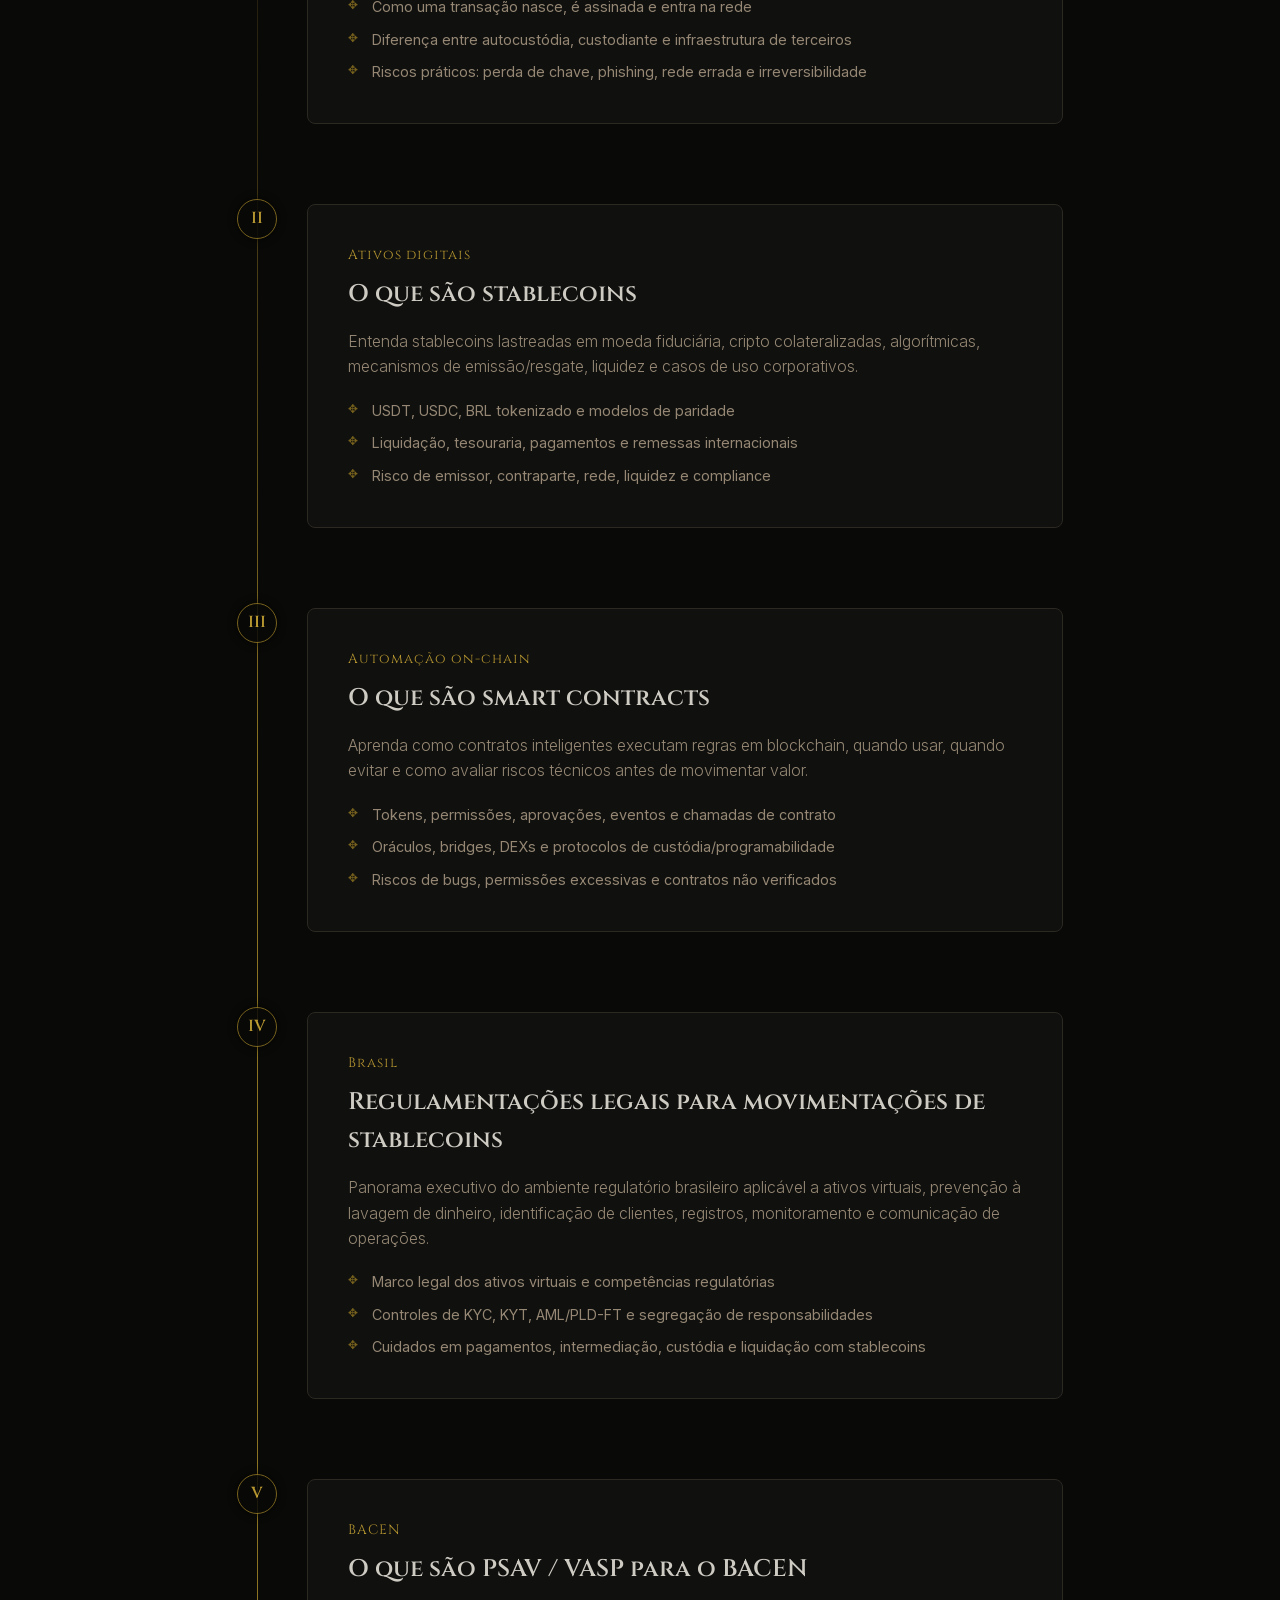
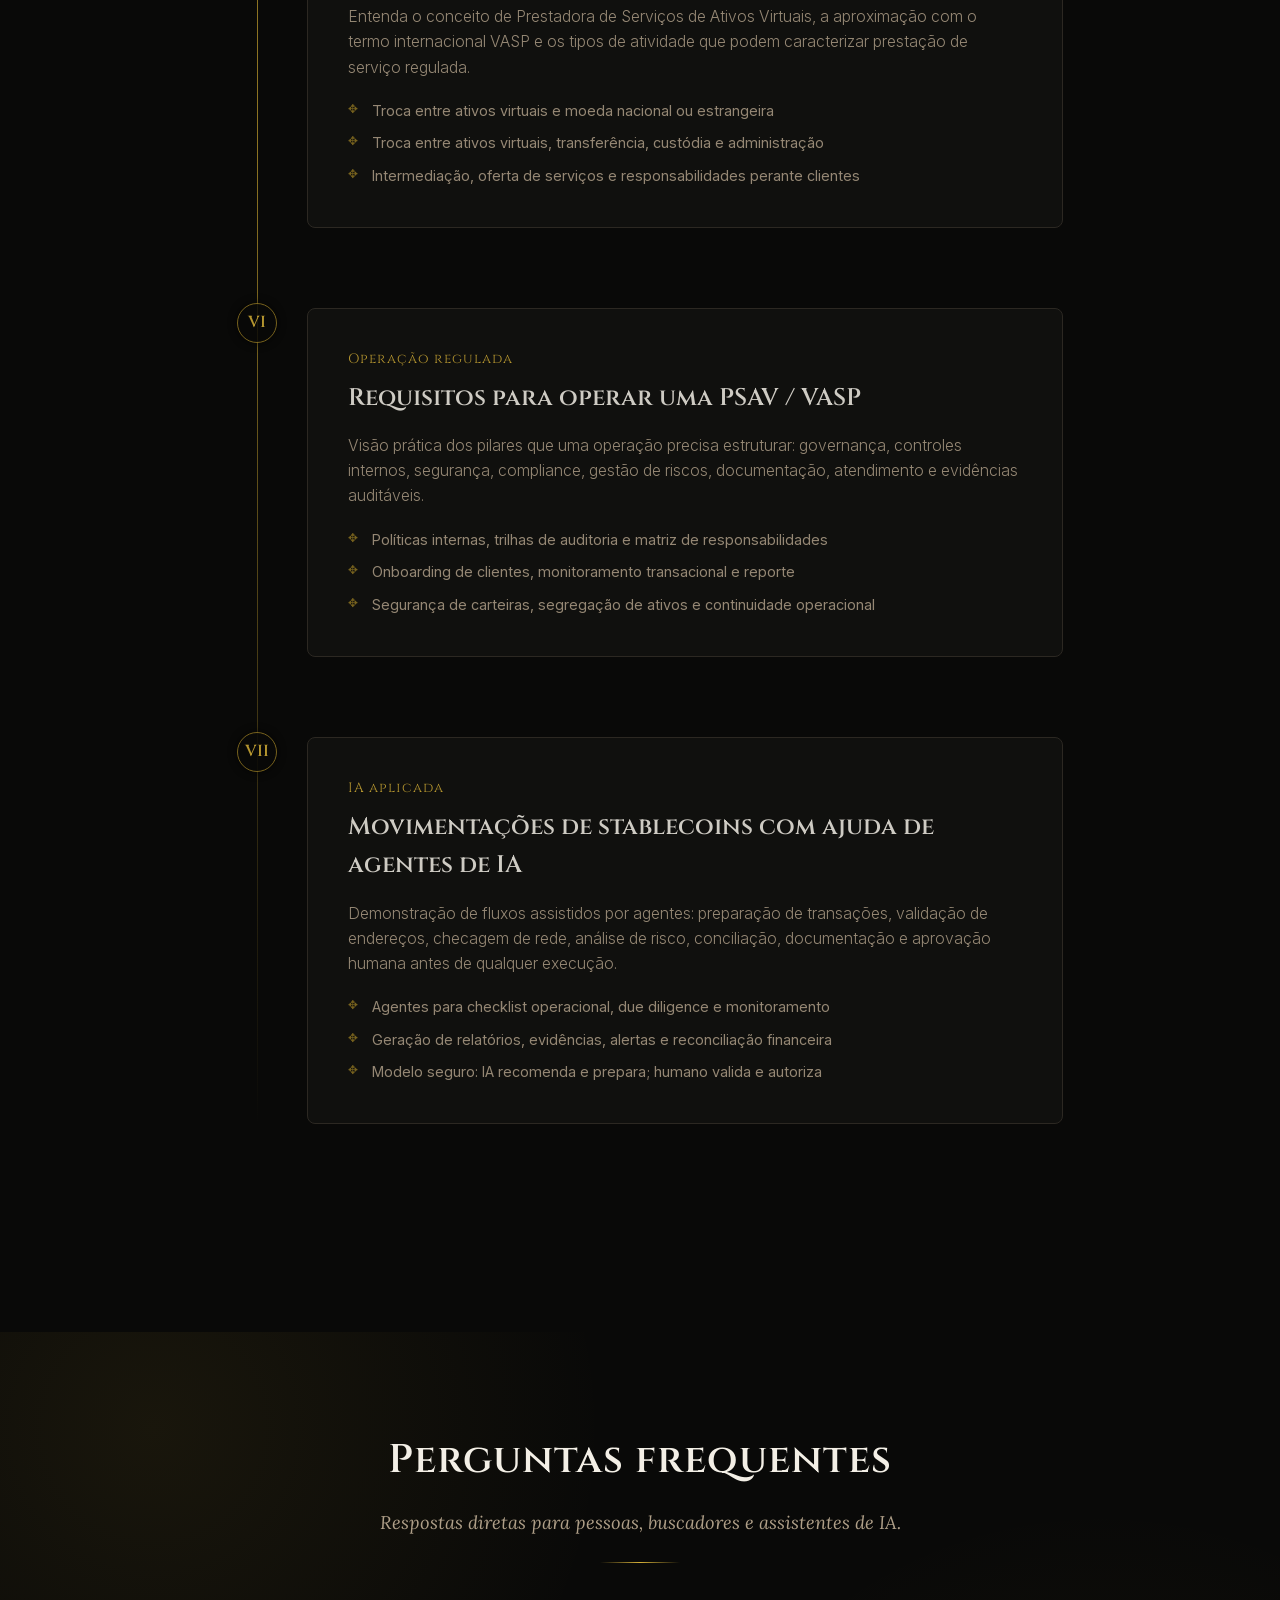
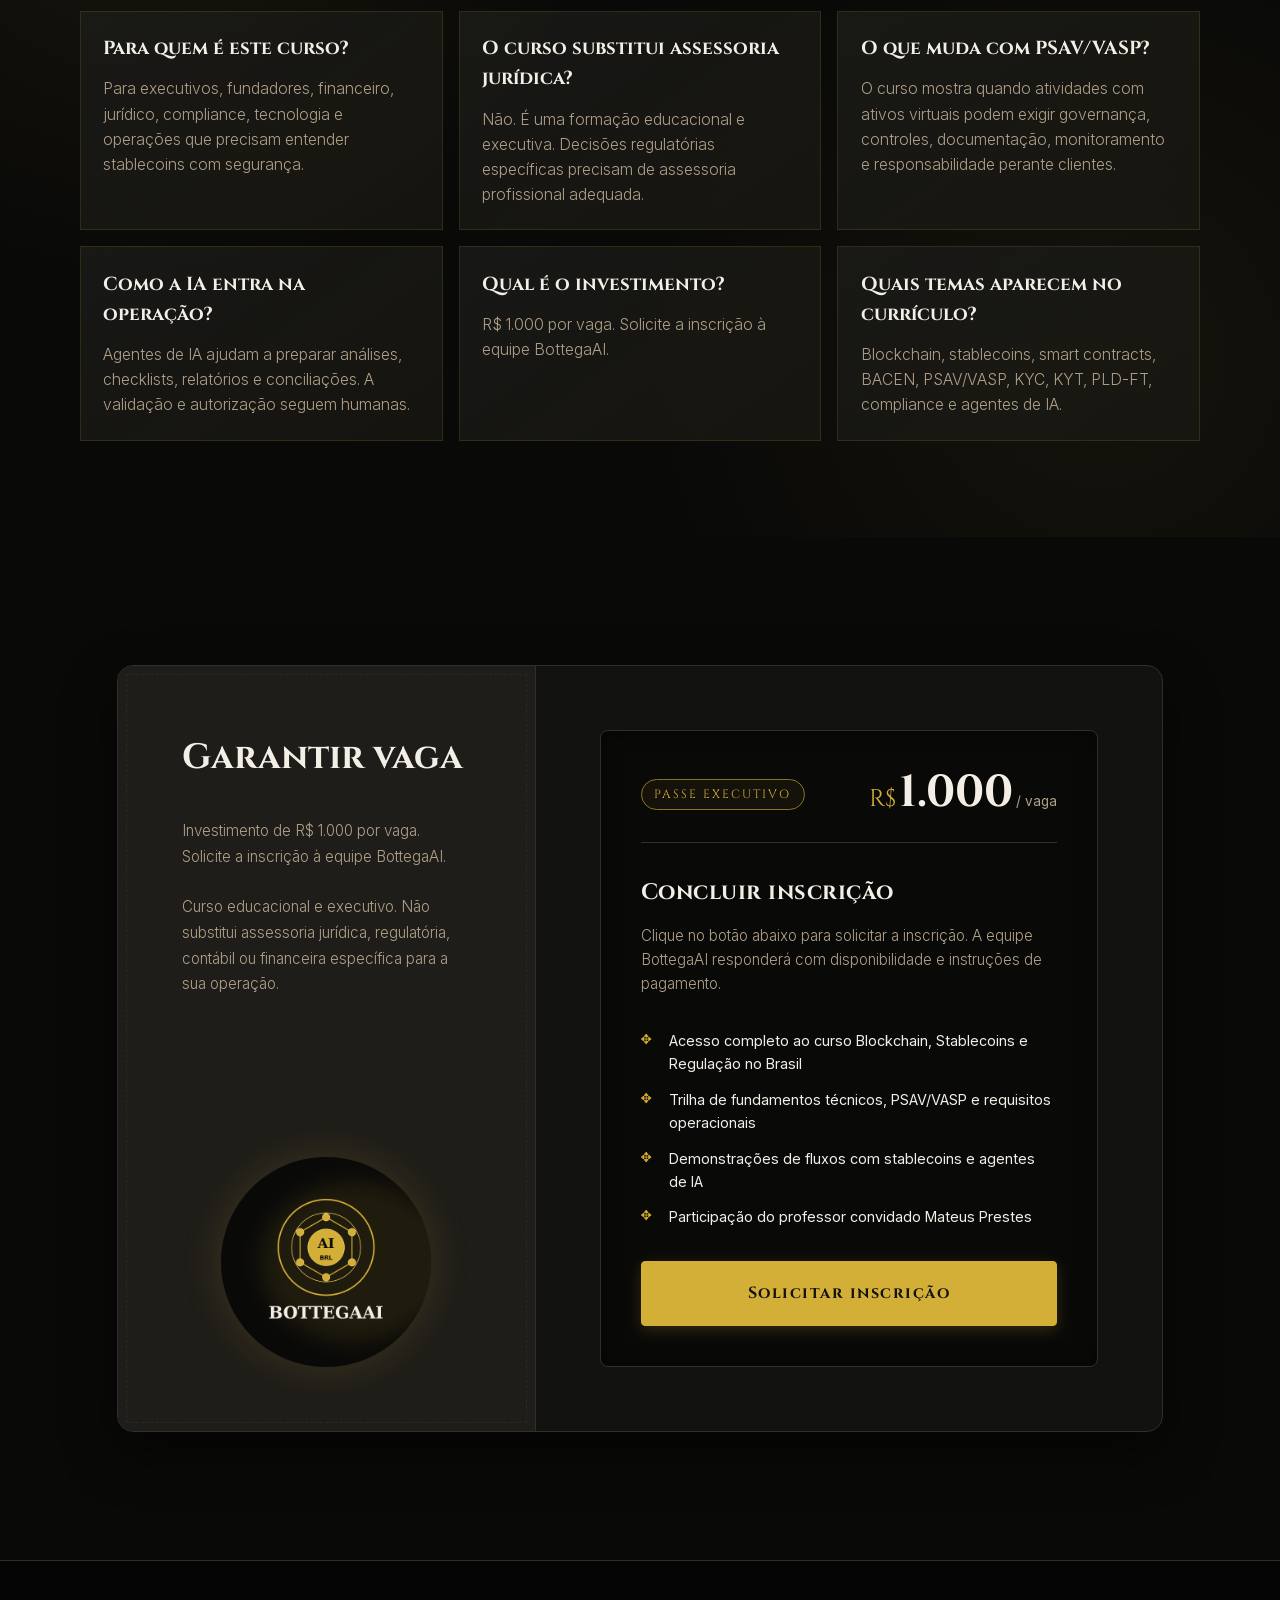
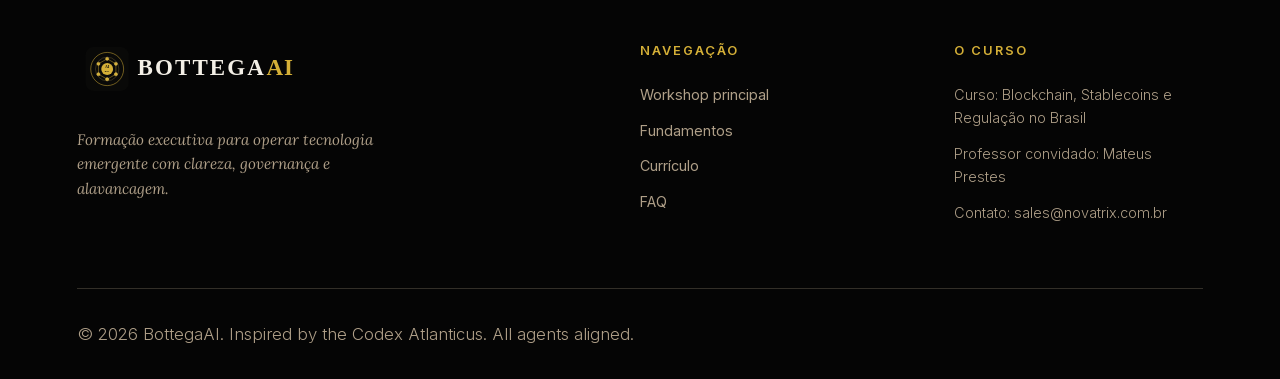
<file: br-blockchain-regulatorio.html>
<!DOCTYPE html>
<html lang="pt-BR">
<head>
    <!-- Google Tag Manager -->
    <script>(function(w,d,s,l,i){w[l]=w[l]||[];w[l].push({'gtm.start':
    new Date().getTime(),event:'gtm.js'});var f=d.getElementsByTagName(s)[0],
    j=d.createElement(s),dl=l!='dataLayer'?'&l='+l:'';j.async=true;j.src=
    'https://www.googletagmanager.com/gtm.js?id='+i+dl;f.parentNode.insertBefore(j,f);
    })(window,document,'script','dataLayer','GTM-PJZKDJPG');</script>
    <!-- End Google Tag Manager -->
    <meta charset="UTF-8">
    <meta name="viewport" content="width=device-width, initial-scale=1.0">
    <title>Curso de Stablecoins, Blockchain e Regulação no Brasil | BottegaAI</title>

    <meta name="robots" content="index, follow, max-image-preview:large, max-snippet:-1, max-video-preview:-1">
    <meta name="googlebot" content="index, follow, max-image-preview:large, max-snippet:-1">
    <meta name="bingbot" content="index, follow, max-image-preview:large, max-snippet:-1">
    <link rel="canonical" href="https://bottegaai.academy/br-blockchain-regulatorio.html">
    <link rel="alternate" hreflang="pt-BR" href="https://bottegaai.academy/br-blockchain-regulatorio.html">
    <link rel="alternate" hreflang="x-default" href="https://bottegaai.academy/br-blockchain-regulatorio.html">
    <link rel="icon" type="image/jpeg" href="images/favicon.jpg">
    <link rel="apple-touch-icon" href="images/bottegaai-meta-avatar-1024.png">
    <link rel="preload" as="image" href="images/bottegaai-blockchain-og-1200x630.png">

    <meta name="description" content="Curso executivo BottegaAI sobre stablecoins, blockchain, smart contracts, PSAV/VASP, BACEN, compliance e agentes de IA aplicados a operações com ativos digitais no Brasil.">
    <meta name="keywords" content="curso stablecoins, curso blockchain Brasil, regulação cripto Brasil, PSAV, VASP, BACEN, smart contracts, compliance cripto, agentes de IA, stablecoin BRL, BottegaAI">
    <meta name="author" content="BottegaAI">
    <meta name="topic" content="Blockchain, stablecoins, regulação brasileira, PSAV, VASP, BACEN, agentes de IA">
    <meta name="audience" content="Executivos, fundadores, advogados, equipes financeiras, compliance, tecnologia e operações">
    <meta name="classification" content="Educação executiva, tecnologia financeira, ativos digitais, inteligência artificial">
    <meta name="llm-summary" content="Curso executivo em português do Brasil sobre blockchain, stablecoins, smart contracts, regulação brasileira para ativos virtuais, PSAV/VASP perante o BACEN, compliance e uso de agentes de IA em operações com stablecoins. Preço R$ 1.000 por vaga, inscrição sob consulta.">

    <meta property="og:type" content="website">
    <meta property="og:locale" content="pt_BR">
    <meta property="og:url" content="https://bottegaai.academy/br-blockchain-regulatorio.html">
    <meta property="og:title" content="Curso de Stablecoins, Blockchain e Regulação no Brasil | BottegaAI">
    <meta property="og:description" content="Domine stablecoins, smart contracts, PSAV/VASP, BACEN, compliance e agentes de IA em uma masterclass executiva de R$ 1.000.">
    <meta property="og:image" content="https://bottegaai.academy/images/bottegaai-blockchain-og-1200x630.png">
    <meta property="og:image:secure_url" content="https://bottegaai.academy/images/bottegaai-blockchain-og-1200x630.png">
    <meta property="og:image:type" content="image/png">
    <meta property="og:image:width" content="1200">
    <meta property="og:image:height" content="630">
    <meta property="og:image:alt" content="BottegaAI, curso de stablecoins, blockchain e regulação no Brasil">
    <meta property="og:site_name" content="BottegaAI">

    <meta name="twitter:card" content="summary_large_image">
    <meta name="twitter:url" content="https://bottegaai.academy/br-blockchain-regulatorio.html">
    <meta name="twitter:title" content="Curso de Stablecoins, Blockchain e Regulação no Brasil | BottegaAI">
    <meta name="twitter:description" content="Masterclass executiva sobre stablecoins, blockchain, regulação brasileira, PSAV/VASP, BACEN e agentes de IA.">
    <meta name="twitter:image" content="https://bottegaai.academy/images/bottegaai-blockchain-og-1200x630.png">
    <meta name="twitter:image:alt" content="Curso BottegaAI de stablecoins, blockchain e regulação no Brasil">
    <meta name="twitter:site" content="@bottega_ai">

    <script type="application/ld+json">
    {
      "@context": "https://schema.org",
      "@graph": [
        {
          "@type": "WebSite",
          "@id": "https://bottegaai.academy/#website",
          "name": "BottegaAI",
          "url": "https://bottegaai.academy/",
          "inLanguage": "pt-BR"
        },
        {
          "@type": "Organization",
          "@id": "https://bottegaai.academy/#organization",
          "name": "BottegaAI",
          "url": "https://bottegaai.academy/",
          "logo": "https://bottegaai.academy/images/bottegaai-meta-avatar-1024.png",
          "sameAs": ["https://bottegaai.academy/"]
        },
        {
          "@type": "Course",
          "@id": "https://bottegaai.academy/br-blockchain-regulatorio.html#course",
          "name": "Blockchain, Stablecoins e Regulação no Brasil",
          "description": "Curso executivo sobre blockchain, stablecoins, smart contracts, PSAV/VASP, BACEN, compliance e uso de agentes de IA em operações com ativos digitais no Brasil.",
          "provider": {"@id": "https://bottegaai.academy/#organization"},
          "inLanguage": "pt-BR",
          "educationalLevel": "Executivo",
          "audience": {
            "@type": "Audience",
            "audienceType": "Executivos, fundadores, equipes financeiras, jurídicas, compliance, tecnologia e operações"
          },
          "teaches": [
            "Fundamentos de blockchain",
            "Stablecoins e modelos de lastro",
            "Smart contracts",
            "Regulação brasileira de ativos virtuais",
            "PSAV e VASP perante o BACEN",
            "Compliance, KYC, KYT e PLD-FT",
            "Agentes de IA para análise, conciliação e documentação"
          ],
          "hasCourseInstance": {
            "@type": "CourseInstance",
            "@id": "https://bottegaai.academy/br-blockchain-regulatorio.html#course-instance",
            "courseMode": "Masterclass executiva",
            "inLanguage": "pt-BR",
            "instructor": [
              {"@type": "Person", "name": "Jeff Prestes", "url": "https://www.linkedin.com/in/jeffprestes"},
              {"@type": "Person", "name": "Mateus Prestes", "url": "https://www.linkedin.com/in/mateus-prestes/"}
            ],
            "offers": {
              "@type": "Offer",
              "price": "1000",
              "priceCurrency": "BRL",
              "availability": "https://schema.org/InStock",
              "url": "https://bottegaai.academy/br-blockchain-regulatorio.html#register"
            }
          }
        },
        {
          "@type": "FAQPage",
          "@id": "https://bottegaai.academy/br-blockchain-regulatorio.html#faq",
          "mainEntity": [
            {"@type": "Question", "name": "Para quem é este curso?", "acceptedAnswer": {"@type": "Answer", "text": "Para executivos, fundadores, áreas financeiras, jurídicas, compliance, tecnologia e operações que precisam entender stablecoins e blockchain com foco em decisão de negócio e responsabilidade regulatória no Brasil."}},
            {"@type": "Question", "name": "O curso ensina a operar PSAV ou VASP?", "acceptedAnswer": {"@type": "Answer", "text": "O curso apresenta os conceitos, riscos, requisitos e pilares operacionais relacionados a PSAV/VASP. Ele é educacional e não substitui assessoria jurídica, regulatória, contábil ou financeira específica."}},
            {"@type": "Question", "name": "Há demonstrações com agentes de IA?", "acceptedAnswer": {"@type": "Answer", "text": "Sim. A trilha mostra como agentes de IA podem apoiar análise, documentação, conciliação, monitoramento e preparação de fluxos com validação humana antes de qualquer execução."}},
            {"@type": "Question", "name": "Qual é o investimento?", "acceptedAnswer": {"@type":"Answer","text":"O investimento é de R$ 1.000 por vaga. Solicite a inscrição à equipe BottegaAI."}}
          ]
        },
        {
          "@type": "BreadcrumbList",
          "@id": "https://bottegaai.academy/br-blockchain-regulatorio.html#breadcrumb",
          "itemListElement": [
            {"@type": "ListItem", "position": 1, "name": "BottegaAI", "item": "https://bottegaai.academy/"},
            {"@type": "ListItem", "position": 2, "name": "Blockchain, Stablecoins e Regulação no Brasil", "item": "https://bottegaai.academy/br-blockchain-regulatorio.html"}
          ]
        }
      ]
    }
    </script>

    <link rel="preconnect" href="https://fonts.googleapis.com">
    <link rel="preconnect" href="https://fonts.gstatic.com" crossorigin>
    <link href="https://fonts.googleapis.com/css2?family=Cinzel:wght@400;600;700;900&family=Inter:wght@300;400;500;600;700;800&family=Lora:ital,wght@0,400;0,500;0,600;1,400&display=swap" rel="stylesheet">
    <link rel="stylesheet" href="style.css?v=20260902-blockchain-seo2">
</head>
<body class="blockchain-course-page">
    <!-- Google Tag Manager (noscript) -->
    <noscript><iframe src="https://www.googletagmanager.com/ns.html?id=GTM-PJZKDJPG"
    height="0" width="0" style="display:none;visibility:hidden"></iframe></noscript>
    <!-- End Google Tag Manager (noscript) -->
    <header class="main-header" id="header-section">
        <a href="/" class="logo" aria-label="BottegaAI Home">
            <img src="images/bottegaai-logo-horizontal.svg" alt="BottegaAI" class="bottega-wordmark">
        </a>
        <nav class="nav-menu" id="navigation-menu" aria-label="Navegação principal">
            <a href="#fundamentos" class="nav-link">Fundamentos</a>
            <a href="#professores" class="nav-link">Professores</a>
            <a href="#curriculum" class="nav-link">Currículo</a>
            <a href="#regulatorio" class="nav-link">Regulação</a>
            <a href="#faq" class="nav-link">FAQ</a>
        </nav>
        <div class="header-right">
            <a href="#register" class="cta-button-nav" id="nav-cta">Garantir vaga</a>
        </div>
    </header>

    <main>
        <section class="hero-section blockchain-hero" id="hero-section">
            <div class="hero-content">
                <div class="date-badge" id="hero-date-badge">
                    <span class="icon">✥</span> MASTERCLASS EXECUTIVA NO BRASIL
                </div>
                <h1 class="hero-title" id="main-hero-title">
                    Stablecoins<br>
                    <span class="gold-text-glow">Regulação e IA</span>
                </h1>
                <p class="hero-subtitle">
                    Blockchain, PSAV/VASP, BACEN e agentes de IA para decidir e operar com segurança.
                </p>
                <div class="hero-actions">
                    <a href="#register" class="cta-button-primary" id="hero-cta-apply">Garantir vaga</a>
                    <a href="#curriculum" class="cta-button-secondary" id="hero-cta-explore">Ver currículo</a>
                </div>
            </div>
            <div class="hero-visual" aria-hidden="true">
                <div class="sketch-frame blockchain-sketch-frame">
                    <div class="gold-border-corner top-left"></div>
                    <div class="gold-border-corner top-right"></div>
                    <div class="gold-border-corner bottom-left"></div>
                    <div class="gold-border-corner bottom-right"></div>
                    <div class="blockchain-hero-diagram">
                        <img src="images/bottegaai-blockchain-symbol.svg" alt="" class="blockchain-hero-mark">
                    </div>
                    <div class="sketch-caption">
                        <span class="caption-title">Stablecoin, compliance e agentes de IA</span>
                        <p>Da arquitetura on-chain à operação regulada com validação humana.</p>
                    </div>
                </div>
            </div>
        </section>

        <section class="magister-section blockchain-professors blockchain-professors-top" id="professores">
            <div class="section-header">
                <span class="section-tagline">QUEM ENSINA</span>
                <h2 class="section-title">Professores com visão de negócio e prática</h2>
                <p class="section-subtitle">Conheça quem conduz a masterclass de blockchain, stablecoins, regulação e IA aplicada.</p>
                <div class="gold-divider"></div>
            </div>
            <div class="blockchain-professor-grid">
                <article class="parchment-card professor-card">
                    <img src="images/jeff-prestes-authority-portrait.jpg" alt="Retrato profissional de Jeff Prestes" class="professor-photo" width="3531" height="4337" loading="eager">
                    <div class="professor-card-content">
                        <span class="section-tagline">MAGISTER</span>
                        <h3 class="card-title">Jeff Prestes</h3>
                        <p>Executivo de TI e professor experiente, conduzindo a ponte entre estratégia, tecnologia, agentes de IA e aplicação prática em negócios.</p>
                        <a href="https://www.linkedin.com/in/jeffprestes" target="_blank" rel="noopener noreferrer" class="linkedin-btn">LinkedIn Profile ↗</a>
                    </div>
                </article>
                <article class="parchment-card professor-card">
                    <img src="images/mateus-prestes-professor.jpg" alt="Retrato profissional do professor Mateus Prestes" class="professor-photo" width="638" height="787" loading="eager">
                    <div class="professor-card-content">
                        <span class="section-tagline">PROFESSOR CONVIDADO</span>
                        <h3 class="card-title">Mateus Prestes</h3>
                        <p>Professor convidado para a trilha de blockchain, stablecoins, regulação brasileira e operações com ativos digitais.</p>
                        <a href="https://www.linkedin.com/in/mateus-prestes/" target="_blank" rel="noopener noreferrer" class="linkedin-btn">LinkedIn Profile ↗</a>
                    </div>
                </article>
            </div>
        </section>

        <section class="course-proof-band" aria-label="Resumo comercial do curso">
            <div class="course-proof-item">
                <strong>R$ 1.000</strong>
                <span>por vaga, inscrição sob consulta</span>
            </div>
            <div class="course-proof-item">
                <strong>7 módulos</strong>
                <span>do fundamento à operação regulada</span>
            </div>
            <div class="course-proof-item">
                <strong>BACEN</strong>
                <span>PSAV/VASP em linguagem executiva</span>
            </div>
            <div class="course-proof-item">
                <strong>IA aplicada</strong>
                <span>agentes para análise e governança</span>
            </div>
        </section>

        <section class="blockchain-audience-section" id="para-quem">
            <div class="section-header compact-header">
                <h2 class="section-title">Para quem precisa decidir sem improviso</h2>
                <p class="section-subtitle">Conteúdo direto para quem precisa avaliar riscos, estruturar operações e conversar com jurídico, tecnologia e financeiro.</p>
                <div class="gold-divider"></div>
            </div>
            <div class="audience-grid">
                <article class="audience-card featured-audience-card">
                    <h3>Fundadores e executivos</h3>
                    <p>Ganhe vocabulário técnico e regulatório para avaliar produtos, parceiros, tesouraria e modelos de negócio com ativos digitais.</p>
                </article>
                <article class="audience-card">
                    <h3>Financeiro e operações</h3>
                    <p>Entenda pagamentos, liquidação, conciliação, rastreabilidade, riscos de rede e controles antes de movimentar valor.</p>
                </article>
                <article class="audience-card">
                    <h3>Jurídico e compliance</h3>
                    <p>Organize perguntas certas sobre PSAV/VASP, KYC, KYT, PLD-FT, segregação de responsabilidades e evidências auditáveis.</p>
                </article>
                <article class="audience-card">
                    <h3>Tecnologia e produto</h3>
                    <p>Conecte wallets, contratos, permissões, APIs, agentes de IA e trilhas de auditoria com desenho operacional responsável.</p>
                </article>
            </div>
        </section>

        <section class="philosophy-section blockchain-content-section" id="fundamentos">
            <div class="section-header">
                <span class="section-tagline">O CODEX DO VALOR DIGITAL</span>
                <h2 class="section-title">Do conceito técnico à operação responsável</h2>
                <div class="gold-divider"></div>
            </div>
            <div class="philosophy-grid">
                <div class="philosophy-text" id="philosophy-text-container">
                    <p class="drop-cap-p">
                        Blockchain não é apenas cripto. É uma forma de registrar, validar e transferir informações de valor em redes distribuídas, com regras transparentes, rastreabilidade e automação programável.
                    </p>
                    <p>
                        Stablecoins trouxeram uma camada prática para pagamentos, tesouraria, remessas e liquidação digital. Mas operar esse tipo de ativo no Brasil exige entendimento regulatório, controles, documentação, governança e clareza sobre quando a atividade se aproxima de uma PSAV/VASP.
                    </p>
                    <p>
                        Este curso conecta fundamentos técnicos, interpretação executiva da regulação e demonstrações de como agentes de IA podem ajudar em análise, documentação, conciliação, monitoramento e execução assistida, sempre com validação humana e trilhas de auditoria.
                    </p>
                </div>
                <div class="philosophy-cards blockchain-card-stack">
                    <div class="parchment-card">
                        <div class="card-icon">⚖</div>
                        <h3 class="card-title">Regulação sem juridiquês</h3>
                        <p>Conceitos, riscos e requisitos operacionais em linguagem clara para tomada de decisão.</p>
                    </div>
                    <div class="parchment-card">
                        <div class="card-icon">✥</div>
                        <h3 class="card-title">Operação com IA</h3>
                        <p>Agentes apoiam análise, conciliação e compliance sem substituir responsabilidade humana.</p>
                    </div>
                </div>
            </div>
        </section>

        <section class="blockchain-conversion-panel" id="resultado">
            <div class="conversion-copy">
                <h2>O resultado esperado</h2>
                <p>Você sai com um mapa prático para conversar com tecnologia, jurídico, compliance e financeiro usando a mesma linguagem.</p>
            </div>
            <ul class="conversion-checklist" aria-label="Resultados esperados do curso">
                <li><strong>01</strong><span>Separar hype de infraestrutura real.</span></li>
                <li><strong>02</strong><span>Avaliar riscos antes de movimentar stablecoins.</span></li>
                <li><strong>03</strong><span>Entender quando PSAV/VASP entra na conversa.</span></li>
                <li><strong>04</strong><span>Usar agentes de IA com governança e aprovação humana.</span></li>
            </ul>
        </section>

        <section class="curriculum-section blockchain-curriculum" id="curriculum">
            <div class="section-header">
                <span class="section-tagline">A ESTRUTURA DOS ESTUDOS</span>
                <h2 class="section-title">Currículo do Curso</h2>
                <p class="section-subtitle">Uma trilha objetiva para sair do básico técnico e chegar à operação regulada com stablecoins e agentes de IA.</p>
                <div class="gold-divider"></div>
            </div>

            <div class="curriculum-timeline">
                <div class="timeline-item">
                    <div class="timeline-number">I</div>
                    <div class="timeline-content">
                        <span class="timeline-time">Fundamentos</span>
                        <h3 class="timeline-title">O que é blockchain</h3>
                        <p>Compreenda blocos, transações, consenso, carteiras, chaves públicas/privadas, redes públicas e privadas, exploradores e finalização de transações.</p>
                        <ul class="timeline-list">
                            <li>Como uma transação nasce, é assinada e entra na rede</li>
                            <li>Diferença entre autocustódia, custodiante e infraestrutura de terceiros</li>
                            <li>Riscos práticos: perda de chave, phishing, rede errada e irreversibilidade</li>
                        </ul>
                    </div>
                </div>

                <div class="timeline-item">
                    <div class="timeline-number">II</div>
                    <div class="timeline-content">
                        <span class="timeline-time">Ativos digitais</span>
                        <h3 class="timeline-title">O que são stablecoins</h3>
                        <p>Entenda stablecoins lastreadas em moeda fiduciária, cripto colateralizadas, algorítmicas, mecanismos de emissão/resgate, liquidez e casos de uso corporativos.</p>
                        <ul class="timeline-list">
                            <li>USDT, USDC, BRL tokenizado e modelos de paridade</li>
                            <li>Liquidação, tesouraria, pagamentos e remessas internacionais</li>
                            <li>Risco de emissor, contraparte, rede, liquidez e compliance</li>
                        </ul>
                    </div>
                </div>

                <div class="timeline-item">
                    <div class="timeline-number">III</div>
                    <div class="timeline-content">
                        <span class="timeline-time">Automação on-chain</span>
                        <h3 class="timeline-title">O que são smart contracts</h3>
                        <p>Aprenda como contratos inteligentes executam regras em blockchain, quando usar, quando evitar e como avaliar riscos técnicos antes de movimentar valor.</p>
                        <ul class="timeline-list">
                            <li>Tokens, permissões, aprovações, eventos e chamadas de contrato</li>
                            <li>Oráculos, bridges, DEXs e protocolos de custódia/programabilidade</li>
                            <li>Riscos de bugs, permissões excessivas e contratos não verificados</li>
                        </ul>
                    </div>
                </div>

                <div class="timeline-item" id="regulatorio">
                    <div class="timeline-number">IV</div>
                    <div class="timeline-content">
                        <span class="timeline-time">Brasil</span>
                        <h3 class="timeline-title">Regulamentações legais para movimentações de stablecoins</h3>
                        <p>Panorama executivo do ambiente regulatório brasileiro aplicável a ativos virtuais, prevenção à lavagem de dinheiro, identificação de clientes, registros, monitoramento e comunicação de operações.</p>
                        <ul class="timeline-list">
                            <li>Marco legal dos ativos virtuais e competências regulatórias</li>
                            <li>Controles de KYC, KYT, AML/PLD-FT e segregação de responsabilidades</li>
                            <li>Cuidados em pagamentos, intermediação, custódia e liquidação com stablecoins</li>
                        </ul>
                    </div>
                </div>

                <div class="timeline-item">
                    <div class="timeline-number">V</div>
                    <div class="timeline-content">
                        <span class="timeline-time">BACEN</span>
                        <h3 class="timeline-title">O que são PSAV / VASP para o BACEN</h3>
                        <p>Entenda o conceito de Prestadora de Serviços de Ativos Virtuais, a aproximação com o termo internacional VASP e os tipos de atividade que podem caracterizar prestação de serviço regulada.</p>
                        <ul class="timeline-list">
                            <li>Troca entre ativos virtuais e moeda nacional ou estrangeira</li>
                            <li>Troca entre ativos virtuais, transferência, custódia e administração</li>
                            <li>Intermediação, oferta de serviços e responsabilidades perante clientes</li>
                        </ul>
                    </div>
                </div>

                <div class="timeline-item">
                    <div class="timeline-number">VI</div>
                    <div class="timeline-content">
                        <span class="timeline-time">Operação regulada</span>
                        <h3 class="timeline-title">Requisitos para operar uma PSAV / VASP</h3>
                        <p>Visão prática dos pilares que uma operação precisa estruturar: governança, controles internos, segurança, compliance, gestão de riscos, documentação, atendimento e evidências auditáveis.</p>
                        <ul class="timeline-list">
                            <li>Políticas internas, trilhas de auditoria e matriz de responsabilidades</li>
                            <li>Onboarding de clientes, monitoramento transacional e reporte</li>
                            <li>Segurança de carteiras, segregação de ativos e continuidade operacional</li>
                        </ul>
                    </div>
                </div>

                <div class="timeline-item">
                    <div class="timeline-number">VII</div>
                    <div class="timeline-content">
                        <span class="timeline-time">IA aplicada</span>
                        <h3 class="timeline-title">Movimentações de stablecoins com ajuda de agentes de IA</h3>
                        <p>Demonstração de fluxos assistidos por agentes: preparação de transações, validação de endereços, checagem de rede, análise de risco, conciliação, documentação e aprovação humana antes de qualquer execução.</p>
                        <ul class="timeline-list">
                            <li>Agentes para checklist operacional, due diligence e monitoramento</li>
                            <li>Geração de relatórios, evidências, alertas e reconciliação financeira</li>
                            <li>Modelo seguro: IA recomenda e prepara; humano valida e autoriza</li>
                        </ul>
                    </div>
                </div>
            </div>
        </section>

        <section class="blockchain-faq-section" id="faq">
            <div class="section-header compact-header">
                <h2 class="section-title">Perguntas frequentes</h2>
                <p class="section-subtitle">Respostas diretas para pessoas, buscadores e assistentes de IA.</p>
                <div class="gold-divider"></div>
            </div>
            <div class="faq-grid">
                <article class="faq-card">
                    <h3>Para quem é este curso?</h3>
                    <p>Para executivos, fundadores, financeiro, jurídico, compliance, tecnologia e operações que precisam entender stablecoins com segurança.</p>
                </article>
                <article class="faq-card">
                    <h3>O curso substitui assessoria jurídica?</h3>
                    <p>Não. É uma formação educacional e executiva. Decisões regulatórias específicas precisam de assessoria profissional adequada.</p>
                </article>
                <article class="faq-card">
                    <h3>O que muda com PSAV/VASP?</h3>
                    <p>O curso mostra quando atividades com ativos virtuais podem exigir governança, controles, documentação, monitoramento e responsabilidade perante clientes.</p>
                </article>
                <article class="faq-card">
                    <h3>Como a IA entra na operação?</h3>
                    <p>Agentes de IA ajudam a preparar análises, checklists, relatórios e conciliações. A validação e autorização seguem humanas.</p>
                </article>
                <article class="faq-card">
                    <h3>Qual é o investimento?</h3>
                    <p>R$ 1.000 por vaga. Solicite a inscrição à equipe BottegaAI.</p>
                </article>
                <article class="faq-card">
                    <h3>Quais temas aparecem no currículo?</h3>
                    <p>Blockchain, stablecoins, smart contracts, BACEN, PSAV/VASP, KYC, KYT, PLD-FT, compliance e agentes de IA.</p>
                </article>
            </div>
        </section>

        <section class="register-section" id="register">
            <div class="register-card-container">
                <div class="register-info-panel">
                    <div>
                        <h2 class="register-panel-title">Garantir vaga</h2>
                        <p class="register-panel-desc">
                            Investimento de R$ 1.000 por vaga. Solicite a inscrição à equipe BottegaAI.
                        </p>
                        <p class="register-panel-desc">
                            Curso educacional e executivo. Não substitui assessoria jurídica, regulatória, contábil ou financeira específica para a sua operação.
                        </p>
                    </div>
                    <div class="guild-seal-container">
                        <img src="images/bottegaai-meta-avatar-1024.png" alt="Símbolo BottegaAI para curso de stablecoins" class="register-brand-seal">
                    </div>
                </div>
                <div class="register-form-panel">
                    <div class="payment-box">
                        <div class="payment-header">
                            <span class="payment-badge">PASSE EXECUTIVO</span>
                            <div class="payment-price">
                                <span class="price-currency">R$</span>
                                <span class="price-amount">1.000</span>
                                <span class="price-period">/ vaga</span>
                            </div>
                        </div>
                        <div class="payment-explanation">
                            <h3 class="payment-title">Concluir inscrição</h3>
                            <p class="payment-desc">
                                Clique no botão abaixo para solicitar a inscrição. A equipe BottegaAI responderá com disponibilidade e instruções de pagamento.
                            </p>
                        </div>
                        <ul class="payment-features-list">
                            <li>Acesso completo ao curso Blockchain, Stablecoins e Regulação no Brasil</li>
                            <li>Trilha de fundamentos técnicos, PSAV/VASP e requisitos operacionais</li>
                            <li>Demonstrações de fluxos com stablecoins e agentes de IA</li>
                            <li>Participação do professor convidado Mateus Prestes</li>
                        </ul>
                        <a href="mailto:sales@novatrix.com.br?subject=Inscri%C3%A7%C3%A3o%20no%20curso%20de%20Blockchain%20e%20Stablecoins" class="payment-button" id="stripe-payment-btn">
                            Solicitar inscrição
                        </a>
                    </div>
                </div>
            </div>
        </section>
    </main>

    <footer class="main-footer" id="footer-section">
        <div class="footer-grid">
            <div class="footer-brand">
                <img src="images/bottegaai-logo-horizontal.svg" alt="BottegaAI" class="footer-wordmark">
                <p class="footer-tagline">Formação executiva para operar tecnologia emergente com clareza, governança e alavancagem.</p>
            </div>
            <div class="footer-links">
                <h4>NAVEGAÇÃO</h4>
                <a href="/">Workshop principal</a>
                <a href="#fundamentos">Fundamentos</a>
                <a href="#curriculum">Currículo</a>
                <a href="#faq">FAQ</a>
            </div>
            <div class="footer-meta">
                <h4>O CURSO</h4>
                <p>Curso: Blockchain, Stablecoins e Regulação no Brasil</p>
                <p>Professor convidado: Mateus Prestes</p>
                <p>Contato: sales@novatrix.com.br</p>
            </div>
        </div>
        <div class="footer-bottom">
            <p>&copy; 2026 BottegaAI. Inspired by the Codex Atlanticus. All agents aligned.</p>
        </div>
    </footer>
</body>
</html>
</file>
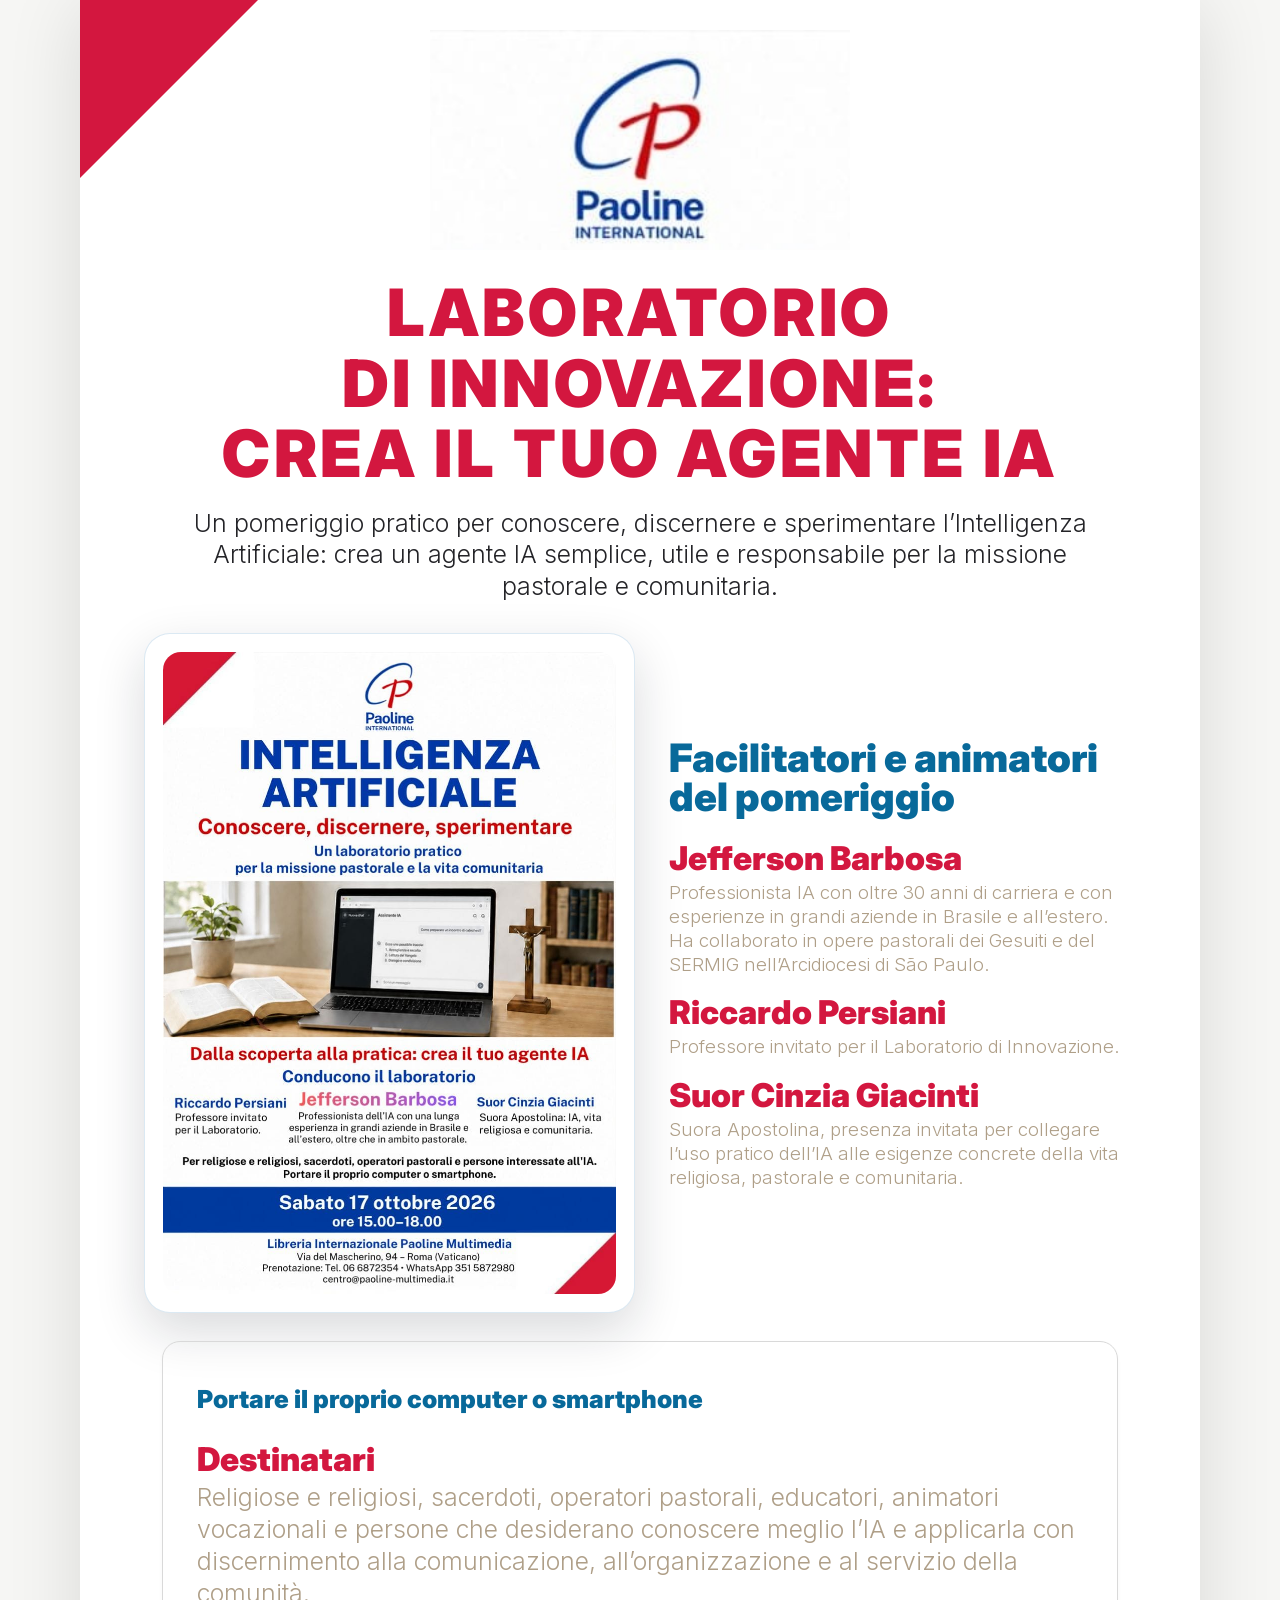
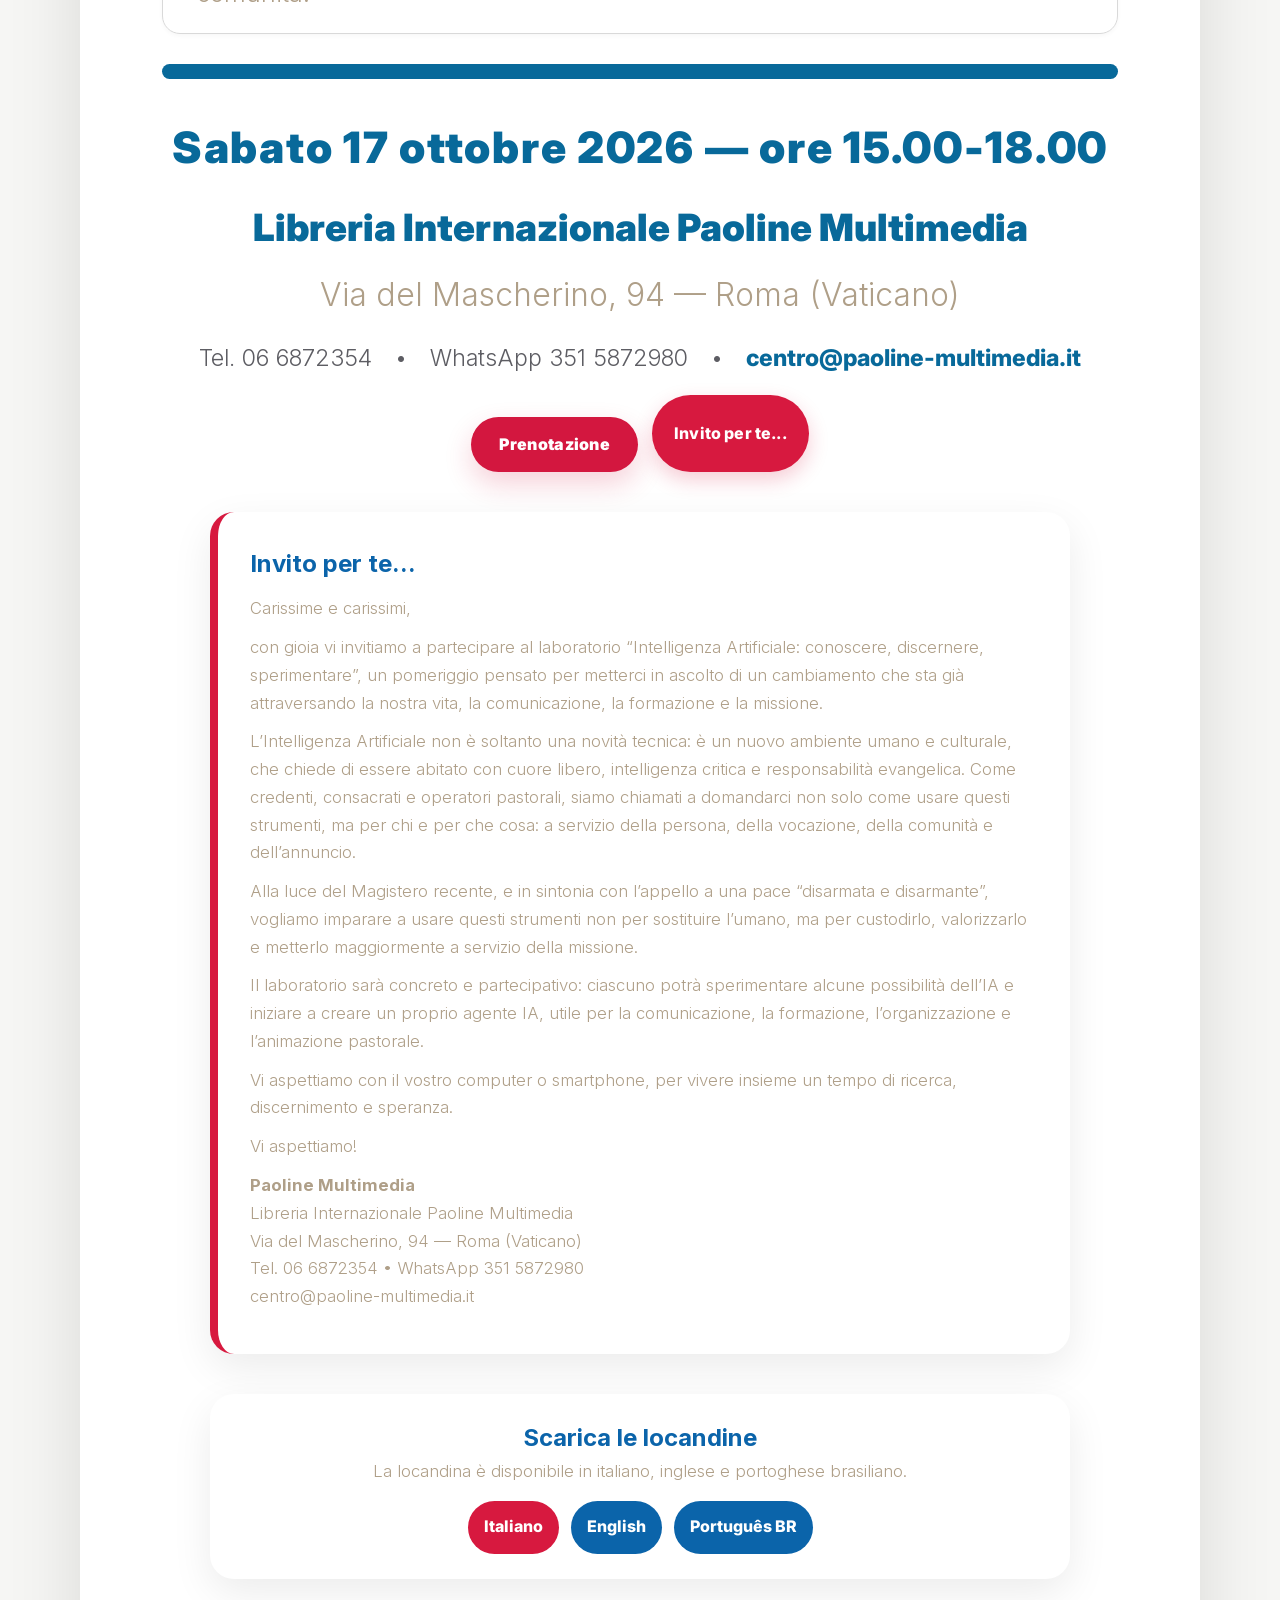
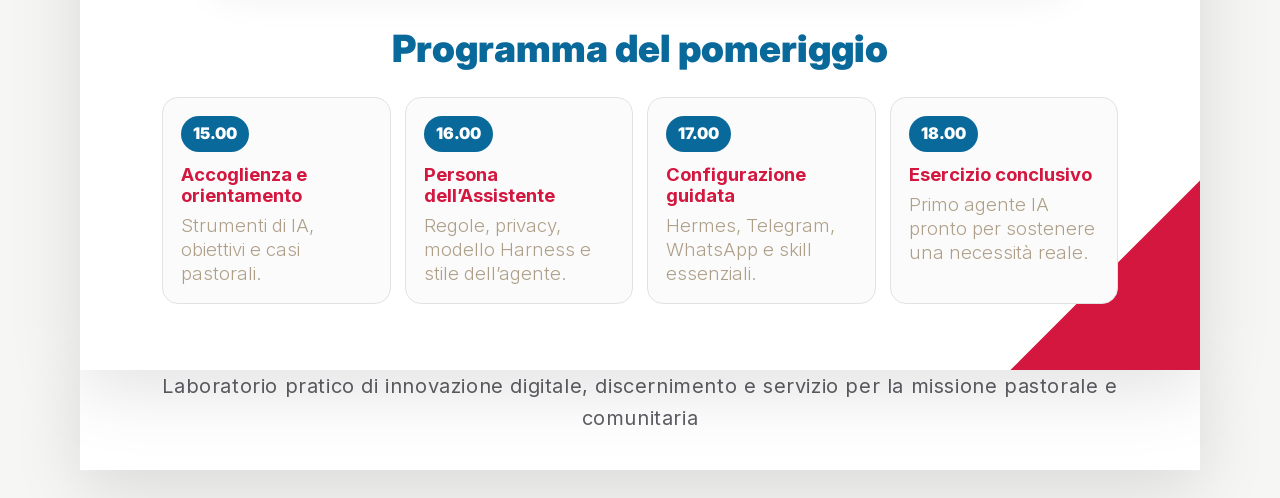
<file: it-workshop-religiozi-roma-oct-2026.html>
<!DOCTYPE html>
<html lang="it">
<head>
    <meta charset="UTF-8">
    <meta name="viewport" content="width=device-width, initial-scale=1.0">
    <title>Laboratorio IA pastorale | Paoline Roma</title>

    <meta name="robots" content="index, follow, max-image-preview:large, max-snippet:-1, max-video-preview:-1">
    <meta name="googlebot" content="index, follow, max-image-preview:large, max-snippet:-1, max-video-preview:-1">
    <meta name="bingbot" content="index, follow, max-image-preview:large, max-snippet:-1, max-video-preview:-1">
    <link rel="canonical" href="https://bottegaai.academy/it-workshop-religiozi-roma-oct-2026.html">
    <link rel="alternate" hreflang="it" href="https://bottegaai.academy/it-workshop-religiozi-roma-oct-2026.html">
    <link rel="alternate" hreflang="x-default" href="https://bottegaai.academy/it-workshop-religiozi-roma-oct-2026.html">
    <link rel="icon" type="image/svg+xml" href="images/paoline-lab-favicon.svg">
    <link rel="apple-touch-icon" href="images/paoline-lab-favicon.png">

    <meta name="description" content="Sabato 17 ottobre 2026 a Roma: laboratorio pratico Paoline di 3 ore per creare un agente IA utile alla missione pastorale e comunitaria.">
    <meta name="keywords" content="laboratorio IA pastorale Roma, Paoline Libreria, crea il tuo agente IA, intelligenza artificiale pastorale, IA per religiose, IA per religiosi, sacerdoti, operatori pastorali, Hermes AI Agent, Telegram WhatsApp IA, missione digitale Chiesa">
    <meta name="author" content="Paoline Libreria">
    <meta name="language" content="Italian">
    <meta name="geo.region" content="IT-RM">
    <meta name="geo.placename" content="Roma">
    <meta name="topic" content="Laboratorio pratico di Intelligenza Artificiale per la missione pastorale">
    <meta name="audience" content="Religiose, religiosi, sacerdoti, operatori pastorali, comunità religiose, parrocchie, gruppi vocazionali">
    <meta name="classification" content="Education, Innovation Lab, Artificial Intelligence, Catholic Church, Pastoral Communication">

    <meta property="og:type" content="website">
    <meta property="og:locale" content="it_IT">
    <meta property="og:url" content="https://bottegaai.academy/it-workshop-religiozi-roma-oct-2026.html">
    <meta property="og:title" content="Intelligenza Artificiale: conoscere, discernere, sperimentare">
    <meta property="og:description" content="Un pomeriggio pratico alla Libreria Internazionale Paoline Multimedia di Roma per sperimentare l’IA con discernimento e creare un agente al servizio della missione.">
    <meta property="og:image" content="https://bottegaai.academy/images/paoline-lab-og-share-locandina.jpg">
    <meta property="og:image:width" content="1200">
    <meta property="og:image:height" content="630">
    <meta property="og:image:alt" content="Locandina ufficiale del laboratorio Intelligenza Artificiale — Paoline Roma">
    <meta property="og:site_name" content="Paoline Libreria">

    <meta name="twitter:card" content="summary_large_image">
    <meta name="twitter:url" content="https://bottegaai.academy/it-workshop-religiozi-roma-oct-2026.html">
    <meta name="twitter:title" content="Intelligenza Artificiale: conoscere, discernere, sperimentare">
    <meta name="twitter:description" content="Roma, 17 ottobre 2026, ore 15.00-18.00: laboratorio pratico per creare un agente IA utile alla missione pastorale.">
    <meta name="twitter:image" content="https://bottegaai.academy/images/paoline-lab-og-share-locandina.jpg">

    <script type="application/ld+json">
    {
      "@context": "https://schema.org",
      "@graph": [
            {
                  "@type": "Course",
                  "@id": "https://bottegaai.academy/it-workshop-religiozi-roma-oct-2026.html#course",
                  "name": "Intelligenza Artificiale: conoscere, discernere, sperimentare",
                  "description": "Laboratorio pratico di 3 ore a Roma per religiose, religiosi, sacerdoti e operatori pastorali: crea un agente IA utile, sobrio e responsabile per la missione pastorale e comunitaria.",
                  "inLanguage": "it",
                  "provider": {
                        "@type": "Organization",
                        "name": "Paoline Libreria",
                        "url": "https://bottegaai.academy/"
                  },
                  "audience": {
                        "@type": "Audience",
                        "audienceType": "Religiose, religiosi, sacerdoti, operatori pastorali e persone interessate all'IA per la missione"
                  },
                  "educationalLevel": "Pratico introduttivo e operativo",
                  "teaches": [
                        "Comprendere le possibilità e i limiti dell'Intelligenza Artificiale",
                        "Definire la persona e lo stile di un agente IA pastorale",
                        "Usare il modello Harness con controllo umano e attenzione alla privacy",
                        "Configurare Hermes e prime interazioni con Telegram o WhatsApp",
                        "Applicare skill essenziali per scrittura, sintesi, ricerca e pianificazione",
                        "Preparare e-mail, materiali pastorali, documenti e contenuti comunitari con l'aiuto dell'IA"
                  ],
                  "hasCourseInstance": {
                        "@type": "CourseInstance",
                        "courseMode": "Onsite",
                        "inLanguage": "it",
                        "startDate": "2026-10-17T15:00:00+02:00",
                        "endDate": "2026-10-17T18:00:00+02:00",
                        "duration": "PT3H",
                        "location": {
                              "@type": "Place",
                              "name": "Libreria Internazionale Paoline Multimedia",
                              "address": {
                                    "@type": "PostalAddress",
                                    "streetAddress": "Via del Mascherino, 94",
                                    "addressLocality": "Roma",
                                    "addressRegion": "RM",
                                    "postalCode": "00193",
                                    "addressCountry": "IT"
                              }
                        },
                        "instructor": [
                              {
                                    "@type": "Person",
                                    "name": "Jefferson Barbosa",
                                    "alternateName": "Jeff Prestes",
                                    "jobTitle": "Professionista IA e docente",
                                    "url": "https://www.linkedin.com/in/jeffprestes"
                              },
                              {
                                    "@type": "Person",
                                    "name": "Riccardo Persiani",
                                    "jobTitle": "Professore invitato",
                                    "url": "https://www.linkedin.com/in/riccardo-persiani/"
                              },
                              {
                                    "@type": "Person",
                                    "name": "Suor Cinzia Giacinti",
                                    "jobTitle": "Suora Apostolina"
                              }
                        ]
                  }
            },
            {
                  "@type": "Event",
                  "@id": "https://bottegaai.academy/it-workshop-religiozi-roma-oct-2026.html#event",
                  "name": "Intelligenza Artificiale: conoscere, discernere, sperimentare",
                  "description": "Sabato 17 ottobre 2026, dalle 15.00 alle 18.00: laboratorio pratico alla Libreria Internazionale Paoline Multimedia di Roma per creare un agente IA al servizio della missione pastorale.",
                  "eventAttendanceMode": "https://schema.org/OfflineEventAttendanceMode",
                  "eventStatus": "https://schema.org/EventScheduled",
                  "startDate": "2026-10-17T15:00:00+02:00",
                  "endDate": "2026-10-17T18:00:00+02:00",
                  "inLanguage": "it",
                  "image": "https://bottegaai.academy/images/paoline-lab-og-share-locandina.jpg",
                  "location": {
                        "@type": "Place",
                        "name": "Libreria Internazionale Paoline Multimedia",
                        "address": "Via del Mascherino, 94, Roma (Vaticano), Italia"
                  },
                  "organizer": {
                        "@type": "Organization",
                        "name": "Paoline Libreria",
                        "email": "centro@paoline-multimedia.it",
                        "telephone": "+39 06 6872354",
                        "url": "https://bottegaai.academy/"
                  },
                  "performer": [
                        {
                              "@type": "Person",
                              "name": "Jefferson Barbosa"
                        },
                        {
                              "@type": "Person",
                              "name": "Riccardo Persiani"
                        },
                        {
                              "@type": "Person",
                              "name": "Suor Cinzia Giacinti"
                        }
                  ],
                  "isAccessibleForFree": false
            },
            {
                  "@type": "FAQPage",
                  "@id": "https://bottegaai.academy/it-workshop-religiozi-roma-oct-2026.html#faq",
                  "mainEntity": [
                        {
                              "@type": "Question",
                              "name": "A chi è rivolto il laboratorio?",
                              "acceptedAnswer": {
                                    "@type": "Answer",
                                    "text": "Il laboratorio è rivolto a religiose, religiosi, sacerdoti, operatori pastorali e persone interessate a conoscere meglio l'IA e a usarla con discernimento nella missione."
                              }
                        },
                        {
                              "@type": "Question",
                              "name": "Quanto dura il laboratorio?",
                              "acceptedAnswer": {
                                    "@type": "Answer",
                                    "text": "La durata prevista è di circa 3 ore nel pomeriggio, dalle 15.00 alle 18.00."
                              }
                        },
                        {
                              "@type": "Question",
                              "name": "Che cosa devo portare?",
                              "acceptedAnswer": {
                                    "@type": "Answer",
                                    "text": "Porta il tuo computer o smartphone. Il laboratorio è pratico e guidato, con esempi concreti per la vita pastorale e comunitaria."
                              }
                        },
                        {
                              "@type": "Question",
                              "name": "Dove si svolge?",
                              "acceptedAnswer": {
                                    "@type": "Answer",
                                    "text": "Alla Libreria Internazionale Paoline Multimedia, in Via del Mascherino, 94 — Roma (Vaticano)."
                              }
                        }
                  ]
            }
      ]
}
    </script>

    <link rel="preconnect" href="https://fonts.googleapis.com">
    <link rel="preconnect" href="https://fonts.gstatic.com" crossorigin>
    <link href="https://fonts.googleapis.com/css2?family=Cinzel:wght@400;600;700;900&family=Inter:wght@300;400;500;600;700;800;900&family=Lora:ital,wght@0,400;0,500;0,600;1,400&display=swap" rel="stylesheet">
    <link rel="stylesheet" href="style.css">

    <style>
      .paoline-flyer-image-card { display: block; padding: 18px; border-radius: 26px; background: #ffffff; box-shadow: 0 18px 50px rgba(17, 24, 39, .16); border: 1px solid rgba(0, 100, 170, .14); }
      .paoline-flyer-image-card img { width: 100%; height: auto; border-radius: 18px; display: block; }
      .paoline-cta-row { display: flex; gap: 14px; justify-content: center; flex-wrap: wrap; margin-top: 18px; }
      .paoline-secondary-cta { display: inline-flex; align-items: center; justify-content: center; min-height: 44px; padding: 0 22px; border-radius: 999px; background: #d7193f; color: #fff !important; text-decoration: none; font-weight: 800; letter-spacing: .01em; box-shadow: 0 8px 20px rgba(215,25,63,.22); }
      .paoline-invito { margin: 2.5rem auto; max-width: 860px; padding: 2rem; border-radius: 24px; background: #fff; border-left: 8px solid #d7193f; box-shadow: 0 14px 40px rgba(0,0,0,.08); color: #1f2937; line-height: 1.65; }
      .paoline-invito h2, .paoline-downloads h2 { color: #0b64aa; margin-top: 0; }
      .paoline-invito p { margin: .7rem 0; }
      .paoline-downloads { margin: 2.5rem auto; max-width: 860px; padding: 1.6rem; border-radius: 24px; background: #fff; box-shadow: 0 14px 40px rgba(0,0,0,.08); text-align: center; }
      .paoline-download-buttons { display:flex; gap:12px; justify-content:center; flex-wrap:wrap; margin-top: 1rem; }
      .paoline-download-buttons a { padding: .85rem 1rem; border-radius:999px; text-decoration:none; font-weight:800; color:#fff; background:#0b64aa; }
      .paoline-download-buttons a:first-child { background:#d7193f; }
    </style>

</head>
<body class="paoline-lab-page">
    <main class="paoline-flyer" id="main-content">
        <span class="corner-ribbon corner-ribbon-top" aria-hidden="true"></span>
        <span class="corner-ribbon corner-ribbon-bottom" aria-hidden="true"></span>

        <section class="paoline-hero" id="hero-section">
            <a href="#info" class="paoline-logo-lockup" aria-label="Paoline Libreria">
                <img src="images/paoline-logo-from-flyer.jpg" alt="Paoline International — Laboratorio Intelligenza Artificiale" width="420" height="121">
            </a>

            <h1 class="paoline-title" id="main-hero-title">
                Laboratorio<br>
                di innovazione:<br>
                crea il tuo agente IA
            </h1>
            <p class="paoline-subtitle">
                Un pomeriggio pratico per conoscere, discernere e sperimentare l’Intelligenza Artificiale: crea un agente IA semplice, utile e responsabile per la missione pastorale e comunitaria.
            </p>
        </section>

        <section class="paoline-intro-grid" id="docenti">
            <div class="paoline-illustration-card paoline-flyer-image-card" aria-label="Locandina ufficiale del laboratorio IA pastorale">
                <img src="images/paoline-locandina-evento-ia-17-ottobre-2026.jpg" alt="Locandina ufficiale: Intelligenza Artificiale — conoscere, discernere, sperimentare">
            </div>

            <div class="paoline-facilitators">
                <h2>Facilitatori e animatori<br>del pomeriggio</h2>
                <article>
                    <h3>Jefferson Barbosa</h3>
                    <p>Professionista IA con oltre 30 anni di carriera e con esperienze in grandi aziende in Brasile e all’estero. Ha collaborato in opere pastorali dei Gesuiti e del SERMIG nell’Arcidiocesi di São Paulo.</p>
                </article>
                <article>
                    <h3>Riccardo Persiani</h3>
                    <p>Professore invitato per il Laboratorio di Innovazione.</p>
                </article>
                <article>
                    <h3>Suor Cinzia Giacinti</h3>
                    <p>Suora Apostolina, presenza invitata per collegare l’uso pratico dell’IA alle esigenze concrete della vita religiosa, pastorale e comunitaria.</p>
                </article>
            </div>
        </section>

        <section class="paoline-info-box" id="info">
            <p class="blue-line">Portare il proprio computer o smartphone</p>
            <h2>Destinatari</h2>
            <p>Religiose e religiosi, sacerdoti, operatori pastorali, educatori, animatori vocazionali e persone che desiderano conoscere meglio l’IA e applicarla con discernimento alla comunicazione, all’organizzazione e al servizio della comunità.</p>
        </section>

        <section class="paoline-event-strip">
            <div class="blue-rule" aria-hidden="true"></div>
            <h2>Sabato 17 ottobre 2026 — ore 15.00-18.00</h2>
            <h3>Libreria Internazionale Paoline Multimedia</h3>
            <p class="address">Via del Mascherino, 94 — Roma (Vaticano)</p>
            <p class="contacts">Tel. 06 6872354 <span>•</span> WhatsApp 351 5872980 <span>•</span> <a href="mailto:centro@paoline-multimedia.it?subject=Informazioni%20Laboratorio%20di%20Innovazione%20IA%20-%2017%20ottobre%202026">centro@paoline-multimedia.it</a></p>
            <div class="paoline-cta-row">
                <a class="paoline-primary-cta" href="mailto:centro@paoline-multimedia.it?subject=Informazioni%20Laboratorio%20di%20Innovazione%20IA%20-%2017%20ottobre%202026">Prenotazione</a>
                <a class="paoline-secondary-cta" href="#invito">Invito per te...</a>
            </div>
        </section>


        <section class="paoline-invito" id="invito" aria-label="Invito per te">
            <h2>Invito per te...</h2>
            <p>Carissime e carissimi,</p>
<p>con gioia vi invitiamo a partecipare al laboratorio “Intelligenza Artificiale: conoscere, discernere, sperimentare”, un pomeriggio pensato per metterci in ascolto di un cambiamento che sta già attraversando la nostra vita, la comunicazione, la formazione e la missione.</p>
<p>L’Intelligenza Artificiale non è soltanto una novità tecnica: è un nuovo ambiente umano e culturale, che chiede di essere abitato con cuore libero, intelligenza critica e responsabilità evangelica. Come credenti, consacrati e operatori pastorali, siamo chiamati a domandarci non solo come usare questi strumenti, ma per chi e per che cosa: a servizio della persona, della vocazione, della comunità e dell’annuncio.</p>
<p>Alla luce del Magistero recente, e in sintonia con l’appello a una pace “disarmata e disarmante”, vogliamo imparare a usare questi strumenti non per sostituire l’umano, ma per custodirlo, valorizzarlo e metterlo maggiormente a servizio della missione.</p>
<p>Il laboratorio sarà concreto e partecipativo: ciascuno potrà sperimentare alcune possibilità dell’IA e iniziare a creare un proprio agente IA, utile per la comunicazione, la formazione, l’organizzazione e l’animazione pastorale.</p>
<p>Vi aspettiamo con il vostro computer o smartphone, per vivere insieme un tempo di ricerca, discernimento e speranza.</p>
<p>Vi aspettiamo!</p>
<p><strong>Paoline Multimedia</strong><br>Libreria Internazionale Paoline Multimedia<br>Via del Mascherino, 94 — Roma (Vaticano)<br>Tel. 06 6872354 • WhatsApp 351 5872980<br>centro@paoline-multimedia.it</p>
        </section>

        <section class="paoline-downloads" id="locandine" aria-label="Scarica le locandine">
            <h2>Scarica le locandine</h2>
            <p>La locandina è disponibile in italiano, inglese e portoghese brasiliano.</p>
            <div class="paoline-download-buttons">
                <a href="images/paoline-locandina-evento-ia-17-ottobre-2026.jpg" download>Italiano</a>
                <a href="images/paoline-locandina-evento-ia-english.jpg" download>English</a>
                <a href="images/paoline-locandina-evento-ia-portugues-brasileiro.jpg" download>Português BR</a>
            </div>
        </section>

        <section class="paoline-program" id="programma" aria-label="Programma del pomeriggio">
            <h2>Programma del pomeriggio</h2>
            <div class="paoline-program-grid">
                <article><span>15.00</span><h3>Accoglienza e orientamento</h3><p>Strumenti di IA, obiettivi e casi pastorali.</p></article>
                <article><span>16.00</span><h3>Persona dell’Assistente</h3><p>Regole, privacy, modello Harness e stile dell’agente.</p></article>
                <article><span>17.00</span><h3>Configurazione guidata</h3><p>Hermes, Telegram, WhatsApp e skill essenziali.</p></article>
                <article><span>18.00</span><h3>Esercizio conclusivo</h3><p>Primo agente IA pronto per sostenere una necessità reale.</p></article>
            </div>
        </section>

    </main>

    <footer class="paoline-footer" id="footer-section">
        Laboratorio pratico di innovazione digitale, discernimento e servizio per la missione pastorale e comunitaria
    </footer>
</body>
</html>
</file>
<file: style.css>
/* ==========================================
   BOTTEGA AI - CORE STYLESHEET
   Renaissance Aesthetics Merged with Modern AI
   ========================================== */

@font-face {
    font-family: 'Cinzel';
    src: url('fonts/cinzel-latin.woff2') format('woff2');
    font-style: normal;
    font-weight: 400 900;
    font-display: swap;
}

@font-face {
    font-family: 'Inter';
    src: url('fonts/inter-latin.woff2') format('woff2');
    font-style: normal;
    font-weight: 300 700;
    font-display: swap;
}

@font-face {
    font-family: 'Lora';
    src: url('fonts/lora-latin.woff2') format('woff2');
    font-style: normal;
    font-weight: 400 600;
    font-display: swap;
}

@font-face {
    font-family: 'Lora';
    src: url('fonts/lora-italic-latin.woff2') format('woff2');
    font-style: italic;
    font-weight: 400 600;
    font-display: swap;
}

/* 1. Design System & Custom Properties */
:root {
    /* Color Palette */
    --color-bg: #090908;
    --color-bg-offset: #121210;
    --color-parchment-light: #f5eed3;
    --color-parchment-dark: #1f1d19;
    --color-parchment-border: #332f28;
    --color-gold: #d4af37;
    --color-gold-hover: #f3cf65;
    --color-gold-glow: rgba(212, 175, 55, 0.3);
    --color-gold-dim: #8c7322;
    --color-text: #f3efe6;
    --color-text-muted: #af9f88;
    --color-heineken-green: #00b050;
    --color-heineken-glow: rgba(0, 176, 80, 0.4);

    /* Fonts */
    --font-serif-header: 'Cinzel', Georgia, serif;
    --font-serif-body: 'Lora', Palatino, serif;
    --font-sans: 'Inter', system-ui, -apple-system, sans-serif;

    /* Spacing & Borders */
    --transition-smooth: all 0.4s cubic-bezier(0.16, 1, 0.3, 1);
    --border-radius-sm: 4px;
    --border-radius-md: 8px;
    --border-radius-lg: 16px;
}

/* 2. Base & Layout Reset */
* {
    margin: 0;
    padding: 0;
    box-sizing: border-box;
    scroll-behavior: smooth;
}

body {
    background-color: var(--color-bg);
    color: var(--color-text);
    font-family: var(--font-sans);
    line-height: 1.6;
    overflow-x: hidden;
    /* Soft background noise overlay using gradients */
    background-image: 
        radial-gradient(circle at 10% 20%, rgba(26, 25, 22, 0.8) 0%, transparent 40%),
        radial-gradient(circle at 80% 80%, rgba(212, 175, 55, 0.05) 0%, transparent 50%),
        linear-gradient(to bottom, #090908, #121210);
    background-attachment: fixed;
}

p {
    font-family: var(--font-sans);
    font-weight: 300;
    font-size: 1.05rem;
    color: var(--color-text-muted);
}

a {
    color: var(--color-gold);
    text-decoration: none;
    transition: var(--transition-smooth);
}

a:hover {
    color: var(--color-gold-hover);
}

.gold-text {
    color: var(--color-gold);
}

.gold-text-glow {
    color: var(--color-gold);
    text-shadow: 0 0 15px var(--color-gold-glow);
}

/* 3. Reusable Components */
.gold-divider {
    width: 80px;
    height: 1px;
    background: linear-gradient(90deg, transparent, var(--color-gold), transparent);
    margin: 1.5rem auto;
}

.section-header {
    text-align: center;
    margin-bottom: 4rem;
    padding: 0 1rem;
}

.section-tagline {
    font-family: var(--font-serif-header);
    font-size: 0.85rem;
    letter-spacing: 3px;
    color: var(--color-gold);
    text-transform: uppercase;
    display: block;
    margin-bottom: 0.75rem;
}

.section-title {
    font-family: var(--font-serif-header);
    font-size: 2.5rem;
    font-weight: 600;
    color: var(--color-text);
    letter-spacing: 1px;
}

.section-subtitle {
    font-family: var(--font-serif-body);
    font-size: 1.15rem;
    color: var(--color-text-muted);
    max-width: 600px;
    margin: 1rem auto 0 auto;
    font-style: italic;
}

/* Primary Button */
.cta-button-primary {
    background-color: var(--color-gold);
    color: #121210;
    font-family: var(--font-serif-header);
    font-weight: 700;
    font-size: 0.95rem;
    letter-spacing: 1.5px;
    padding: 1.1rem 2.2rem;
    border-radius: var(--border-radius-sm);
    border: 1px solid var(--color-gold);
    cursor: pointer;
    box-shadow: 0 4px 20px rgba(212, 175, 55, 0.2);
    display: inline-block;
    text-align: center;
    position: relative;
    overflow: hidden;
    z-index: 1;
}

.cta-button-primary::before {
    content: '';
    position: absolute;
    top: 0;
    left: 0;
    width: 100%;
    height: 100%;
    background-color: var(--color-gold-hover);
    z-index: -1;
    transform: scaleX(0);
    transform-origin: right;
    transition: transform 0.4s cubic-bezier(0.16, 1, 0.3, 1);
}

.cta-button-primary:hover::before {
    transform: scaleX(1);
    transform-origin: left;
}

.cta-button-primary:hover {
    color: #000;
    box-shadow: 0 4px 25px var(--color-gold-glow);
    transform: translateY(-2px);
}

/* Secondary Button */
.cta-button-secondary {
    background-color: transparent;
    color: var(--color-text);
    font-family: var(--font-serif-header);
    font-weight: 600;
    font-size: 0.95rem;
    letter-spacing: 1.5px;
    padding: 1.1rem 2.2rem;
    border-radius: var(--border-radius-sm);
    border: 1px solid var(--color-parchment-border);
    cursor: pointer;
    display: inline-block;
    text-align: center;
    transition: var(--transition-smooth);
}

.cta-button-secondary:hover {
    border-color: var(--color-gold);
    background-color: rgba(255, 255, 255, 0.03);
    color: var(--color-gold);
    transform: translateY(-2px);
}

/* 4. Header & Navigation */
.main-header {
    display: flex;
    justify-content: space-between;
    align-items: center;
    padding: 1.5rem 6%;
    position: fixed;
    top: 0;
    left: 0;
    width: 100%;
    z-index: 100;
    background-color: rgba(9, 9, 8, 0.85);
    backdrop-filter: blur(10px);
    border-bottom: 1px solid rgba(51, 47, 40, 0.4);
    transition: var(--transition-smooth);
}

.logo-text {
    font-family: var(--font-serif-header);
    font-size: 1.6rem;
    font-weight: 900;
    letter-spacing: 3px;
    color: var(--color-text);
}

.nav-menu {
    display: flex;
    gap: 1.25rem;
}

.nav-link {
    font-family: var(--font-sans);
    font-size: 0.9rem;
    font-weight: 400;
    letter-spacing: 1px;
    color: var(--color-text-muted);
    text-transform: uppercase;
}

.nav-link:hover {
    color: var(--color-gold);
}

.header-right {
    display: flex;
    align-items: center;
    gap: 1.5rem;
}

.lang-switcher {
    display: flex;
    align-items: center;
    gap: 0.3rem;
    font-size: 0.8rem;
    font-weight: 500;
    color: var(--color-text-muted);
}

.lang-btn {
    background: none;
    border: none;
    color: var(--color-text-muted);
    cursor: pointer;
    font-family: var(--font-sans);
    font-size: 0.8rem;
    font-weight: 600;
    padding: 0.2rem 0.4rem;
    transition: var(--transition-smooth);
}

.lang-btn:hover {
    color: var(--color-gold);
}

.lang-btn.active {
    color: var(--color-gold);
    text-shadow: 0 0 8px var(--color-gold-glow);
}

.lang-separator {
    color: rgba(175, 159, 136, 0.25);
    user-select: none;
}

.cta-button-nav {
    background-color: transparent;
    color: var(--color-gold);
    font-family: var(--font-serif-header);
    font-weight: 600;
    font-size: 0.85rem;
    letter-spacing: 1px;
    padding: 0.6rem 1.2rem;
    border-radius: var(--border-radius-sm);
    border: 1px solid var(--color-gold-dim);
    transition: var(--transition-smooth);
}

.cta-button-nav:hover {
    background-color: var(--color-gold);
    color: #121210;
    border-color: var(--color-gold);
}


/* 5. Hero Section */
.hero-section {
    min-height: 100vh;
    padding: 8rem 6% 4rem 6%;
    display: grid;
    grid-template-columns: 1.1fr 0.9fr;
    gap: 4rem;
    align-items: center;
    position: relative;
}

.hero-content {
    display: flex;
    flex-direction: column;
    gap: 1.8rem;
}

.date-badge {
    font-family: var(--font-serif-header);
    color: var(--color-gold);
    font-size: 0.9rem;
    letter-spacing: 2px;
    display: inline-flex;
    align-items: center;
    gap: 0.5rem;
    padding: 0.4rem 1rem;
    border-radius: 30px;
    background-color: rgba(212, 175, 55, 0.06);
    border: 1px solid rgba(212, 175, 55, 0.15);
    width: fit-content;
}

.hero-title {
    font-family: var(--font-serif-header);
    font-size: 4rem;
    line-height: 1.15;
    font-weight: 700;
    letter-spacing: -0.5px;
    color: var(--color-text);
}

.hero-subtitle {
    font-family: var(--font-serif-body);
    font-size: 1.2rem;
    color: var(--color-text-muted);
    line-height: 1.7;
    margin-bottom: 0.5rem;
}

.hero-details {
    display: flex;
    gap: 3rem;
    border-top: 1px solid var(--color-parchment-border);
    border-bottom: 1px solid var(--color-parchment-border);
    padding: 1.2rem 0;
}

.detail-item {
    display: flex;
    flex-direction: column;
    gap: 0.3rem;
}

.detail-label {
    font-size: 0.75rem;
    font-family: var(--font-sans);
    color: var(--color-text-muted);
    letter-spacing: 1.5px;
    text-transform: uppercase;
}

.detail-value, .venue-link {
    font-family: var(--font-serif-header);
    font-size: 1.1rem;
    color: var(--color-gold);
    font-weight: 600;
}

.venue-link {
    border-bottom: 1px dashed var(--color-gold-dim);
}

.venue-link:hover {
    color: var(--color-gold-hover);
    border-bottom-style: solid;
}

.hero-actions {
    display: flex;
    gap: 1.5rem;
    margin-top: 0.5rem;
}

/* Hero Image & Vitruvian Frame */
.hero-visual {
    display: flex;
    justify-content: center;
    align-items: center;
}

.sketch-frame {
    width: 100%;
    max-width: 480px;
    background-color: var(--color-parchment-dark);
    padding: 1.2rem;
    border: 1px solid var(--color-parchment-border);
    position: relative;
    box-shadow: 0 10px 40px rgba(0, 0, 0, 0.5);
    transition: var(--transition-smooth);
}

.sketch-frame:hover {
    transform: scale(1.02);
    border-color: var(--color-gold-dim);
}

.gold-border-corner {
    position: absolute;
    width: 15px;
    height: 15px;
    border: 1px solid var(--color-gold);
}

.gold-border-corner.top-left { top: 6px; left: 6px; border-right: none; border-bottom: none; }
.gold-border-corner.top-right { top: 6px; right: 6px; border-left: none; border-bottom: none; }
.gold-border-corner.bottom-left { bottom: 6px; left: 6px; border-right: none; border-top: none; }
.gold-border-corner.bottom-right { bottom: 6px; right: 6px; border-left: none; border-top: none; }

.sketch-image {
    width: 100%;
    height: auto;
    filter: sepia(0.2) contrast(1.05);
    border: 1px solid rgba(212, 175, 55, 0.15);
    display: block;
}

.sketch-caption {
    margin-top: 1rem;
    text-align: center;
    border-top: 1px dashed var(--color-parchment-border);
    padding-top: 0.8rem;
}

.caption-title {
    font-family: var(--font-serif-header);
    font-size: 0.75rem;
    font-weight: 600;
    color: var(--color-gold-hover);
    display: block;
    letter-spacing: 1px;
    margin-bottom: 0.2rem;
}

.sketch-caption p {
    font-family: var(--font-serif-body);
    font-size: 0.75rem;
    font-style: italic;
    color: var(--color-text-muted);
}

/* 6. Metric Countdown Bar */
.metric-bar {
    background-color: var(--color-bg-offset);
    border-top: 1px solid var(--color-parchment-border);
    border-bottom: 1px solid var(--color-parchment-border);
    padding: 2rem 6%;
}

.metric-container {
    max-width: 1200px;
    margin: 0 auto;
    display: flex;
    justify-content: space-between;
    align-items: center;
}

.metric-item {
    text-align: center;
    flex: 1;
}

.metric-number {
    display: block;
    font-family: var(--font-serif-header);
    font-size: 2.8rem;
    font-weight: 700;
    color: var(--color-gold);
    line-height: 1.1;
    margin-bottom: 0.25rem;
    text-shadow: 0 0 10px rgba(212, 175, 55, 0.1);
}

.metric-label {
    font-size: 0.8rem;
    font-family: var(--font-sans);
    color: var(--color-text-muted);
    text-transform: uppercase;
    letter-spacing: 2px;
}

.metric-divider {
    width: 1px;
    height: 40px;
    background-color: var(--color-parchment-border);
}

/* 7. Philosophy Section */
.philosophy-section {
    padding: 8rem 6%;
    max-width: 1200px;
    margin: 0 auto;
}

.philosophy-grid {
    display: grid;
    grid-template-columns: 1.2fr 0.8fr;
    gap: 5rem;
    align-items: center;
}

.philosophy-text p {
    margin-bottom: 1.8rem;
    line-height: 1.8;
}

/* Beautiful Drop Cap */
.drop-cap-p {
    font-family: var(--font-serif-body);
    font-size: 1.15rem;
    color: var(--color-text);
}

.drop-cap {
    float: left;
    font-family: var(--font-serif-header);
    font-size: 4rem;
    line-height: 0.85;
    font-weight: 700;
    color: var(--color-gold);
    margin-top: 0.15rem;
    margin-right: 0.75rem;
    text-shadow: 2px 2px 0px rgba(0, 0, 0, 0.5);
}

.philosophy-cards {
    display: flex;
    flex-direction: column;
    gap: 2rem;
}

/* Premium Parchment Card */
.parchment-card {
    background-color: var(--color-parchment-dark);
    border: 1px solid var(--color-parchment-border);
    padding: 2.2rem;
    border-radius: var(--border-radius-md);
    position: relative;
    transition: var(--transition-smooth);
}

.parchment-card::before {
    content: '';
    position: absolute;
    top: 0; left: 0; right: 0; bottom: 0;
    border: 1px dashed rgba(212, 175, 55, 0.1);
    margin: 6px;
    pointer-events: none;
    border-radius: calc(var(--border-radius-md) - 4px);
}

.parchment-card:hover {
    transform: translateY(-5px);
    border-color: var(--color-gold-dim);
    box-shadow: 0 10px 30px rgba(212, 175, 55, 0.05);
}

.card-icon {
    font-size: 1.8rem;
    color: var(--color-gold);
    margin-bottom: 1rem;
}

.card-title {
    font-family: var(--font-serif-header);
    font-size: 1.25rem;
    color: var(--color-text);
    margin-bottom: 0.75rem;
    letter-spacing: 0.5px;
}

.parchment-card p {
    font-size: 0.95rem;
}

/* 8. Agent Synthesis Console (Simulator) */
.simulator-section {
    padding: 8rem 6%;
    background-color: rgba(18, 18, 16, 0.5);
    border-top: 1px solid var(--color-parchment-border);
    border-bottom: 1px solid var(--color-parchment-border);
}

.simulator-container {
    max-width: 1200px;
    margin: 0 auto;
    display: grid;
    grid-template-columns: 1.1fr 0.9fr;
    gap: 4rem;
    align-items: stretch;
}

.simulator-controls {
    background-color: var(--color-bg-offset);
    border: 1px solid var(--color-parchment-border);
    border-radius: var(--border-radius-lg);
    padding: 3rem;
    display: flex;
    flex-direction: column;
    gap: 2.2rem;
}

.controls-title {
    font-family: var(--font-serif-header);
    color: var(--color-text);
    font-size: 1.5rem;
    border-bottom: 1px solid var(--color-parchment-border);
    padding-bottom: 1rem;
}

.control-group {
    display: flex;
    flex-direction: column;
    gap: 0.8rem;
}

.control-label {
    font-family: var(--font-sans);
    font-weight: 500;
    font-size: 0.95rem;
    color: var(--color-gold);
    text-transform: uppercase;
    letter-spacing: 1px;
}

/* Custom Radio Grid */
.radio-grid {
    display: grid;
    grid-template-columns: 1fr 1fr;
    gap: 1rem;
}

.radio-option {
    border: 1px solid var(--color-parchment-border);
    background-color: rgba(9, 9, 8, 0.4);
    padding: 1.2rem;
    border-radius: var(--border-radius-md);
    cursor: pointer;
    display: flex;
    flex-direction: column;
    gap: 0.25rem;
    transition: var(--transition-smooth);
}

.radio-option input {
    display: none;
}

.radio-option:hover {
    border-color: var(--color-gold-dim);
    background-color: rgba(255, 255, 255, 0.02);
}

.radio-option.active {
    border-color: var(--color-gold);
    background-color: rgba(212, 175, 55, 0.04);
    box-shadow: 0 0 15px rgba(212, 175, 55, 0.08);
}

.radio-title {
    font-family: var(--font-serif-header);
    font-size: 1rem;
    font-weight: 600;
    color: var(--color-text);
}

.radio-desc {
    font-size: 0.75rem;
    color: var(--color-text-muted);
}

/* Custom Selector */
.custom-select {
    width: 100%;
    background-color: #090908;
    border: 1px solid var(--color-parchment-border);
    padding: 1rem;
    border-radius: var(--border-radius-md);
    color: var(--color-text);
    font-family: var(--font-sans);
    font-size: 0.95rem;
    outline: none;
    transition: var(--transition-smooth);
    cursor: pointer;
}

.custom-select:focus {
    border-color: var(--color-gold);
    box-shadow: 0 0 10px var(--color-gold-glow);
}

/* Checkbox Grid */
.checkbox-grid {
    display: grid;
    grid-template-columns: 1fr 1fr;
    gap: 1rem;
}

.checkbox-option {
    border: 1px solid var(--color-parchment-border);
    background-color: rgba(9, 9, 8, 0.4);
    padding: 1rem;
    border-radius: var(--border-radius-md);
    cursor: pointer;
    display: flex;
    align-items: center;
    gap: 0.8rem;
    font-size: 0.85rem;
    color: var(--color-text-muted);
    transition: var(--transition-smooth);
    user-select: none;
}

.checkbox-option input {
    accent-color: var(--color-gold);
    width: 16px;
    height: 16px;
}

.checkbox-option:hover {
    border-color: var(--color-gold-dim);
}

.checkbox-option.active {
    border-color: var(--color-gold-dim);
    color: var(--color-text);
}

/* Range Slider */
.range-container {
    display: flex;
    flex-direction: column;
    gap: 0.6rem;
}

.custom-range {
    -webkit-appearance: none;
    width: 100%;
    height: 6px;
    background: var(--color-parchment-border);
    border-radius: 3px;
    outline: none;
}

.custom-range::-webkit-slider-thumb {
    -webkit-appearance: none;
    appearance: none;
    width: 18px;
    height: 18px;
    background: var(--color-gold);
    border-radius: 50%;
    cursor: pointer;
    box-shadow: 0 0 10px var(--color-gold-glow);
    transition: transform 0.2s;
}

.custom-range::-webkit-slider-thumb:hover {
    transform: scale(1.2);
}

.range-labels {
    display: flex;
    justify-content: space-between;
    font-size: 0.75rem;
    color: var(--color-text-muted);
}

/* Button Synthesize */
.btn-synthesize {
    background-color: transparent;
    color: var(--color-gold);
    border: 1px solid var(--color-gold);
    padding: 1.2rem;
    border-radius: var(--border-radius-md);
    font-family: var(--font-serif-header);
    font-weight: 700;
    letter-spacing: 1.5px;
    cursor: pointer;
    transition: var(--transition-smooth);
}

.btn-synthesize:hover {
    background-color: var(--color-gold);
    color: #090908;
    box-shadow: 0 0 20px var(--color-gold-glow);
}

/* Parchment Output Preview */
.simulator-preview {
    display: flex;
    align-items: center;
    justify-content: center;
}

.parchment-sheet {
    background-color: var(--color-parchment-light);
    color: #2b2315;
    padding: 3rem;
    border-radius: 4px;
    width: 100%;
    max-width: 460px;
    min-height: 580px;
    box-shadow: 0 15px 45px rgba(0, 0, 0, 0.6), inset 0 0 60px rgba(181, 149, 107, 0.3);
    position: relative;
    border: 1px solid #d4c19c;
    display: flex;
    flex-direction: column;
}

.parchment-glow {
    position: absolute;
    top: 0; left: 0; right: 0; bottom: 0;
    pointer-events: none;
    box-shadow: inset 0 0 40px rgba(0, 0, 0, 0.08);
}

.blueprint-header {
    display: flex;
    justify-content: space-between;
    align-items: center;
    border-bottom: 2px solid #2b2315;
    padding-bottom: 0.5rem;
    margin-bottom: 1.5rem;
}

.blueprint-serial {
    font-family: var(--font-serif-header);
    font-size: 0.75rem;
    letter-spacing: 1px;
    font-weight: 700;
}

.blueprint-stamp {
    font-family: var(--font-serif-header);
    border: 2px solid #8f231b;
    color: #8f231b;
    font-size: 0.65rem;
    font-weight: 900;
    padding: 0.15rem 0.5rem;
    transform: rotate(-10deg);
    letter-spacing: 1px;
}

.blueprint-body {
    display: flex;
    flex-direction: column;
    gap: 1.5rem;
    flex-grow: 1;
}

.blueprint-agent-title {
    font-family: var(--font-serif-header);
    font-size: 1.6rem;
    font-weight: 700;
    color: #1c150c;
    letter-spacing: 0.5px;
}

.blueprint-line {
    width: 100%;
    height: 1px;
    background-color: rgba(43, 35, 21, 0.2);
    margin-top: 0.4rem;
}

.blueprint-sketch-wrapper {
    height: 160px;
    border: 1px dashed rgba(43, 35, 21, 0.4);
    display: flex;
    justify-content: center;
    align-items: center;
    position: relative;
    overflow: hidden;
}

.blueprint-svg-animation {
    width: 130px;
    height: 130px;
}

.blueprint-svg-animation circle, .blueprint-svg-animation line, .blueprint-svg-animation path {
    stroke: #665030 !important;
}
.blueprint-svg-animation circle[fill] {
    fill: #665030 !important;
}

.blueprint-details-grid {
    display: grid;
    grid-template-columns: 1fr;
    gap: 0.5rem;
    font-size: 0.85rem;
}

.blueprint-meta {
    display: flex;
    border-bottom: 1px dotted rgba(43, 35, 21, 0.3);
    padding-bottom: 0.25rem;
}

.meta-label {
    font-weight: 700;
    width: 130px;
    font-size: 0.8rem;
    text-transform: uppercase;
}

.meta-val {
    font-family: var(--font-serif-body);
}

.blueprint-description {
    font-size: 0.85rem;
    line-height: 1.5;
}

.blueprint-description h5 {
    font-family: var(--font-serif-header);
    font-size: 0.8rem;
    letter-spacing: 0.5px;
    margin-bottom: 0.25rem;
}

.blueprint-description p {
    color: #423625;
    font-family: var(--font-serif-body);
    font-style: italic;
}

.blueprint-metrics {
    display: flex;
    justify-content: space-around;
    border-top: 2px solid #2b2315;
    padding-top: 1rem;
    margin-top: auto;
}

.blu-metric {
    text-align: center;
}

.blu-metric-num {
    display: block;
    font-family: var(--font-serif-header);
    font-size: 1.6rem;
    font-weight: 700;
    color: #7d2a1b; /* Rich iron gall red */
}

.blu-metric-lbl {
    font-size: 0.7rem;
    text-transform: uppercase;
    letter-spacing: 1px;
    color: #594c3a;
}

/* 9. Curriculum Section (Timeline) */
.curriculum-section {
    padding: 8rem 6%;
    max-width: 1000px;
    margin: 0 auto;
}

.curriculum-timeline {
    position: relative;
    margin-top: 4rem;
}

.curriculum-timeline::before {
    content: '';
    position: absolute;
    top: 0;
    left: 40px;
    height: 100%;
    width: 1px;
    background: linear-gradient(to bottom, transparent, var(--color-gold-dim), var(--color-gold-dim), transparent);
}

.timeline-item {
    position: relative;
    padding-left: 90px;
    margin-bottom: 5rem;
    opacity: 0.85;
    transition: var(--transition-smooth);
}

.timeline-item:hover {
    opacity: 1;
}

.timeline-number {
    position: absolute;
    left: 20px;
    top: -5px;
    width: 40px;
    height: 40px;
    background-color: var(--color-bg);
    border: 1px solid var(--color-gold-dim);
    color: var(--color-gold);
    border-radius: 50%;
    display: flex;
    align-items: center;
    justify-content: center;
    font-family: var(--font-serif-header);
    font-weight: 600;
    z-index: 2;
    box-shadow: 0 0 10px rgba(0, 0, 0, 0.8);
    transition: var(--transition-smooth);
}

.timeline-item:hover .timeline-number {
    border-color: var(--color-gold);
    color: #fff;
    box-shadow: 0 0 15px var(--color-gold-glow);
}

.timeline-content {
    background-color: var(--color-bg-offset);
    border: 1px solid var(--color-parchment-border);
    padding: 2.5rem;
    border-radius: var(--border-radius-md);
    position: relative;
}

.timeline-time {
    font-family: var(--font-serif-header);
    color: var(--color-gold);
    font-size: 0.85rem;
    letter-spacing: 1px;
    display: block;
    margin-bottom: 0.5rem;
}

.timeline-title {
    font-family: var(--font-serif-header);
    font-size: 1.5rem;
    font-weight: 600;
    color: var(--color-text);
    margin-bottom: 1rem;
}

.timeline-content p {
    font-size: 0.98rem;
    margin-bottom: 1.2rem;
}

.timeline-list {
    list-style: none;
    padding-left: 0;
    display: grid;
    grid-template-columns: 1fr;
    gap: 0.6rem;
}

.timeline-list li {
    font-size: 0.9rem;
    color: var(--color-text-muted);
    position: relative;
    padding-left: 1.5rem;
}

.timeline-list li::before {
    content: '✥';
    position: absolute;
    left: 0;
    color: var(--color-gold-dim);
    font-size: 0.75rem;
}

/* 10. Live Online Format Section */
.venue-section {
    padding: 8rem 6%;
    background-color: #0b0c0a; /* Deep near black with dark forest overlay */
    background-image: radial-gradient(circle at center, rgba(0, 176, 80, 0.04) 0%, transparent 70%);
    border-top: 1px solid var(--color-parchment-border);
    border-bottom: 1px solid var(--color-parchment-border);
}

.venue-container {
    max-width: 1200px;
    margin: 0 auto;
    display: grid;
    grid-template-columns: 1fr 1fr;
    gap: 5rem;
    align-items: center;
}

.venue-info {
    display: flex;
    flex-direction: column;
    gap: 1.5rem;
}

.venue-title {
    font-family: var(--font-serif-header);
    font-size: 3.5rem;
    font-weight: 700;
    color: #fff;
    line-height: 1.1;
    margin-bottom: -0.5rem;
}

.venue-city {
    font-family: var(--font-serif-header);
    font-size: 1.2rem;
    color: var(--color-heineken-green);
    letter-spacing: 4px;
    font-weight: 600;
}

.venue-desc {
    font-family: var(--font-serif-body);
    font-size: 1.1rem;
    color: var(--color-text-muted);
    line-height: 1.8;
}

.venue-explore-btn {
    background-color: transparent;
    color: var(--color-heineken-green);
    font-family: var(--font-serif-header);
    font-weight: 600;
    font-size: 0.95rem;
    letter-spacing: 1.5px;
    padding: 1rem 2rem;
    border-radius: var(--border-radius-sm);
    border: 1px solid var(--color-heineken-green);
    cursor: pointer;
    display: inline-block;
    text-align: center;
    width: fit-content;
    box-shadow: 0 4px 15px rgba(0, 176, 80, 0.05);
}

.venue-explore-btn:hover {
    background-color: var(--color-heineken-green);
    color: #fff;
    box-shadow: 0 4px 20px var(--color-heineken-glow);
    transform: translateY(-2px);
}

.venue-media {
    display: flex;
    justify-content: center;
    align-items: center;
}

.venue-graphic {
    width: 100%;
    max-width: 440px;
    height: 400px;
    border: 1px solid rgba(212, 175, 55, 0.15);
    border-radius: var(--border-radius-lg);
    background-color: var(--color-bg-offset);
    position: relative;
    display: flex;
    justify-content: center;
    align-items: center;
    overflow: hidden;
}

.gold-accent-circle {
    position: absolute;
    width: 250px;
    height: 250px;
    border: 1px dashed rgba(212, 175, 55, 0.1);
    border-radius: 50%;
    animation: rotateSlow 40s linear infinite;
}

.arch-svg {
    width: 200px;
    height: 200px;
    z-index: 2;
}

.venue-card {
    position: absolute;
    bottom: 2rem;
    left: 2rem;
    right: 2rem;
    background-color: rgba(18, 18, 16, 0.85);
    backdrop-filter: blur(8px);
    border: 1px solid var(--color-parchment-border);
    padding: 1.5rem;
    border-radius: var(--border-radius-md);
    display: flex;
    flex-direction: column;
    gap: 0.25rem;
    z-index: 3;
}

.v-card-tag {
    font-size: 0.65rem;
    font-weight: 700;
    color: var(--color-heineken-green);
    letter-spacing: 1.5px;
}

.v-card-name {
    font-family: var(--font-serif-header);
    font-size: 1.2rem;
    font-weight: 600;
    color: #fff;
}

.v-card-addr {
    font-size: 0.8rem;
    color: var(--color-text-muted);
}

.v-card-status {
    font-size: 0.75rem;
    color: var(--color-gold);
    margin-top: 0.4rem;
}

/* Animations */
@keyframes rotateSlow {
    from { transform: rotate(0deg); }
    to { transform: rotate(360deg); }
}

/* 11. Application Form (Register) */
.register-section {
    padding: 8rem 6%;
    max-width: 1200px;
    margin: 0 auto;
}

.register-card-container {
    background-color: var(--color-bg-offset);
    border: 1px solid var(--color-parchment-border);
    border-radius: var(--border-radius-lg);
    display: grid;
    grid-template-columns: 0.8fr 1.2fr;
    overflow: hidden;
    box-shadow: 0 20px 50px rgba(0, 0, 0, 0.5);
}

.register-info-panel {
    background-color: var(--color-parchment-dark);
    border-right: 1px solid var(--color-parchment-border);
    padding: 4rem;
    display: flex;
    flex-direction: column;
    justify-content: space-between;
    position: relative;
}

.register-info-panel::before {
    content: '';
    position: absolute;
    top: 8px; left: 8px; right: 8px; bottom: 8px;
    border: 1px dashed rgba(212, 175, 55, 0.08);
    pointer-events: none;
}

.register-panel-title {
    font-family: var(--font-serif-header);
    font-size: 2.2rem;
    color: var(--color-text);
    margin-bottom: 2rem;
}

.register-panel-desc {
    color: var(--color-text-muted);
    font-size: 0.95rem;
    margin-bottom: 1.5rem;
    line-height: 1.7;
}

.guild-seal-container {
    display: flex;
    justify-content: center;
    margin-top: 2rem;
}

.guild-seal {
    width: 90px;
    height: 90px;
    opacity: 0.5;
    transition: var(--transition-smooth);
}

.guild-seal:hover {
    opacity: 0.8;
    transform: rotate(5deg);
}

/* Form Panel styling */
.register-form-panel {
    padding: 4rem;
    position: relative;
}

#guild-application-form {
    display: flex;
    flex-direction: column;
    gap: 1.8rem;
}

.form-row {
    display: flex;
    gap: 1.5rem;
}

.form-group {
    display: flex;
    flex-direction: column;
    gap: 0.5rem;
    flex: 1;
}

.form-group.flex-2 { flex: 2; }
.form-group.flex-1 { flex: 1; }

.form-group label {
    font-family: var(--font-sans);
    font-weight: 500;
    font-size: 0.85rem;
    color: var(--color-gold-hover);
    text-transform: uppercase;
    letter-spacing: 1px;
}

.form-group input, .form-group textarea {
    background-color: var(--color-bg);
    border: 1px solid var(--color-parchment-border);
    border-radius: var(--border-radius-sm);
    padding: 1rem;
    color: var(--color-text);
    font-family: var(--font-sans);
    font-size: 0.95rem;
    outline: none;
    transition: var(--transition-smooth);
}

.form-group input::placeholder, .form-group textarea::placeholder {
    color: rgba(175, 159, 136, 0.4);
}

.form-group input:focus, .form-group textarea:focus {
    border-color: var(--color-gold);
    box-shadow: 0 0 10px var(--color-gold-glow);
    background-color: rgba(255, 255, 255, 0.01);
}

.form-group textarea {
    min-height: 120px;
    resize: vertical;
}

.submit-button {
    background-color: var(--color-gold);
    color: #121210;
    border: 1px solid var(--color-gold);
    padding: 1.2rem;
    border-radius: var(--border-radius-sm);
    font-family: var(--font-serif-header);
    font-weight: 700;
    font-size: 1rem;
    letter-spacing: 1.5px;
    cursor: pointer;
    transition: var(--transition-smooth);
    margin-top: 1rem;
    box-shadow: 0 4px 15px rgba(212, 175, 55, 0.2);
}

.submit-button:hover {
    background-color: var(--color-gold-hover);
    transform: translateY(-2px);
    box-shadow: 0 4px 25px var(--color-gold-glow);
}

/* Form Success State styling */
.form-success-message {
    display: flex;
    flex-direction: column;
    align-items: center;
    text-align: center;
    padding: 2rem 0;
    gap: 1.5rem;
    animation: fadeIn 0.5s ease forwards;
}

.form-success-message.hidden {
    display: none;
}

.success-icon {
    font-size: 3rem;
    color: var(--color-gold);
    text-shadow: 0 0 15px var(--color-gold-glow);
}

.success-title {
    font-family: var(--font-serif-header);
    font-size: 1.8rem;
    color: var(--color-text);
}

.success-desc {
    font-family: var(--font-serif-body);
    font-size: 1.05rem;
    color: var(--color-text-muted);
    max-width: 480px;
    line-height: 1.6;
}

.btn-reset-form {
    background-color: transparent;
    color: var(--color-text-muted);
    border: 1px solid var(--color-parchment-border);
    padding: 0.8rem 1.6rem;
    border-radius: var(--border-radius-sm);
    cursor: pointer;
    font-size: 0.9rem;
    transition: var(--transition-smooth);
}

.btn-reset-form:hover {
    color: var(--color-gold);
    border-color: var(--color-gold-dim);
}

@keyframes fadeIn {
    from { opacity: 0; transform: translateY(10px); }
    to { opacity: 1; transform: translateY(0); }
}

/* 12. Footer Section */
.main-footer {
    background-color: #050505;
    border-top: 1px solid var(--color-parchment-border);
    padding: 5rem 6% 2rem 6%;
}

.footer-grid {
    max-width: 1200px;
    margin: 0 auto;
    display: grid;
    grid-template-columns: 2fr 1fr 1fr;
    gap: 4rem;
    border-bottom: 1px solid var(--color-parchment-border);
    padding-bottom: 4rem;
    margin-bottom: 2rem;
}

.footer-brand {
    display: flex;
    flex-direction: column;
    gap: 1rem;
}

.footer-logo {
    font-family: var(--font-serif-header);
    font-size: 1.4rem;
    font-weight: 900;
    letter-spacing: 2px;
    color: #fff;
}

.footer-tagline {
    font-family: var(--font-serif-body);
    font-size: 0.95rem;
    font-style: italic;
    color: var(--color-text-muted);
    max-width: 320px;
}

.footer-links, .footer-meta {
    display: flex;
    flex-direction: column;
    gap: 0.8rem;
}

.footer-links h4, .footer-meta h4 {
    font-family: var(--font-sans);
    font-size: 0.8rem;
    font-weight: 600;
    color: var(--color-gold);
    letter-spacing: 2px;
    margin-bottom: 0.5rem;
    text-transform: uppercase;
}

.footer-links a {
    font-size: 0.9rem;
    color: var(--color-text-muted);
}

.footer-links a:hover {
    color: var(--color-gold);
    padding-left: 4px;
}

.footer-meta p {
    font-size: 0.9rem;
}

.footer-bottom {
    max-width: 1200px;
    margin: 0 auto;
    display: flex;
    justify-content: space-between;
    align-items: center;
    font-size: 0.8rem;
    color: rgba(175, 159, 136, 0.4);
}

/* 13. Responsive Media Queries */
@media (max-width: 1024px) {
    .hero-section {
        grid-template-columns: 1fr;
        padding-top: 7rem;
        gap: 3rem;
        text-align: center;
    }

    .hero-visual {
        order: -1;
    }

    .hero-details {
        justify-content: center;
    }

    .hero-actions {
        justify-content: center;
    }

    .metric-container {
        flex-direction: column;
        gap: 1.5rem;
    }

    .metric-divider {
        display: none;
    }

    .philosophy-grid {
        grid-template-columns: 1fr;
        gap: 3rem;
    }

    .simulator-container {
        grid-template-columns: 1fr;
        gap: 3rem;
    }

    .venue-container {
        grid-template-columns: 1fr;
        gap: 3rem;
        text-align: center;
    }

    .venue-info {
        align-items: center;
    }

    .register-card-container {
        grid-template-columns: 1fr;
    }

    .register-info-panel {
        border-right: none;
        border-bottom: 1px solid var(--color-parchment-border);
        padding: 3rem;
    }

    .register-form-panel {
        padding: 3rem;
    }
}

@media (max-width: 768px) {
    .main-header {
        padding: 1rem 4%;
    }

    .logo-text {
        font-size: 1.15rem;
        letter-spacing: 1px;
    }

    .header-right {
        gap: 0.5rem;
    }

    .lang-switcher {
        gap: 0.4rem;
        font-size: 0.9rem;
    }

    .lang-btn {
        font-size: 0.85rem;
        padding: 0.3rem 0.5rem;
    }

    .cta-button-nav {
        display: none !important; /* Hide CTA button on mobile header to make room for language buttons */
    }

    .nav-menu {
        display: none; /* Hidden on mobile */
    }

    .hero-title {
        font-size: 2.8rem;
    }

    .hero-subtitle {
        font-size: 1.05rem;
    }

    .hero-details {
        flex-direction: column;
        gap: 1rem;
        align-items: center;
    }

    .radio-grid, .checkbox-grid {
        grid-template-columns: 1fr;
    }

    .form-row {
        flex-direction: column;
        gap: 1.2rem;
    }

    .register-info-panel {
        padding: 2.5rem 1.5rem !important;
    }

    .register-form-panel {
        padding: 2.5rem 1.2rem !important;
    }

    .payment-box {
        padding: 1.5rem !important;
        gap: 1.5rem !important;
    }

    .payment-header {
        flex-direction: column !important;
        align-items: flex-start !important;
        gap: 1rem !important;
    }

    .footer-grid {
        grid-template-columns: 1fr;
        gap: 2.5rem;
    }

    /* Hide intermediate body sections on mobile */
    .philosophy-section,
    .simulator-section,
    .curriculum-section,
    .venue-section,
    .magister-section {
        display: none !important;
    }

    /* Footer nav links point to hidden sections on mobile */
    .footer-links {
        display: none !important;
    }
}

/* 14. Payment & Subscription Box Styles */
.payment-box {
    display: flex;
    flex-direction: column;
    gap: 2rem;
    background-color: var(--color-bg);
    border: 1px solid var(--color-parchment-border);
    padding: 2.5rem;
    border-radius: var(--border-radius-md);
    box-shadow: inset 0 0 20px rgba(0, 0, 0, 0.5);
}

.payment-header {
    display: flex;
    justify-content: space-between;
    align-items: center;
    border-bottom: 1px solid var(--color-parchment-border);
    padding-bottom: 1.5rem;
}

.payment-badge {
    font-family: var(--font-serif-header);
    font-size: 0.75rem;
    letter-spacing: 2px;
    color: var(--color-gold);
    border: 1px solid var(--color-gold-dim);
    padding: 0.3rem 0.8rem;
    border-radius: 20px;
    background-color: rgba(212, 175, 55, 0.05);
}

.payment-price {
    display: flex;
    align-items: baseline;
    gap: 0.2rem;
}

.price-currency {
    font-family: var(--font-serif-header);
    font-size: 1.5rem;
    color: var(--color-gold);
}

.price-amount {
    font-family: var(--font-serif-header);
    font-size: 2.8rem;
    font-weight: 700;
    color: var(--color-text);
    line-height: 1;
}

.price-period {
    font-size: 0.85rem;
    color: var(--color-text-muted);
}

.payment-explanation {
    display: flex;
    flex-direction: column;
    gap: 0.8rem;
}

.payment-title {
    font-family: var(--font-serif-header);
    font-size: 1.4rem;
    color: var(--color-text);
    letter-spacing: 0.5px;
}

.payment-desc {
    font-size: 0.95rem;
    line-height: 1.6;
    color: var(--color-text-muted);
}

.payment-features-list {
    list-style: none;
    padding-left: 0;
    display: flex;
    flex-direction: column;
    gap: 0.8rem;
}

.payment-features-list li {
    font-size: 0.9rem;
    color: var(--color-text);
    position: relative;
    padding-left: 1.8rem;
}

.payment-features-list li::before {
    content: '✥';
    position: absolute;
    left: 0;
    color: var(--color-gold);
    font-size: 0.85rem;
}

.payment-button {
    background-color: var(--color-gold);
    color: #121210;
    font-family: var(--font-serif-header);
    font-weight: 700;
    font-size: 1rem;
    letter-spacing: 1.5px;
    padding: 1.2rem;
    border-radius: var(--border-radius-sm);
    border: 1px solid var(--color-gold);
    cursor: pointer;
    text-align: center;
    box-shadow: 0 4px 15px rgba(212, 175, 55, 0.2);
    display: block;
    transition: var(--transition-smooth);
}

.payment-button:hover {
    background-color: var(--color-gold-hover);
    transform: translateY(-2px);
    box-shadow: 0 4px 25px var(--color-gold-glow);
    color: #000;
}

/* 15. Magister (Teacher) Section Styles */
.magister-section {
    padding: 8rem 6%;
    background-color: var(--color-bg);
    border-top: 1px solid var(--color-parchment-border);
    position: relative;
}

.magister-container {
    max-width: 1200px;
    margin: 0 auto;
    display: grid;
    grid-template-columns: 0.8fr 1.2fr;
    gap: 5rem;
    align-items: center;
}

@media (max-width: 768px) {
    .magister-container {
        grid-template-columns: 1fr;
        gap: 3rem;
        text-align: center;
    }
    .gold-divider-left {
        margin: 1.5rem auto !important;
    }
    .linkedin-btn {
        margin: 0 auto;
    }
}

.magister-visual {
    display: flex;
    justify-content: center;
    align-items: center;
}

.magister-avatar-frame {
    position: relative;
    padding: 1.5rem;
    border: 1px solid rgba(212, 175, 55, 0.25);
    background-color: rgba(18, 18, 16, 0.4);
    box-shadow: 0 10px 30px rgba(0, 0, 0, 0.5);
}

.magister-avatar-frame .gold-corner {
    position: absolute;
    width: 15px;
    height: 15px;
    border: 2px solid var(--color-gold);
}

.magister-avatar-frame .gold-corner.tl {
    top: 0;
    left: 0;
    border-right: none;
    border-bottom: none;
}

.magister-avatar-frame .gold-corner.tr {
    top: 0;
    right: 0;
    border-left: none;
    border-bottom: none;
}

.magister-avatar-frame .gold-corner.bl {
    bottom: 0;
    left: 0;
    border-right: none;
    border-top: none;
}

.magister-avatar-frame .gold-corner.br {
    bottom: 0;
    right: 0;
    border-left: none;
    border-top: none;
}

.avatar-circle {
    width: 220px;
    height: 220px;
    border-radius: 50%;
    border: 2px solid var(--color-gold);
    display: flex;
    justify-content: center;
    align-items: center;
    background: radial-gradient(circle, #25231f 0%, #171614 100%);
    box-shadow: inset 0 0 20px rgba(0, 0, 0, 0.8);
}

.magister-monogram {
    font-family: var(--font-serif-header);
    font-size: 4rem;
    color: var(--color-gold);
    font-weight: 700;
    letter-spacing: 2px;
    text-shadow: 0 4px 10px rgba(212, 175, 55, 0.4);
}

.magister-info {
    display: flex;
    flex-direction: column;
    gap: 1rem;
}

.magister-name {
    font-family: var(--font-serif-header);
    font-size: 3rem;
    color: var(--color-text);
    margin: 0;
    font-weight: 700;
    letter-spacing: 1px;
}

.magister-title {
    font-family: var(--font-serif-header);
    font-size: 1.1rem;
    color: var(--color-gold);
    letter-spacing: 2px;
    text-transform: uppercase;
}

.gold-divider-left {
    height: 1px;
    width: 100px;
    background: linear-gradient(90deg, var(--color-gold) 0%, rgba(212, 175, 55, 0) 100%);
    margin: 1.5rem 0;
}

.magister-bio {
    font-family: var(--font-serif-body);
    font-size: 1.1rem;
    line-height: 1.8;
    color: var(--color-text-muted);
    margin: 0 0 1.2rem 0;
    font-style: italic;
}

.linkedin-btn {
    display: inline-flex;
    align-items: center;
    gap: 0.8rem;
    align-self: flex-start;
    border: 1px solid var(--color-gold);
    border-radius: var(--border-radius-sm);
    padding: 0.8rem 1.6rem;
    font-family: var(--font-serif-header);
    font-weight: 600;
    font-size: 0.95rem;
    color: var(--color-gold);
    text-decoration: none;
    background-color: transparent;
    transition: var(--transition-smooth);
    box-shadow: 0 4px 15px rgba(212, 175, 55, 0.05);
}

.linkedin-btn:hover {
    background-color: var(--color-gold);
    color: #121210;
    box-shadow: 0 4px 20px rgba(212, 175, 55, 0.3);
    transform: translateY(-2px);
}

.linkedin-icon {
    width: 18px;
    height: 18px;
    fill: currentColor;
}

.magister-avatar-img {
    width: 100%;
    height: 100%;
    border-radius: 50%;
    object-fit: cover;
}

/* 16. Blockchain Regulatory Course Page */
.blockchain-course-page .main-header .logo {
    display: inline-flex;
    align-items: center;
}

.blockchain-hero {
    min-height: 92vh;
}

.blockchain-sketch-frame {
    background:
        radial-gradient(circle at 50% 42%, rgba(212, 175, 55, 0.12), transparent 58%),
        var(--color-parchment-dark);
}

.blockchain-hero-diagram {
    min-height: 420px;
    display: flex;
    align-items: center;
    justify-content: center;
    border: 1px solid rgba(212, 175, 55, 0.15);
    background:
        linear-gradient(135deg, rgba(255, 255, 255, 0.02), rgba(212, 175, 55, 0.03)),
        #0b0b0a;
    overflow: hidden;
}

.blockchain-hero-diagram svg {
    width: min(100%, 420px);
    height: auto;
    filter: drop-shadow(0 0 18px rgba(212, 175, 55, 0.14));
}

.blockchain-content-section,
.blockchain-curriculum,
.blockchain-professors {
    display: block;
}

.blockchain-card-stack .parchment-card {
    min-height: 190px;
}

.blockchain-professor-grid {
    max-width: 1000px;
    margin: 0 auto;
    display: grid;
    grid-template-columns: repeat(2, minmax(0, 1fr));
    gap: 2rem;
}

.professor-card {
    display: grid;
    grid-template-columns: 152px minmax(0, 1fr);
    align-items: center;
    gap: 1.35rem;
    min-height: 258px;
}

.professor-card-content {
    display: flex;
    flex-direction: column;
    gap: 1rem;
    min-width: 0;
}

.professor-photo {
    width: 152px;
    height: 194px;
    object-fit: cover;
    object-position: center top;
    border: 1px solid rgba(212, 175, 55, 0.7);
    border-radius: 3px;
    filter: grayscale(1) contrast(1.05);
    box-shadow: 0 12px 28px rgba(0, 0, 0, 0.34);
}

.professor-card .linkedin-btn {
    margin-top: auto;
}

.professor-monogram {
    width: 86px;
    height: 86px;
    border-radius: 50%;
    border: 1px solid var(--color-gold);
    display: flex;
    align-items: center;
    justify-content: center;
    font-family: var(--font-serif-header);
    font-size: 1.8rem;
    font-weight: 700;
    color: var(--color-gold);
    background: radial-gradient(circle, rgba(212, 175, 55, 0.12), rgba(9, 9, 8, 0.2));
    box-shadow: inset 0 0 20px rgba(0, 0, 0, 0.55), 0 0 16px rgba(212, 175, 55, 0.08);
}

.professor-monogram-large {
    width: 152px;
    height: 194px;
    border-radius: 3px;
    font-size: 2.4rem;
}

@media (max-width: 768px) {
    .blockchain-course-page .philosophy-section,
    .blockchain-course-page .curriculum-section,
    .blockchain-course-page .magister-section {
        display: block !important;
    }

    .blockchain-course-page .main-header {
        position: absolute;
    }

    .blockchain-course-page .hero-section {
        padding-top: 6rem;
        text-align: left;
    }

    .blockchain-course-page .hero-actions,
    .blockchain-course-page .hero-details {
        align-items: stretch;
    }

    .blockchain-course-page .hero-actions a,
    .blockchain-course-page .hero-details .detail-item {
        width: 100%;
    }

    .blockchain-hero-diagram {
        min-height: 300px;
    }

    .blockchain-professor-grid {
        grid-template-columns: 1fr;
    }

    .professor-card {
        grid-template-columns: 112px minmax(0, 1fr);
        gap: 1rem;
        min-height: 0;
    }

    .professor-photo,
    .professor-monogram-large {
        width: 112px;
        height: 144px;
    }

    .professor-card .linkedin-btn {
        margin: 0;
        align-self: flex-start;
    }
}

/* 17. Religious AI Workshop Page */
.religious-ai-page {
    --color-olive: #8a9a5b;
    --color-umber: #7b4f2c;
    --color-olive-glow: rgba(138, 154, 91, 0.28);
}

.religious-ai-page .main-header .logo {
    display: inline-flex;
    align-items: center;
}

.religious-ai-page .gold-text,
.religious-ai-page .gold-text-glow,
.religious-ai-page .section-tagline,
.religious-ai-page .timeline-time,
.religious-ai-page .detail-value,
.religious-ai-page .metric-number {
    color: var(--color-gold);
}

.religious-hero {
    min-height: 92vh;
}

.religious-sketch-frame {
    background:
        radial-gradient(circle at 50% 40%, rgba(138, 154, 91, 0.16), transparent 56%),
        linear-gradient(145deg, rgba(123, 79, 44, 0.16), transparent 42%),
        var(--color-parchment-dark);
}

.religious-hero-diagram {
    min-height: 420px;
    display: flex;
    align-items: center;
    justify-content: center;
    border: 1px solid rgba(212, 175, 55, 0.15);
    background:
        radial-gradient(circle at 50% 45%, rgba(138, 154, 91, 0.08), transparent 56%),
        linear-gradient(135deg, rgba(245, 238, 211, 0.03), rgba(123, 79, 44, 0.05)),
        #0b0b0a;
    overflow: hidden;
}

.religious-hero-diagram svg {
    width: min(100%, 420px);
    height: auto;
    filter: drop-shadow(0 0 18px var(--color-olive-glow));
}

.religious-content-section,
.religious-curriculum,
.religious-professors,
.religious-info {
    display: block;
}

.religious-exercises {
    background-image:
        radial-gradient(circle at 12% 18%, rgba(138, 154, 91, 0.08), transparent 34%),
        radial-gradient(circle at 85% 70%, rgba(123, 79, 44, 0.12), transparent 42%);
}

.religious-exercise-grid,
.religious-professor-grid {
    max-width: 1100px;
    margin: 0 auto;
    display: grid;
    grid-template-columns: repeat(3, minmax(0, 1fr));
    gap: 2rem;
}

.religious-exercise-grid .parchment-card,
.religious-professor-grid .parchment-card,
.religious-card-stack .parchment-card {
    border-color: rgba(138, 154, 91, 0.28);
}

.religious-exercise-grid .card-icon,
.religious-card-stack .card-icon {
    color: var(--color-olive);
}

.religious-professor-grid .professor-card {
    min-height: 310px;
}

.religious-contact-box .payment-button {
    background-color: var(--color-olive);
    border-color: var(--color-olive);
    color: #080806;
}

.religious-contact-box .payment-button:hover {
    background-color: #aab879;
    border-color: #aab879;
    box-shadow: 0 4px 25px var(--color-olive-glow);
}

.religious-date-card {
    flex-direction: column;
    align-items: flex-end;
    gap: 0;
}

.religious-date-card .price-amount {
    color: var(--color-text);
}

.religious-date-card .price-period {
    color: var(--color-olive);
    text-transform: uppercase;
    letter-spacing: 1px;
}

@media (max-width: 1024px) {
    .religious-exercise-grid,
    .religious-professor-grid {
        grid-template-columns: 1fr 1fr;
    }
}

@media (max-width: 768px) {
    .religious-ai-page .philosophy-section,
    .religious-ai-page .curriculum-section,
    .religious-ai-page .simulator-section,
    .religious-ai-page .magister-section {
        display: block !important;
    }

    .religious-ai-page .main-header {
        position: absolute;
    }

    .religious-ai-page .hero-section {
        padding-top: 6rem;
        text-align: left;
    }

    .religious-ai-page .hero-actions,
    .religious-ai-page .hero-details {
        align-items: stretch;
    }

    .religious-ai-page .hero-actions a,
    .religious-ai-page .hero-details .detail-item {
        width: 100%;
    }

    .religious-hero-diagram {
        min-height: 300px;
    }

    .religious-exercise-grid,
    .religious-professor-grid {
        grid-template-columns: 1fr;
    }

    .religious-date-card {
        align-items: flex-start;
    }
}


/* Blockchain conversion, SEO and Meta asset pass */
.bottega-wordmark,
.footer-wordmark {
    display: block;
    width: clamp(172px, 18vw, 238px);
    height: auto;
}

.footer-wordmark {
    margin-bottom: 1rem;
}

.blockchain-course-page .hero-title {
    max-width: 880px;
}

.blockchain-course-page .hero-subtitle {
    max-width: 720px;
}

.blockchain-hero-mark {
    width: min(78%, 370px);
    height: auto;
    filter: drop-shadow(0 0 24px rgba(212, 175, 55, 0.16));
}

.course-proof-band {
    width: min(1120px, 88vw);
    margin: -2rem auto 6rem;
    padding: 1.25rem;
    display: grid;
    grid-template-columns: repeat(4, minmax(0, 1fr));
    gap: 1px;
    border: 1px solid rgba(212, 175, 55, 0.18);
    background: rgba(212, 175, 55, 0.08);
    box-shadow: 0 18px 70px rgba(0, 0, 0, 0.22);
}

.course-proof-item {
    padding: 1.2rem;
    background: rgba(18, 18, 16, 0.92);
}

.course-proof-item strong {
    display: block;
    font-family: var(--font-serif-header);
    color: var(--color-gold);
    font-size: clamp(1.15rem, 2vw, 1.6rem);
    line-height: 1.15;
}

.course-proof-item span {
    display: block;
    margin-top: .45rem;
    color: var(--color-text-muted);
    font-size: .92rem;
}

.blockchain-audience-section,
.blockchain-faq-section {
    padding: 6rem 6%;
}

.compact-header {
    margin-bottom: 3rem;
}

.audience-grid,
.faq-grid {
    max-width: 1120px;
    margin: 0 auto;
    display: grid;
    grid-template-columns: repeat(4, minmax(0, 1fr));
    gap: 1rem;
}

.audience-card,
.faq-card {
    border: 1px solid rgba(212, 175, 55, 0.14);
    background:
        linear-gradient(145deg, rgba(245, 238, 211, 0.035), rgba(212, 175, 55, 0.025)),
        rgba(18, 18, 16, 0.84);
    padding: 1.4rem;
    min-height: 210px;
}

.featured-audience-card {
    background:
        radial-gradient(circle at 20% 20%, rgba(212, 175, 55, 0.15), transparent 42%),
        linear-gradient(145deg, rgba(245, 238, 211, 0.055), rgba(212, 175, 55, 0.03)),
        rgba(18, 18, 16, 0.92);
}

.audience-card h3,
.faq-card h3 {
    font-family: var(--font-serif-header);
    color: var(--color-text);
    margin-bottom: .75rem;
    font-size: 1.18rem;
}

.audience-card p,
.faq-card p {
    font-size: .98rem;
}

.blockchain-conversion-panel {
    width: min(1120px, 88vw);
    margin: 6rem auto;
    padding: clamp(2rem, 4vw, 4rem);
    border: 1px solid rgba(212, 175, 55, 0.18);
    background:
        radial-gradient(circle at 84% 20%, rgba(212, 175, 55, 0.14), transparent 36%),
        linear-gradient(135deg, rgba(245, 238, 211, 0.04), rgba(212, 175, 55, 0.025)),
        #0d0d0b;
    display: grid;
    grid-template-columns: .95fr 1.25fr;
    gap: 2.4rem;
    align-items: start;
}

.conversion-copy h2 {
    font-family: var(--font-serif-header);
    font-size: clamp(2rem, 4vw, 3.2rem);
    line-height: 1.05;
    color: var(--color-text);
    margin-bottom: 1rem;
}

.conversion-checklist {
    display: grid;
    gap: .8rem;
    margin: 0;
    padding: 0;
    list-style: none;
}

.conversion-checklist li {
    display: grid;
    grid-template-columns: 54px 1fr;
    gap: 1rem;
    align-items: center;
    padding: 1rem;
    border: 1px solid rgba(212, 175, 55, 0.12);
    background: rgba(9, 9, 8, 0.42);
}

.conversion-checklist strong {
    color: var(--color-gold);
    font-family: var(--font-serif-header);
    letter-spacing: 1px;
}

.conversion-checklist span {
    color: var(--color-text);
}

.blockchain-faq-section {
    background-image:
        radial-gradient(circle at 12% 12%, rgba(212, 175, 55, 0.08), transparent 34%),
        radial-gradient(circle at 86% 78%, rgba(212, 175, 55, 0.06), transparent 36%);
}

.faq-grid {
    grid-template-columns: repeat(3, minmax(0, 1fr));
}

.faq-card {
    min-height: 185px;
}

.register-brand-seal {
    width: min(210px, 52vw);
    height: auto;
    border-radius: 50%;
    box-shadow: 0 0 42px rgba(212, 175, 55, 0.16);
}

@media (max-width: 1024px) {
    .course-proof-band,
    .audience-grid,
    .faq-grid,
    .blockchain-conversion-panel {
        grid-template-columns: repeat(2, minmax(0, 1fr));
    }

}

@media (max-width: 768px) {
    .bottega-wordmark {
        width: 170px;
    }

    .course-proof-band,
    .audience-grid,
    .faq-grid,
    .blockchain-conversion-panel {
        grid-template-columns: 1fr;
        width: min(92vw, 640px);
        margin-top: 2rem;
        margin-bottom: 4rem;
    }

    .featured-audience-card {
        grid-column: auto;
    }

    .blockchain-audience-section,
    .blockchain-faq-section {
        padding: 4rem 4%;
    }

    .audience-card,
    .faq-card {
        min-height: auto;
    }

    .conversion-checklist li {
        grid-template-columns: 42px 1fr;
    }
}



/* Paoline flyer layout for Italian workshop */
.paoline-lab-page {
    margin: 0;
    background: #f6f6f4;
    color: #242428;
    font-family: "Inter", Arial, sans-serif;
}
.paoline-lab-page * { box-sizing: border-box; }
.paoline-header {
    display: none;
    max-width: 1120px;
    margin: 0 auto;
    padding: 22px 28px 0;
    display: flex;
    justify-content: center;
    background: transparent;
    border: 0;
    position: relative;
    z-index: 2;
}
.paoline-brand {
    display: inline-flex;
    align-items: center;
    gap: 10px;
    text-decoration: none;
    color: #096899;
}
.paoline-mark,
.paoline-logo-p {
    color: #d3173f;
    font-family: "Cinzel", serif;
    font-size: 44px;
    font-weight: 900;
    line-height: .8;
    position: relative;
}
.paoline-mark::before,
.paoline-logo-p::before {
    content: "";
    position: absolute;
    width: 70px;
    height: 44px;
    border: 4px solid #08699a;
    border-right-color: transparent;
    border-bottom-color: transparent;
    border-radius: 50%;
    left: -25px;
    top: -15px;
    transform: rotate(-18deg);
}
.paoline-brand-text,
.paoline-logo-lockup div {
    display: flex;
    flex-direction: column;
    line-height: 1;
}
.paoline-brand-text strong,
.paoline-logo-lockup strong { color: #096899; font-size: 23px; font-weight: 700; }
.paoline-brand-text small,
.paoline-logo-lockup small { color: #696f75; letter-spacing: 6px; font-size: 12px; margin-top: 4px; }
.paoline-flyer {
    width: min(1120px, calc(100% - 32px));
    margin: -12px auto 0;
    background: #fff;
    min-height: 100vh;
    padding: 42px 64px 36px;
    position: relative;
    overflow: hidden;
    box-shadow: 0 18px 70px rgba(0,0,0,.12);
}
.corner-ribbon {
    position: absolute;
    width: 190px;
    height: 190px;
    background: #d3173f;
    z-index: 0;
}
.corner-ribbon-top { top: 0; left: 0; clip-path: polygon(0 0, 100% 0, 0 100%); }
.corner-ribbon-bottom { right: 0; bottom: 0; clip-path: polygon(100% 0, 100% 100%, 0 100%); }
.paoline-hero,
.paoline-intro-grid,
.paoline-info-box,
.paoline-program,
.paoline-event-strip { position: relative; z-index: 1; }
.paoline-logo-lockup {
    margin: 0 auto 28px;
    display: flex;
    width: max-content;
    align-items: center;
    gap: 12px;
}
.paoline-title {
    margin: 0;
    color: #d3173f;
    text-transform: uppercase;
    text-align: center;
    font-size: clamp(2.25rem, 5.1vw, 4.75rem);
    line-height: 1.08;
    letter-spacing: .055em;
    font-weight: 900;
}
.paoline-subtitle {
    margin: 18px auto 30px;
    max-width: 900px;
    text-align: center;
    font-size: clamp(1.05rem, 2.1vw, 1.55rem);
    line-height: 1.28;
    color: #242428;
}
.paoline-intro-grid {
    display: grid;
    grid-template-columns: minmax(330px, 1fr) minmax(330px, .95fr);
    gap: 34px;
    align-items: center;
    margin: 0 auto 28px;
}
.paoline-illustration-card {
    border: 1px solid #dcdfe4;
    border-radius: 20px;
    padding: 14px;
    background: #f8f8f8;
    box-shadow: inset 0 0 0 1px rgba(255,255,255,.8);
}
.paoline-illustration-card svg { display: block; width: 100%; height: auto; border-radius: 12px; }
.paoline-facilitators h2 {
    margin: 0 0 24px;
    color: #08699a;
    font-size: clamp(1.8rem, 3.2vw, 2.45rem);
    line-height: 1;
    font-weight: 900;
}
.paoline-facilitators article { margin: 0 0 18px; }
.paoline-facilitators h3,
.paoline-info-box h2 {
    margin: 0 0 5px;
    color: #d3173f;
    font-size: clamp(1.35rem, 2.7vw, 2.05rem);
    line-height: 1.1;
    font-weight: 900;
}
.paoline-facilitators p,
.paoline-info-box p,
.paoline-program p {
    margin: 0;
    font-size: clamp(1rem, 1.55vw, 1.16rem);
    line-height: 1.28;
}
.paoline-info-box {
    border: 1px solid #d9d9d9;
    border-radius: 18px;
    padding: 24px 34px;
    margin: 0 18px 30px;
    box-shadow: 0 2px 4px rgba(0,0,0,.03);
}
.paoline-info-box p { font-size: clamp(1.12rem, 2.1vw, 1.55rem); }
.paoline-info-box strong { color: #d3173f; font-weight: 900; }
.paoline-info-box .blue-line {
    color: #08699a;
    font-weight: 900;
    margin: 18px 0 26px;
}
.paoline-program {
    margin: 0 18px 30px;
}
.paoline-program h2 {
    margin: 0 0 18px;
    color: #08699a;
    font-size: clamp(1.75rem, 3vw, 2.35rem);
    text-align: center;
    font-weight: 900;
}
.paoline-program-grid {
    display: grid;
    grid-template-columns: repeat(4, 1fr);
    gap: 14px;
}
.paoline-program article {
    border: 1px solid #e2e2e2;
    border-radius: 16px;
    padding: 18px;
    background: #fbfbfb;
}
.paoline-program span {
    display: inline-block;
    color: #fff;
    background: #08699a;
    border-radius: 999px;
    padding: 5px 12px;
    font-weight: 900;
    margin-bottom: 12px;
}
.paoline-program h3 {
    margin: 0 0 8px;
    color: #d3173f;
    font-size: 1.15rem;
    line-height: 1.15;
}
.blue-rule {
    height: 15px;
    border-radius: 999px;
    background: #08699a;
    margin: 0 18px 34px;
}
.paoline-event-strip {
    text-align: center;
    color: #08699a;
    margin-top: 8px;
}
.paoline-event-strip h2 {
    margin: 0 0 16px;
    font-size: clamp(1.8rem, 4vw, 3.05rem);
    font-weight: 900;
    letter-spacing: .04em;
}
.paoline-event-strip h3 {
    margin: 0 0 10px;
    font-size: clamp(1.45rem, 3vw, 2.35rem);
    font-weight: 900;
}
.paoline-event-strip .address {
    margin: 0 0 20px;
    font-size: clamp(1.25rem, 2.7vw, 2rem);
}
.paoline-event-strip .contacts {
    color: #5d5d63;
    font-size: clamp(1rem, 2vw, 1.45rem);
}
.paoline-event-strip .contacts span { margin: 0 16px; }
.paoline-footer {
    width: min(1120px, calc(100% - 32px));
    margin: 0 auto 28px;
    padding: 0 64px 36px;
    background: #fff;
    color: #5d5d63;
    text-align: center;
    font-size: 1.25rem;
    letter-spacing: .03em;
    box-shadow: 0 18px 70px rgba(0,0,0,.12);
}
@media (max-width: 900px) {
    .paoline-header { padding-top: 16px; }
    .paoline-flyer { width: min(100% - 18px, 720px); padding: 38px 22px 34px; margin-top: -4px; }
    .corner-ribbon { width: 118px; height: 118px; }
    .paoline-logo-lockup { margin-bottom: 28px; transform: scale(.86); transform-origin: center; }
    .paoline-title { font-size: clamp(2rem, 8vw, 3.15rem); letter-spacing: .025em; }
    .paoline-subtitle { font-size: 1.08rem; margin-bottom: 28px; }
    .paoline-intro-grid { grid-template-columns: 1fr; gap: 26px; }
    .paoline-facilitators h2 { text-align: left; }
    .paoline-info-box, .paoline-program { margin-left: 0; margin-right: 0; }
    .paoline-program-grid { grid-template-columns: 1fr 1fr; }
    .paoline-footer { width: min(100% - 18px, 720px); padding: 0 22px 28px; font-size: .98rem; }
}
@media (max-width: 560px) {
    .paoline-header { display: none; }
    .paoline-flyer { width: 100%; margin: 0; padding: 34px 16px 30px; box-shadow: none; }
    .corner-ribbon { width: 86px; height: 86px; }
    .paoline-logo-lockup { margin-bottom: 22px; }
    .paoline-title { font-size: clamp(1.8rem, 9.8vw, 2.6rem); line-height: 1.12; }
    .paoline-subtitle { font-size: 1rem; line-height: 1.35; }
    .paoline-illustration-card { padding: 9px; border-radius: 16px; }
    .paoline-facilitators h2 { font-size: 1.75rem; }
    .paoline-facilitators h3, .paoline-info-box h2 { font-size: 1.45rem; }
    .paoline-facilitators p, .paoline-info-box p, .paoline-program p { font-size: .98rem; }
    .paoline-info-box { padding: 22px 18px; }
    .paoline-program-grid { grid-template-columns: 1fr; }
    .blue-rule { height: 10px; margin: 0 0 24px; }
    .paoline-event-strip h2 { font-size: 1.65rem; line-height: 1.2; }
    .paoline-event-strip h3 { font-size: 1.25rem; }
    .paoline-event-strip .address { font-size: 1.1rem; }
    .paoline-event-strip .contacts { display: flex; flex-direction: column; gap: 4px; font-size: 1rem; }
    .paoline-event-strip .contacts span { display: none; }
    .paoline-footer { width: 100%; margin-bottom: 0; box-shadow: none; }
}

.paoline-event-strip h2 { font-size: clamp(1.8rem, 3.45vw, 2.7rem); }
@media (min-width: 901px) { .paoline-event-strip h2 { white-space: nowrap; } }
@media (max-width: 900px) { .paoline-event-strip h2 { white-space: normal; } }

.paoline-logo-lockup {
    text-decoration: none;
}
.paoline-logo-lockup img {
    display: block;
    width: min(420px, 82vw);
    height: auto;
}
.paoline-event-strip .contacts a {
    color: #08699a;
    font-weight: 800;
    text-decoration: none;
}
.paoline-event-strip .contacts a:hover,
.paoline-event-strip .contacts a:focus {
    text-decoration: underline;
}
.paoline-primary-cta {
    display: inline-flex;
    align-items: center;
    justify-content: center;
    margin-top: 22px;
    padding: 15px 28px;
    border-radius: 999px;
    background: #d3173f;
    color: #fff;
    text-decoration: none;
    font-weight: 900;
    letter-spacing: .02em;
    box-shadow: 0 12px 28px rgba(211, 23, 63, .20);
}
.paoline-primary-cta:hover,
.paoline-primary-cta:focus {
    background: #b81235;
    transform: translateY(-1px);
}
@media (max-width: 560px) {
    .paoline-logo-lockup img { width: min(330px, 82vw); }
    .paoline-primary-cta { width: 100%; }
}

/* ==========================================
   HOME - TURMA 01
   Redesign-preserve: 6 / 4 / 5
   ========================================== */
.turma01-page {
    --home-content: min(1180px, calc(100% - 3rem));
    --home-line: rgba(212, 175, 55, .22);
}

.turma01-page [hidden] {
    display: none !important;
}

.turma01-page .skip-link {
    position: fixed;
    top: .75rem;
    left: .75rem;
    z-index: 300;
    padding: .8rem 1rem;
    color: #121210;
    background: var(--color-gold-hover);
    font-weight: 700;
    transform: translateY(-180%);
}

.turma01-page .skip-link:focus {
    transform: translateY(0);
}

.turma01-page :focus-visible {
    outline: 3px solid var(--color-gold-hover);
    outline-offset: 4px;
}

.turma01-page a:active,
.turma01-page button:active {
    transform: translateY(1px);
}

.turma01-page .main-header {
    min-height: 72px;
    padding-top: .8rem;
    padding-bottom: .8rem;
}

.turma01-page .page-language {
    color: var(--color-text-muted);
    font-size: .75rem;
    letter-spacing: .12em;
}

.turma01-page .hero-section {
    min-height: 100dvh;
    max-width: 1440px;
    margin: 0 auto;
    padding-top: 6rem;
}

.turma01-page .hero-content {
    gap: 1.45rem;
}

.turma01-page .hero-title {
    max-width: 12ch;
    font-size: clamp(2.8rem, 5.1vw, 4.6rem);
    line-height: 1.08;
    text-wrap: balance;
}

.turma01-page .hero-title .gold-text-glow {
    display: block;
}

.turma01-page .hero-subtitle {
    max-width: 36ch;
    font-size: clamp(1.08rem, 1.65vw, 1.3rem);
    text-wrap: pretty;
}

.turma01-page .hero-actions a,
.turma01-page .cta-button-nav,
.turma01-page .payment-button {
    min-height: 44px;
    white-space: nowrap;
}

.turma01-page .compact-facts {
    display: grid;
    grid-template-columns: repeat(4, minmax(0, 1fr));
    gap: 0;
}

.turma01-page .compact-facts span {
    min-height: 64px;
    display: grid;
    place-items: center;
    padding: .75rem 1rem;
    color: var(--color-text);
    font-family: var(--font-serif-header);
    font-size: .85rem;
    text-align: center;
    letter-spacing: .05em;
    border-right: 1px solid var(--home-line);
}

.turma01-page .compact-facts span:last-child {
    border-right: 0;
}

.turma01-page .content-section,
.turma01-page .philosophy-section,
.turma01-page .simulator-section,
.turma01-page .curriculum-section,
.turma01-page .venue-section,
.turma01-page .magister-section,
.turma01-page .register-section {
    scroll-margin-top: 88px;
}

.turma01-page .content-section {
    width: var(--home-content);
    margin: 0 auto;
    padding: 7rem 0;
}

.turma01-page .left-header {
    max-width: 760px;
    margin-right: auto;
    margin-bottom: 3rem;
    padding: 0;
    text-align: left;
}

.turma01-page .contrast-grid {
    display: grid;
    grid-template-columns: .8fr 1fr 1.35fr;
    align-items: stretch;
    border-top: 1px solid var(--home-line);
    border-bottom: 1px solid var(--home-line);
}

.turma01-page .contrast-grid article {
    padding: 2rem;
    border-right: 1px solid var(--home-line);
}

.turma01-page .contrast-grid article:last-child {
    border-right: 0;
}

.turma01-page .contrast-grid h3 {
    margin-bottom: .7rem;
    color: var(--color-text);
    font-family: var(--font-serif-header);
    font-size: 1.15rem;
}

.turma01-page .contrast-active {
    background: linear-gradient(145deg, rgba(212, 175, 55, .13), rgba(212, 175, 55, .025));
}

.turma01-page .section-closing {
    max-width: 760px;
    margin-top: 2.5rem;
    color: var(--color-text);
    font-family: var(--font-serif-body);
    font-size: clamp(1.25rem, 2vw, 1.6rem);
    line-height: 1.5;
}

.turma01-page .state-section {
    width: 100%;
    padding-right: max(1.5rem, calc((100% - 1180px) / 2));
    padding-left: max(1.5rem, calc((100% - 1180px) / 2));
    background: var(--color-bg-offset);
    border-top: 1px solid var(--color-parchment-border);
    border-bottom: 1px solid var(--color-parchment-border);
}

.turma01-page .state-grid {
    display: grid;
    grid-template-columns: 1.15fr .85fr 1.35fr;
    gap: 3rem;
}

.turma01-page .state-grid article {
    padding-top: 1.2rem;
    border-top: 2px solid var(--color-gold-dim);
}

.turma01-page .state-grid strong {
    display: block;
    margin-bottom: 1rem;
    color: var(--color-gold);
    font-family: var(--font-serif-header);
    font-size: clamp(2.5rem, 4.5vw, 4.25rem);
    font-variant-numeric: tabular-nums;
    line-height: 1;
}

.turma01-page .source {
    display: block;
    margin-top: .85rem;
    color: #c5b69e;
    font-size: .8rem;
    line-height: 1.5;
}

.turma01-page fieldset {
    min-width: 0;
    border: 0;
}

.turma01-page .radio-option input {
    position: absolute;
    width: 1px;
    height: 1px;
    opacity: 0;
}

.turma01-page .radio-option:focus-within,
.turma01-page .checkbox-option:focus-within {
    outline: 3px solid var(--color-gold-hover);
    outline-offset: 3px;
}

.turma01-page .custom-select,
.turma01-page .email-gate input[type="email"] {
    min-height: 48px;
    color: var(--color-text);
    background: #171611;
    border: 1px solid #756643;
}

.turma01-page .custom-select option {
    color: var(--color-text);
    background: #171611;
}

.turma01-page .email-gate {
    margin-top: 1.75rem;
    padding: 1.5rem;
    background: rgba(212, 175, 55, .06);
    border: 1px solid var(--home-line);
}

.turma01-page .email-gate h3 {
    margin-bottom: .5rem;
    color: var(--color-text);
    font-family: var(--font-serif-header);
}

.turma01-page .email-gate > label:not(.consent-option) {
    display: block;
    margin: 1rem 0 .4rem;
    color: var(--color-text);
    font-weight: 600;
}

.turma01-page .email-gate input[type="email"] {
    width: 100%;
    padding: .75rem;
    font: inherit;
}

.turma01-page .email-gate small {
    display: block;
    margin-top: .4rem;
    color: #c5b69e;
}

.turma01-page .consent-option {
    display: grid;
    grid-template-columns: 22px 1fr;
    gap: .75rem;
    align-items: start;
    margin: 1rem 0;
    color: var(--color-text);
    font-size: .9rem;
}

.turma01-page .consent-option input {
    width: 20px;
    height: 20px;
    margin-top: .1rem;
    accent-color: var(--color-gold);
}

.turma01-page .form-error {
    min-height: 1.5em;
    margin-bottom: .5rem;
    color: #ffb4ab;
    font-weight: 600;
}

.turma01-page .email-gate button:disabled {
    opacity: .65;
    cursor: wait;
}

.turma01-page .codex-locked {
    min-height: 520px;
    display: grid;
    align-content: center;
    padding: clamp(2rem, 5vw, 4rem);
    color: #342d21;
    text-align: center;
    background: var(--color-parchment-light);
    border: 1px solid var(--color-gold-dim);
    box-shadow: 0 15px 45px rgba(0, 0, 0, .55);
}

.turma01-page .codex-locked h3 {
    margin-bottom: 1rem;
    color: #342d21;
    font-family: var(--font-serif-header);
}

.turma01-page .codex-locked p {
    color: #5a4b35;
    font-weight: 500;
}

.turma01-page .blueprint-svg-animation {
    color: #846a20;
}

.turma01-page .estimate-heading {
    margin-top: 1rem;
    color: #594c3a;
    font-family: var(--font-serif-header);
    font-size: .76rem;
    font-weight: 700;
    letter-spacing: .06em;
    text-transform: uppercase;
}

.turma01-page .estimate-note {
    margin-top: 1rem;
    color: #594c3a;
    font-size: .76rem;
    font-weight: 500;
    line-height: 1.45;
}

.turma01-page .artifact-line {
    margin-top: 1.25rem;
    padding: .9rem 1rem;
    color: var(--color-text);
    background: rgba(212, 175, 55, .06);
    border-left: 2px solid var(--color-gold-dim);
}

.turma01-page .prerequisite-block {
    width: min(900px, calc(100% - 3rem));
    margin: 4rem auto 0;
    padding: clamp(1.5rem, 4vw, 3rem);
    background: var(--color-bg-offset);
    border: 1px solid var(--home-line);
}

.turma01-page .prerequisite-block h3 {
    margin-bottom: 1rem;
    color: var(--color-gold);
    font-family: var(--font-serif-header);
    font-size: clamp(1.4rem, 3vw, 2rem);
}

.turma01-page .venue-section,
.turma01-page .magister-section {
    display: block !important;
}

.turma01-page .date-list {
    display: grid;
    grid-template-columns: repeat(2, minmax(0, 1fr));
    gap: .65rem 1rem;
    margin: 1.5rem 0;
    list-style: none;
}

.turma01-page .date-list li {
    padding: .8rem;
    color: var(--color-text);
    font-family: var(--font-serif-header);
    border: 1px solid var(--home-line);
}

.turma01-page .venue-media {
    display: grid;
    place-items: center;
}

.turma01-page .venue-card {
    position: relative;
    inset: auto;
    width: min(100%, 420px);
    min-height: 360px;
    display: flex;
    flex-direction: column;
    justify-content: center;
    padding: clamp(2rem, 5vw, 4rem);
    background:
        radial-gradient(circle at 75% 20%, rgba(212, 175, 55, .13), transparent 34%),
        #11100e;
    border: 1px solid var(--color-gold-dim);
}

.turma01-page .v-card-name {
    margin: .7rem 0 1.4rem;
}

.turma01-page .profile-links {
    display: flex;
    gap: 1rem;
    margin-top: 1.5rem;
}

.turma01-page .profile-links a {
    min-width: 100px;
    min-height: 44px;
    display: inline-grid;
    place-items: center;
    padding: .55rem 1rem;
    border: 1px solid var(--color-gold-dim);
}

.turma01-page .proof-section {
    width: 100%;
    padding-right: max(1.5rem, calc((100% - 1180px) / 2));
    padding-left: max(1.5rem, calc((100% - 1180px) / 2));
    background: var(--color-bg-offset);
    border-top: 1px solid var(--color-parchment-border);
    border-bottom: 1px solid var(--color-parchment-border);
}

.turma01-page .proof-grid {
    display: grid;
    grid-template-columns: minmax(280px, .8fr) minmax(320px, 1.2fr);
    gap: clamp(2rem, 6vw, 5rem);
    align-items: center;
}

.turma01-page .proof-visual {
    padding: .8rem;
    background: var(--color-parchment-dark);
    border: 1px solid var(--home-line);
}

.turma01-page .proof-visual img {
    width: 100%;
    height: auto;
    display: block;
    filter: sepia(.2) contrast(1.05);
}

.turma01-page .proof-copy p {
    margin-bottom: 1rem;
}

.turma01-page .register-panel-desc + .source {
    margin: -1rem 0 1.5rem;
}

.turma01-page .guarantee {
    margin: 1.5rem 0;
    padding: 1rem;
    color: var(--color-text);
    background: rgba(212, 175, 55, .07);
    border-left: 2px solid var(--color-gold);
}

.turma01-page .guarantee p {
    margin-top: .35rem;
    color: var(--color-text);
    font-size: .92rem;
}

.turma01-page .corporate-inline {
    min-height: 44px;
    display: grid;
    place-items: center;
    margin-top: .8rem;
    text-align: center;
}

.turma01-page .filter-section {
    padding-top: 5rem;
    padding-bottom: 5rem;
}

.turma01-page .filter-box {
    max-width: 900px;
    padding: clamp(1.5rem, 5vw, 3.5rem);
    border: 1px solid var(--home-line);
}

.turma01-page .filter-box ul {
    display: grid;
    gap: 1rem;
    margin: 1.5rem 0 0 1.2rem;
    color: var(--color-text-muted);
}

.turma01-page .faq-section {
    padding-top: 5rem;
}

.turma01-page .faq-list {
    max-width: 940px;
    margin: 0 auto;
    columns: 2;
    column-gap: 1.25rem;
}

.turma01-page .faq-list details {
    break-inside: avoid;
    margin-bottom: 1.25rem;
    padding: 1.25rem;
    background: var(--color-bg-offset);
    border: 1px solid var(--home-line);
}

.turma01-page .faq-list summary {
    min-height: 44px;
    display: flex;
    align-items: center;
    color: var(--color-text);
    font-family: var(--font-serif-header);
    font-weight: 600;
    cursor: pointer;
}

.turma01-page .faq-list details p {
    margin-top: .75rem;
}

.turma01-page .corporate-panel {
    display: grid;
    grid-template-columns: minmax(0, 1fr) auto;
    gap: clamp(2rem, 6vw, 5rem);
    align-items: center;
    padding: clamp(2rem, 5vw, 4rem);
    background: linear-gradient(145deg, rgba(212, 175, 55, .12), rgba(212, 175, 55, .02));
    border: 1px solid var(--color-gold-dim);
}

.turma01-page .corporate-panel p {
    max-width: 66ch;
    margin-top: 1rem;
}

.turma01-page .closing-section {
    max-width: 900px;
    text-align: center;
}

.turma01-page .closing-section p {
    margin: 1.25rem auto 2rem;
}

.turma01-page .footer-links {
    display: flex !important;
}

.turma01-page .footer-links h2,
.turma01-page .footer-meta h2 {
    color: var(--color-gold);
    font-family: var(--font-serif-header);
    font-size: .85rem;
    letter-spacing: .1em;
    text-transform: uppercase;
}

@media (max-width: 1100px) {
    .turma01-page .main-header {
        flex-wrap: wrap;
        gap: .6rem 1rem;
    }

    .turma01-page .nav-menu {
        order: 3;
        width: 100%;
        justify-content: center;
    }

    .turma01-page .hero-section {
        padding-top: 9rem;
    }
}

@media (max-width: 768px) {
    .turma01-page {
        --home-content: calc(100% - 2rem);
    }

    .turma01-page .main-header {
        position: relative;
        min-height: 0;
        padding: .9rem 1rem;
    }

    .turma01-page .logo-text {
        font-size: 1.25rem;
    }

    .turma01-page .header-right {
        gap: .6rem;
    }

    .turma01-page .cta-button-nav {
        display: inline-flex !important;
        align-items: center;
        padding: .55rem .7rem;
        font-size: .72rem;
    }

    .turma01-page .nav-menu {
        display: flex !important;
        justify-content: flex-start;
        gap: .4rem 1rem;
        padding: .5rem 0 .15rem;
        overflow-x: auto;
        scrollbar-width: thin;
    }

    .turma01-page .nav-link {
        flex: 0 0 auto;
        min-height: 44px;
        display: inline-flex;
        align-items: center;
        font-size: .76rem;
    }

    .turma01-page .hero-section {
        min-height: auto;
        grid-template-columns: 1fr;
        gap: 2rem;
        padding: 3rem 1rem 4rem;
    }

    .turma01-page .hero-title {
        max-width: 100%;
        font-size: clamp(2.35rem, 11vw, 3.5rem);
    }

    .turma01-page .hero-actions {
        display: grid;
        grid-template-columns: 1fr;
        gap: .75rem;
    }

    .turma01-page .hero-actions a {
        width: 100%;
    }

    .turma01-page .compact-facts,
    .turma01-page .contrast-grid,
    .turma01-page .state-grid,
    .turma01-page .proof-grid,
    .turma01-page .corporate-panel {
        grid-template-columns: 1fr;
    }

    .turma01-page .compact-facts span {
        min-height: 50px;
        border-right: 0;
        border-bottom: 1px solid var(--home-line);
    }

    .turma01-page .compact-facts span:last-child {
        border-bottom: 0;
    }

    .turma01-page .content-section {
        padding-top: 4.5rem;
        padding-bottom: 4.5rem;
    }

    .turma01-page .contrast-grid article {
        padding: 1.5rem;
        border-right: 0;
        border-bottom: 1px solid var(--home-line);
    }

    .turma01-page .contrast-grid article:last-child {
        border-bottom: 0;
    }

    .turma01-page .state-grid {
        gap: 2rem;
    }

    .turma01-page .philosophy-section,
    .turma01-page .simulator-section,
    .turma01-page .curriculum-section,
    .turma01-page .venue-section,
    .turma01-page .magister-section,
    .turma01-page .register-section {
        display: block !important;
        padding-right: 1rem;
        padding-left: 1rem;
    }

    .turma01-page .simulator-container,
    .turma01-page .venue-container,
    .turma01-page .magister-container,
    .turma01-page .register-card-container {
        grid-template-columns: minmax(0, 1fr);
        width: 100%;
    }

    .turma01-page .simulator-controls,
    .turma01-page .simulator-preview,
    .turma01-page .register-info-panel,
    .turma01-page .register-form-panel {
        min-width: 0;
        width: 100%;
    }

    .turma01-page .date-list {
        grid-template-columns: 1fr;
    }

    .turma01-page .faq-list {
        columns: 1;
    }

    .turma01-page .corporate-panel .cta-button-primary {
        width: 100%;
        white-space: normal;
    }

    .turma01-page .footer-grid {
        grid-template-columns: 1fr;
    }

    .turma01-page .footer-links {
        flex-direction: column;
    }
}

@media (max-width: 420px) {
    .turma01-page .date-badge {
        font-size: .72rem;
        letter-spacing: .08em;
    }

    .turma01-page .radio-grid,
    .turma01-page .checkbox-grid,
    .turma01-page .blueprint-details-grid,
    .turma01-page .blueprint-metrics {
        grid-template-columns: 1fr;
    }
}

@media (prefers-reduced-motion: reduce) {
    .turma01-page *,
    .turma01-page *::before,
    .turma01-page *::after {
        scroll-behavior: auto !important;
        animation-duration: .01ms !important;
        animation-iteration-count: 1 !important;
        transition-duration: .01ms !important;
    }
}

.turma01-page .proof-section[hidden] {
    display: none !important;
}
</file>
